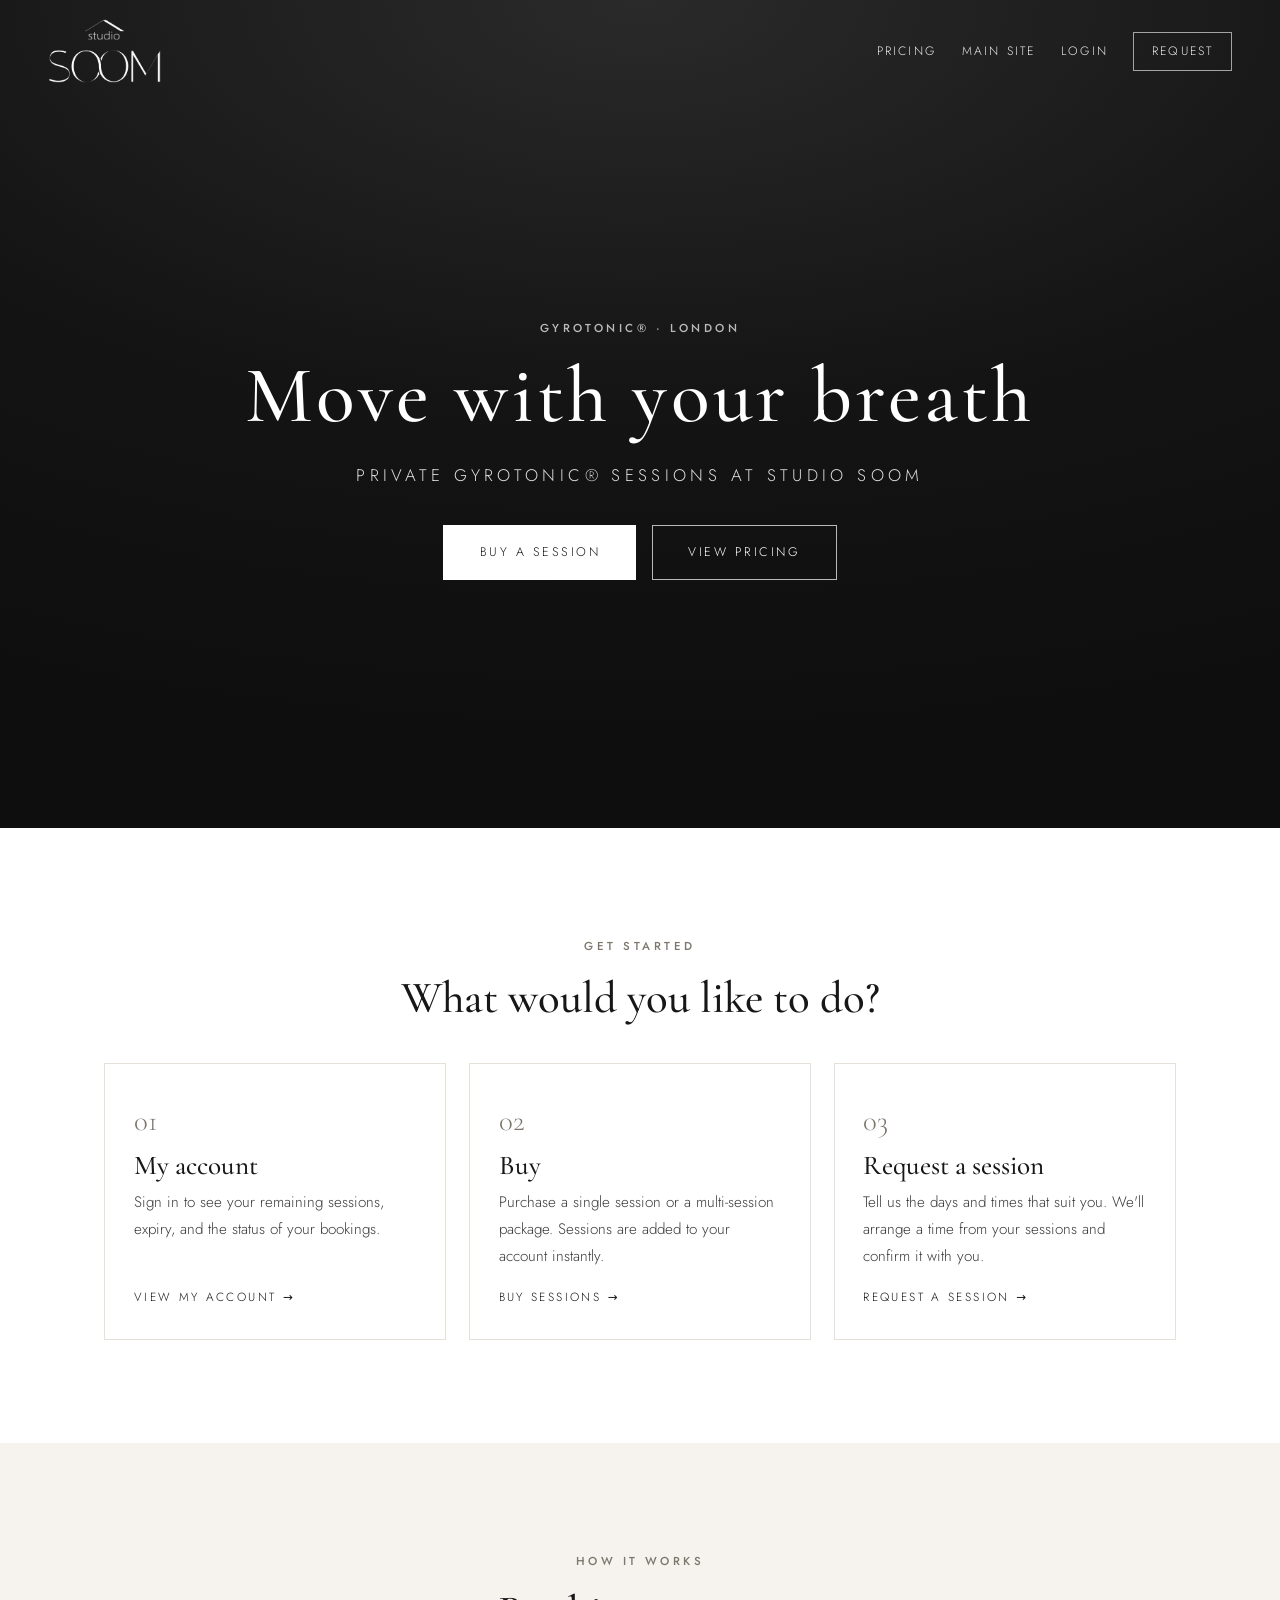
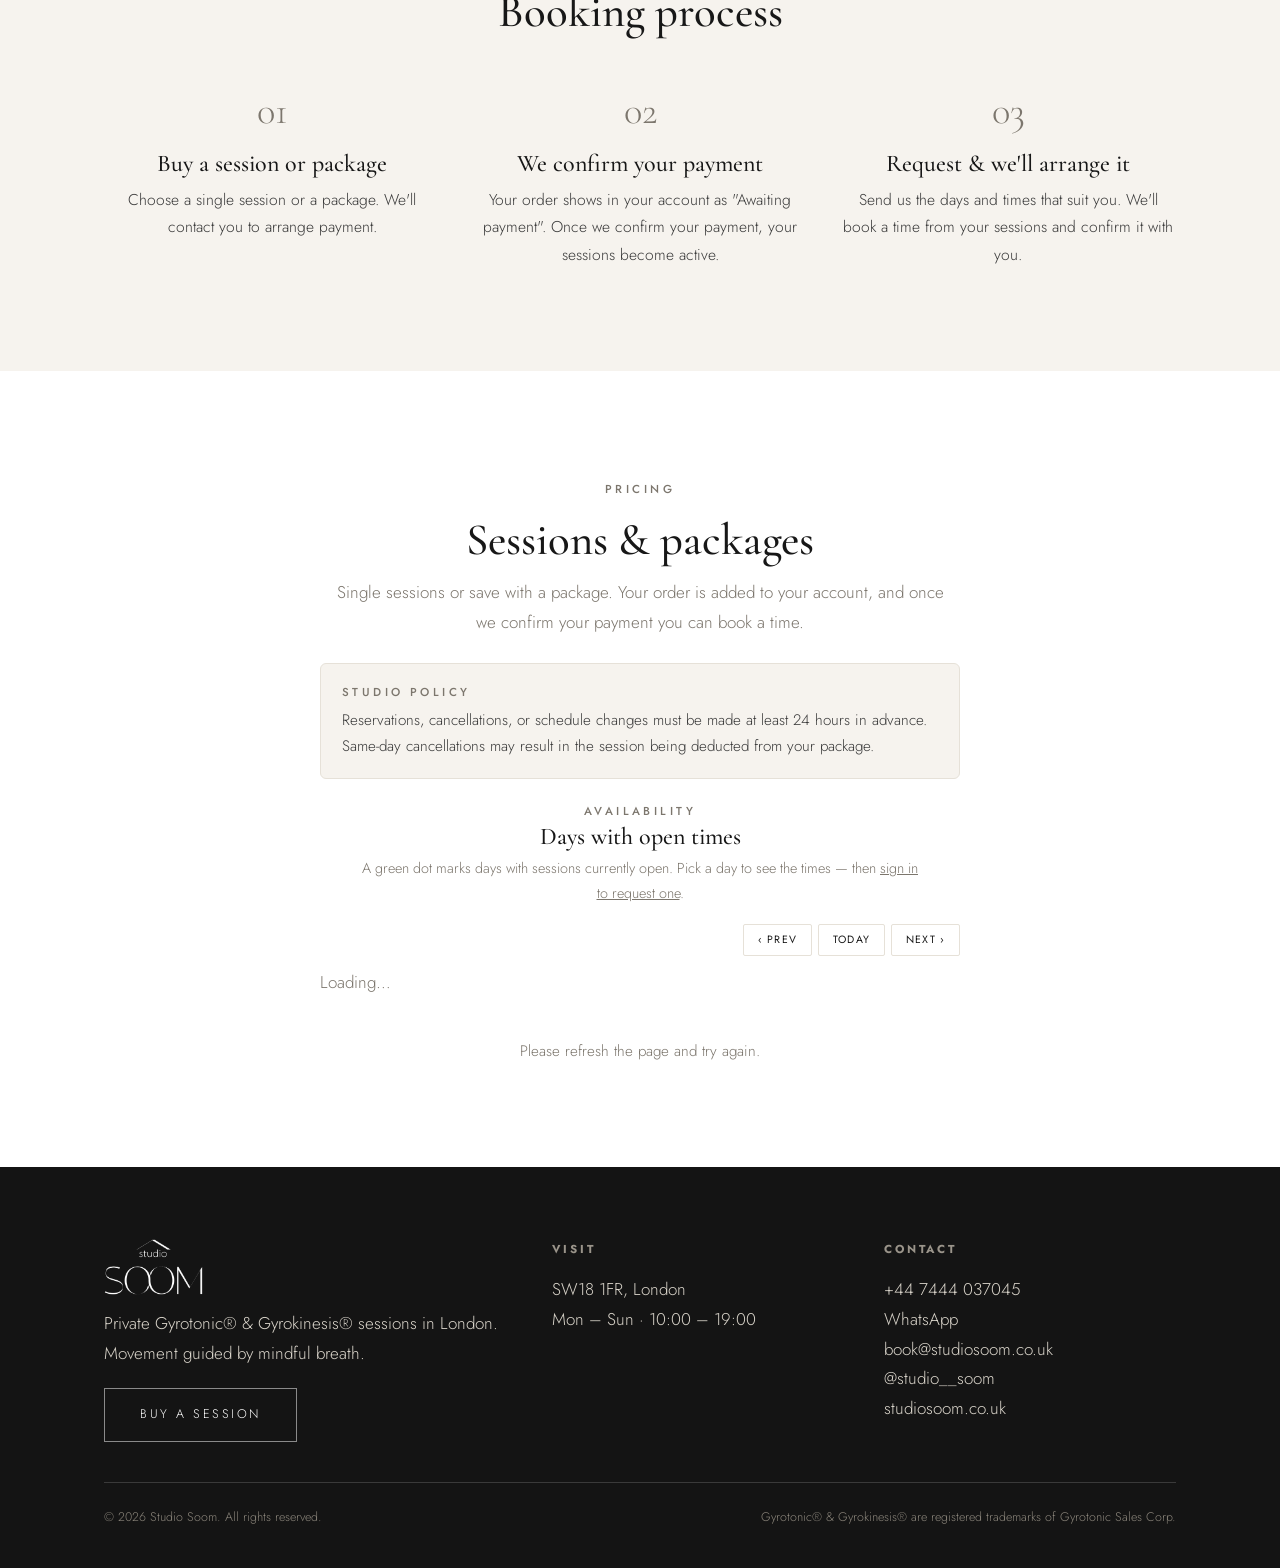
<file: index.html>
<!DOCTYPE html>
<html lang="en">
<head>
<meta charset="UTF-8" />
<meta name="viewport" content="width=device-width, initial-scale=1.0" />
<title>Studio Soom — Gyrotonic® Sessions in London</title>
<meta name="description" content="Studio Soom — private Gyrotonic® sessions in London. Buy a single session or a package, then book your time. Track your remaining sessions in your account." />
<link rel="preconnect" href="https://fonts.googleapis.com" />
<link rel="preconnect" href="https://fonts.gstatic.com" crossorigin />
<link href="https://fonts.googleapis.com/css2?family=Cormorant+Garamond:wght@400;500;600&family=Jost:wght@300;400;500&display=swap" rel="stylesheet" />
<style>
  :root{
    --ink:#171717; --ink-soft:#3a3a3a; --muted:#7c766d; --bg:#ffffff; --bg-warm:#f6f3ee;
    --bg-dark:#141414; --line:#e6e1d8; --font-display:'Cormorant Garamond',Georgia,serif;
    --font-ui:'Jost',system-ui,sans-serif; --ease:cubic-bezier(.22,.61,.36,1);
  }
  *{box-sizing:border-box;margin:0;padding:0;}
  html{scroll-behavior:smooth;}
  body{font-family:var(--font-ui);font-weight:300;color:var(--ink);background:var(--bg);line-height:1.75;font-size:17px;}
  a{color:inherit;text-decoration:none;}
  h1,h2,h3{font-family:var(--font-display);font-weight:500;line-height:1.12;}
  .wrap{max-width:1120px;margin:0 auto;padding:0 1.5rem;}
  .eyebrow{font-size:.72rem;font-weight:500;letter-spacing:.3em;text-transform:uppercase;color:var(--muted);display:inline-block;margin-bottom:1rem;}
  .section{padding:clamp(3.5rem,8vw,6.5rem) 0;}
  .section--warm{background:var(--bg-warm);}
  .center{text-align:center;}
  .nav{position:fixed;top:0;left:0;right:0;z-index:100;display:flex;align-items:center;justify-content:space-between;padding:1.2rem clamp(1.5rem,4vw,3rem);transition:background .4s var(--ease),box-shadow .4s var(--ease);}
  .nav__logo{font-family:var(--font-display);font-size:1.5rem;font-weight:600;letter-spacing:.04em;color:#fff;transition:color .4s;}
  .nav__links{display:flex;gap:1.6rem;align-items:center;}
  .nav__links a{font-size:.76rem;letter-spacing:.18em;text-transform:uppercase;color:rgba(255,255,255,.9);}
  .nav__links a.book{border:1px solid rgba(255,255,255,.6);padding:.5rem 1.1rem;}
  .nav--scrolled{background:rgba(255,255,255,.95);backdrop-filter:blur(10px);box-shadow:0 1px 0 var(--line);}
  .nav--scrolled .nav__logo{color:var(--ink);} .nav--scrolled .nav__links a{color:var(--ink);} .nav--scrolled .nav__links a.book{border-color:var(--ink);}
  .nav__logo{display:flex;align-items:center;} .nav__logo img{height:64px;display:block;width:auto;}
  .nav__logo .logo-dk{display:none;}
  .nav--scrolled .nav__logo .logo-lt{display:none;} .nav--scrolled .nav__logo .logo-dk{display:block;}
  .hero{position:relative;min-height:92vh;display:flex;align-items:center;justify-content:center;text-align:center;color:#fff;background:radial-gradient(120% 90% at 50% 0%,#2a2a2a 0%,#141414 55%,#0e0e0e 100%);overflow:hidden;}
  /* 想放形象照:打開下行、換成你的圖片網址
  .hero{background:linear-gradient(rgba(0,0,0,.45),rgba(0,0,0,.55)),url('YOUR_PHOTO_URL') center/cover;} */
  .hero__inner{position:relative;z-index:2;max-width:880px;padding:6rem 1.5rem 2rem;}
  .hero__title{font-size:clamp(2.6rem,6.4vw,5rem);letter-spacing:.04em;line-height:1.05;}
  .hero__sub{font-family:var(--font-ui);font-weight:300;font-size:clamp(.85rem,1.6vw,1.05rem);letter-spacing:.26em;text-transform:uppercase;margin-top:1.4rem;color:rgba(255,255,255,.85);}
  .hero__cta{margin-top:2.2rem;display:flex;gap:1rem;justify-content:center;flex-wrap:wrap;}
  .btn{display:inline-block;font-family:var(--font-ui);font-size:.78rem;letter-spacing:.2em;text-transform:uppercase;padding:.95rem 2.2rem;border:1px solid currentColor;background:transparent;color:inherit;cursor:pointer;transition:.3s var(--ease);}
  .btn:hover{transform:translateY(-2px);}
  .hero .btn{color:#fff;border-color:rgba(255,255,255,.7);} .hero .btn--solid{background:#fff;color:var(--ink);border-color:#fff;}
  .btn--solid{background:var(--ink);color:#fff;border-color:var(--ink);} .btn--solid:hover{background:transparent;color:var(--ink);}
  .actions{display:grid;grid-template-columns:repeat(3,1fr);gap:1.4rem;margin-top:2.5rem;}
  .action{display:flex;flex-direction:column;align-items:flex-start;text-align:left;border:1px solid var(--line);background:#fff;padding:2rem 1.8rem;transition:transform .4s var(--ease),box-shadow .4s var(--ease);cursor:pointer;}
  .action:hover{transform:translateY(-4px);box-shadow:0 18px 40px -28px rgba(0,0,0,.4);}
  .action__n{font-family:var(--font-display);font-size:1.8rem;color:var(--muted);}
  .action h3{font-size:1.7rem;margin:.3rem 0 .5rem;} .action p{color:var(--ink-soft);font-size:.95rem;flex:1;}
  .action .go{margin-top:1.1rem;font-size:.74rem;letter-spacing:.2em;text-transform:uppercase;color:var(--ink);} .action .go::after{content:" →";}
  .steps{display:grid;grid-template-columns:repeat(3,1fr);gap:2rem;margin-top:2.5rem;}
  .step__n{font-family:var(--font-display);font-size:2.4rem;color:var(--muted);}
  .step h3{font-size:1.5rem;margin:.4rem 0 .5rem;} .step p{color:var(--ink-soft);font-size:.98rem;}
  .cards{display:grid;grid-template-columns:repeat(auto-fit,minmax(250px,1fr));gap:1.4rem;margin-top:2.5rem;}
  .card{border:1px solid var(--line);padding:2rem 1.8rem;background:var(--bg);display:flex;flex-direction:column;transition:transform .4s var(--ease),box-shadow .4s var(--ease);}
  .section--warm .card{background:#fff;}
  .card:hover{transform:translateY(-4px);box-shadow:0 18px 40px -28px rgba(0,0,0,.4);}
  .card h3{font-size:1.7rem;margin-bottom:.3rem;} .card .meta{font-size:.8rem;letter-spacing:.06em;text-transform:uppercase;color:var(--muted);}
  .card .price{font-family:var(--font-display);font-size:2.4rem;margin:.6rem 0;} .card .price small{font-family:var(--font-ui);font-size:.78rem;letter-spacing:.08em;color:var(--muted);text-transform:uppercase;}
  .card .desc{color:var(--ink-soft);font-size:.95rem;flex:1;} .card .btn{margin-top:1.4rem;text-align:center;}
  .muted{color:var(--muted);} .loading{color:var(--muted);font-size:.95rem;}
  .footer{background:var(--bg-dark);color:#d9d4ca;padding:clamp(3rem,6vw,4.5rem) 0 2.4rem;}
  .footer__grid{display:grid;grid-template-columns:1.4fr 1fr 1fr;gap:2.5rem;}
  .footer__logo{font-family:var(--font-display);font-size:1.8rem;color:#fff;margin-bottom:.7rem;}
  .footer h4{font-family:var(--font-ui);font-size:.72rem;letter-spacing:.24em;text-transform:uppercase;color:#9a948a;margin-bottom:1rem;}
  .footer a{color:#d9d4ca;} .footer a:hover{color:#fff;}
  .footer__bottom{margin-top:2.5rem;padding-top:1.5rem;border-top:1px solid rgba(255,255,255,.16);font-size:.78rem;color:#8a847a;display:flex;justify-content:space-between;flex-wrap:wrap;gap:.6rem;}
  @media(max-width:820px){ .nav__links a:not(.book):not(.login-lnk){display:none;} .nav__links{gap:1.1rem;} .actions,.steps,.footer__grid{grid-template-columns:1fr;gap:1.3rem;} }
  /* 小螢幕手機:縮小 LOGO 與間距,避免 LOGO 和 Login 擠在一起(360px 寬也留得出空隙) */
  @media(max-width:480px){ .nav{padding:.9rem 1rem;} .nav__logo img{height:46px;} .nav__links{gap:.9rem;} .nav__links a.book{padding:.45rem .85rem;} }
  /* 公開空堂日曆(首頁) */
  .avail-wrap{max-width:640px;margin:1.4rem auto 0;}
  .cal-nav-row{display:flex;align-items:center;justify-content:space-between;margin:.2rem 0 .8rem;flex-wrap:wrap;gap:.5rem;}
  .cal-btn{font-family:var(--font-ui);font-size:.66rem;letter-spacing:.12em;text-transform:uppercase;padding:.45rem .85rem;border:1px solid var(--line);background:#fff;cursor:pointer;color:var(--ink);border-radius:2px;}
  .cal-btn:hover{border-color:var(--ink);}
  .cal{display:grid;grid-template-columns:repeat(7,1fr);gap:4px;}
  .cal .dow{font-size:.6rem;letter-spacing:.06em;text-transform:uppercase;color:var(--muted);text-align:center;padding:.3rem 0;}
  .cell{min-height:52px;border:1px solid var(--line);background:#fff;border-radius:3px;padding:.3rem;font-size:.72rem;cursor:pointer;transition:background .2s;display:flex;flex-direction:column;align-items:center;gap:.25rem;}
  .cell:hover{background:var(--bg-warm);}
  .cell.empty{background:transparent;border-color:transparent;cursor:default;}
  .cell.today{outline:2px solid var(--ink);outline-offset:-2px;}
  .cell.sel{background:var(--ink);color:#fff;}
  .cell.none{color:#cfc9bf;cursor:default;} .cell.none:hover{background:#fff;}
  .cell .dnum{font-weight:500;}
  .cdot{width:6px;height:6px;border-radius:50%;background:#2f6b46;} .cell.sel .cdot{background:#fff;}
  .avail-chip{font-size:.74rem;padding:.32rem .75rem;border:1px solid var(--line);border-radius:100px;background:var(--bg-warm);color:var(--ink-soft);}
</style>
</head>
<body>

<nav class="nav" id="nav">
  <a href="./index.html" class="nav__logo" aria-label="Studio Soom"><img class="logo-lt" src="./assets/soom-logo.png" alt="Studio Soom" /><img class="logo-dk" src="./assets/soom-logo-dark.png" alt="Studio Soom" /></a>
  <div class="nav__links">
    <a href="#products">Pricing</a>
    <a href="https://studiosoom.co.uk/">Main site</a>
    <a href="./booking/index.html" class="login-lnk">Login</a>
    <a href="./booking/index.html#whatson" class="book">Request</a>
  </div>
</nav>

<header class="hero">
  <div class="hero__inner">
    <div class="eyebrow" style="color:rgba(255,255,255,.7)">Gyrotonic® · London</div>
    <h1 class="hero__title">Move with your breath</h1>
    <p class="hero__sub">Private Gyrotonic® sessions at Studio Soom</p>
    <div class="hero__cta">
      <a href="./booking/index.html#buy" class="btn btn--solid">Buy a session</a>
      <a href="#products" class="btn">View pricing</a>
    </div>
  </div>
</header>

<div id="announce" class="wrap"></div>

<!-- 功能按鈕 -->
<section class="section">
  <div class="wrap center">
    <span class="eyebrow">Get started</span>
    <h2 style="font-size:clamp(1.9rem,4vw,2.8rem)">What would you like to do?</h2>
    <div class="actions">
      <div class="action" onclick="location.href='./booking/index.html'">
        <div class="action__n">01</div><h3>My account</h3>
        <p>Sign in to see your remaining sessions, expiry, and the status of your bookings.</p>
        <span class="go">View my account</span>
      </div>
      <div class="action" onclick="location.href='./booking/index.html#buy'">
        <div class="action__n">02</div><h3>Buy</h3>
        <p>Purchase a single session or a multi-session package. Sessions are added to your account instantly.</p>
        <span class="go">Buy sessions</span>
      </div>
      <div class="action" onclick="location.href='./booking/index.html#whatson'">
        <div class="action__n">03</div><h3>Request a session</h3>
        <p>Tell us the days and times that suit you. We'll arrange a time from your sessions and confirm it with you.</p>
        <span class="go">Request a session</span>
      </div>
    </div>
  </div>
</section>

<!-- 流程說明 -->
<section class="section section--warm center">
  <div class="wrap">
    <span class="eyebrow">How it works</span>
    <h2 style="font-size:clamp(1.9rem,4vw,2.8rem)">Booking process</h2>
    <div class="steps">
      <div class="step"><div class="step__n">01</div><h3>Buy a session or package</h3><p>Choose a single session or a package. We'll contact you to arrange payment.</p></div>
      <div class="step"><div class="step__n">02</div><h3>We confirm your payment</h3><p>Your order shows in your account as "Awaiting payment". Once we confirm your payment, your sessions become active.</p></div>
      <div class="step"><div class="step__n">03</div><h3>Request &amp; we'll arrange it</h3><p>Send us the days and times that suit you. We'll book a time from your sessions and confirm it with you.</p></div>
    </div>
  </div>
</section>

<!-- 產品(單堂 + 套餐) -->
<section class="section" id="products">
  <div class="wrap">
    <div class="center"><span class="eyebrow">Pricing</span>
    <h2 style="font-size:clamp(1.9rem,4vw,2.8rem)">Sessions &amp; packages</h2>
    <p class="muted" style="max-width:620px;margin:.8rem auto 0">Single sessions or save with a package. Your order is added to your account, and once we confirm your payment you can book a time.</p></div>
    <div style="max-width:640px;margin:1.6rem auto 0;padding:1.1rem 1.3rem;background:var(--bg-warm);border:1px solid var(--line);border-radius:6px;">
      <div class="eyebrow" style="margin-bottom:.4rem;display:block;">Studio Policy</div>
      <p style="font-size:.95rem;color:var(--ink-soft);line-height:1.7;margin:0;">Reservations, cancellations, or schedule changes must be made at least 24 hours in advance. Same-day cancellations may result in the session being deducted from your package.</p>
    </div>
    <!-- 公開空堂日曆(所有課程)-->
    <div class="avail-wrap">
      <div class="center" style="margin-bottom:.2rem;"><span class="eyebrow" style="display:block;margin-bottom:.2rem;">Availability</span>
      <h3 style="font-size:1.5rem;">Days with open times</h3>
      <p class="muted" style="font-size:.9rem;max-width:560px;margin:.3rem auto 1.1rem;">A green dot marks days with sessions currently open. Pick a day to see the times — then <a href="./booking/index.html#whatson" style="text-decoration:underline;">sign in to request one</a>.</p></div>
      <div class="cal-nav-row">
        <span id="la-title" class="muted" style="font-size:.95rem;"></span>
        <div style="display:flex;gap:.4rem;"><button class="cal-btn" onclick="laMove(-1)">‹ Prev</button><button class="cal-btn" onclick="laToday()">Today</button><button class="cal-btn" onclick="laMove(1)">Next ›</button></div>
      </div>
      <div class="cal" id="la-cal"></div>
      <div id="la-day" class="center" style="margin-top:1.1rem;"></div>
    </div>
    <div class="cards" id="products-list"><p class="loading center" style="grid-column:1/-1">Loading…</p></div>
  </div>
</section>

<footer class="footer">
  <div class="wrap">
    <div class="footer__grid">
      <div>
        <img src="./assets/soom-logo.png" alt="Studio Soom" style="height:56px;width:auto;display:block;margin-bottom:.9rem;" />
        <p>Private Gyrotonic® &amp; Gyrokinesis® sessions in London. Movement guided by mindful breath.</p>
        <a href="./booking/index.html#buy" class="btn" style="margin-top:1.2rem;color:#fff;border-color:rgba(255,255,255,.5)">Buy a session</a>
      </div>
      <div><h4>Visit</h4><p>SW18 1FR, London<br />Mon – Sun · 10:00 – 19:00</p></div>
      <div><h4>Contact</h4><p><a href="tel:+447444037045">+44 7444 037045</a><br /><a href="https://wa.me/447444037045">WhatsApp</a><br /><a href="mailto:book@studiosoom.co.uk">book@studiosoom.co.uk</a><br /><a href="https://www.instagram.com/studio__soom">@studio__soom</a><br /><a href="https://studiosoom.co.uk/">studiosoom.co.uk</a></p></div>
    </div>
    <div class="footer__bottom">
      <span>© <span id="year"></span> Studio Soom. All rights reserved.</span>
      <span>Gyrotonic® &amp; Gyrokinesis® are registered trademarks of Gyrotonic Sales Corp.</span>
    </div>
  </div>
</footer>

<script>
const API_URL = "https://script.google.com/macros/s/AKfycbwchwnEWj_TBMrx6Qj1HxilpTz5YZy1_pyqqrL7Fh3XdydX5H0wlsDpVhjpJkSf7rS6/exec";
const CURRENCY = "£";
document.getElementById('year').textContent = new Date().getFullYear();
var nav = document.getElementById('nav');
function onScroll(){ if(window.scrollY>40) nav.classList.add('nav--scrolled'); else nav.classList.remove('nav--scrolled'); }
window.addEventListener('scroll', onScroll, {passive:true}); onScroll();
// 唯讀動作才自動重試(連線層失敗時),避免重複送出改資料的請求
var RETRYABLE_ACTIONS=["getServices","getTimeSlots","getMonthAvailability","getPackageProducts","getAnnouncements","checkMember","getMyAccount","getCalendarBookings","adminListBookingRequests","adminListAnnouncements","adminListSettings","adminListPackages","adminListPackageProducts","adminListPackageOrders","adminListServices","adminListTimeSlots"];
async function api(p){
  var attempts=(p&&RETRYABLE_ACTIONS.indexOf(p.action)!==-1)?3:1;
  var lastErr;
  for(var i=0;i<attempts;i++){
    try{
      var r=await fetch(API_URL,{method:"POST",headers:{"Content-Type":"text/plain;charset=utf-8"},body:JSON.stringify(p)});
      if(!r.ok) throw new Error("HTTP "+r.status);
      var d=JSON.parse(await r.text());
      // GAS 轉址怪癖(行動網路偶發):POST 的結果被 GET 誤觸 doGet 取代 → 視同連線失敗重試,不外洩給使用者
      if(d&&d.error==="Please use POST") throw new Error("transport-get");
      return d;
    }catch(e){ lastErr=e; if(i<attempts-1) await new Promise(function(res){ setTimeout(res,500*(i+1)); }); }
  }
  throw lastErr;
}
function esc(s){ return String(s==null?"":s).replace(/[&<>"']/g,function(c){return {"&":"&amp;","<":"&lt;",">":"&gt;",'"':"&quot;","'":"&#39;"}[c];}); }
function catOf(x){ return x.category==="group"?"group":(x.category==="mixed"?"mixed":"individual"); }
// 三段分類:method(方法)→ category(格式)→ delivery(模式,徽章);缺欄位時名稱偵測 fallback
function methodOf(x){
  if(x.method==="gyrotonic"||x.method==="gyrokinesis"||x.method==="cross") return x.method;
  var n=String(x.name||"").toLowerCase();
  if(n.indexOf("gyrokinesis")!==-1) return "gyrokinesis";
  if(n.indexOf("gyrotonic")!==-1) return "gyrotonic";
  return "other";
}
function isOnline(x){ return x.delivery==="online"||x.has_online===true||/online/i.test(String(x.name||"")); }
// 類別標籤(Private 1:1 / Group / Private + Group)
var CAT_LABEL={individual:"Private 1:1",group:"Group",mixed:"Private + Group"};
function catTag(cat){
  var st=cat==="mixed"?"background:var(--warn);color:#fff;":cat==="group"?"background:var(--ink);color:#fff;":"background:var(--bg-warm);color:var(--ink-soft);border:1px solid var(--line);";
  return '<span style="font-size:.6rem;font-weight:500;letter-spacing:.12em;text-transform:uppercase;padding:3px 10px;border-radius:100px;white-space:nowrap;'+st+'">'+(CAT_LABEL[cat]||"")+'</span>';
}
function onlineTag(){ return '<span style="font-size:.6rem;font-weight:500;letter-spacing:.12em;text-transform:uppercase;padding:3px 10px;border-radius:100px;white-space:nowrap;background:var(--warn-bg);color:var(--warn);border:1px solid var(--warn);">Online</span>'; }
function fmtMoney(v){ v=Number(v)||0; return (v%1===0)?String(v):v.toFixed(2); }
// 數量階梯排序:單堂在前,套餐依堂數遞增
function ladder(a){ return a.slice().sort(function(x,y){ return ((x.kind==="single"?0:1)-(y.kind==="single"?0:1))||((Number(x.total_sessions)||1)-(Number(y.total_sessions)||1))||(Number(x.price)-Number(y.price)); }); }
function homeCard(item){
  var isPkg=item.kind==="package";
  var accent=item.cat==="group"?"var(--muted)":item.cat==="mixed"?"var(--warn)":"var(--ink)";
  var body=isPkg?((item.items||[]).map(function(it){return it.qty+" × "+esc(it.course_name);}).join(", ")):esc(item.description||"");
  // 套餐照參考站樣式:總價 + (每堂均價)
  var price;
  if(isPkg){
    var per=(Number(item.total_sessions)>1&&Number(item.price)>0)?(Number(item.price)/Number(item.total_sessions)):0;
    price=CURRENCY+fmtMoney(item.price)+(per?('<small> ('+CURRENCY+fmtMoney(per)+' / session)</small>'):'');
  } else {
    price=CURRENCY+fmtMoney(item.price)+'<small> / session</small>';
  }
  var metaBits=[];
  if(isPkg&&item.total_sessions) metaBits.push(esc(item.total_sessions)+' sessions');
  if(isPkg&&item.valid_days) metaBits.push("Valid for "+esc(String(item.valid_days))+" days");
  var vlabel=metaBits.length?('<div class="meta">'+metaBits.join(' · ')+'</div>'):"";
  var tags='<div style="display:flex;gap:4px;flex-wrap:wrap;margin-bottom:.5rem;">'+catTag(item.cat)+(isOnline(item)?onlineTag():"")+'</div>';
  return '<div class="card" style="border-top:3px solid '+accent+'">'+tags+'<h3>'+esc(item.name)+'</h3>'+vlabel+
    '<div class="price">'+price+'</div>'+
    '<div class="desc">'+body+'</div>'+
    '<a href="./booking/index.html#buy" class="btn btn--solid">Buy</a></div>';
}
// 子分類列(分隔線 + 小標):無項目時不渲染;label 留空只出卡片
function homeSub(label,items){
  if(!items.length) return "";
  var head=label?('<div style="grid-column:1/-1;display:flex;align-items:center;gap:.7rem;margin:.2rem 0 -.6rem;"><span style="font-size:.68rem;letter-spacing:.22em;text-transform:uppercase;color:var(--muted);white-space:nowrap;">'+label+'</span><span style="flex:1;height:1px;background:var(--line);"></span></div>'):"";
  return head+ladder(items).map(homeCard).join('');
}
// 大分類(Single Sessions / Packages),內含子分類
function homeSection(title,sub,band,tColor,sColor,subs){
  var inner=subs.map(function(s){return homeSub(s[0],s[1]);}).join('');
  if(!inner) return "";
  return '<div style="grid-column:1/-1;'+band+'border-radius:6px;padding:.8rem 1.1rem;margin:1.4rem 0 .2rem;"><div style="font-family:\'Cormorant Garamond\',Georgia,serif;font-size:1.6rem;line-height:1.1;color:'+tColor+'">'+title+'</div><div style="font-size:.8rem;color:'+sColor+'">'+sub+'</div></div>'+inner;
}
async function loadProducts(){
  const el=document.getElementById("products-list");
  try{
    const cs=await api({action:"getServices"}); const singles=(cs&&cs.services)||[];
    const d=await api({action:"getPackageProducts"}); const list=(d&&d.products)||[];
    const sList=singles.map(function(s){return {kind:"single",cat:catOf(s),mth:methodOf(s),id:s.id,name:s.name,price:s.price,description:s.description,delivery:s.delivery};});
    const pList=list.map(function(p){return {kind:"package",cat:catOf(p),mth:methodOf(p),id:p.id,name:p.name,price:p.price,valid_days:p.valid_days,valid_label:p.valid_label,total_sessions:p.total_sessions,items:p.items,description:p.description,has_online:p.has_online};});
    const all=sList.concat(pList);
    // 第一層:方法;第二層:格式;模式用徽章;跨方法/跨格式套餐 → Combination
    const isCombo=function(x){return x.cat==="mixed"||x.mth==="cross";};
    const main=all.filter(function(x){return !isCombo(x);}), combo=all.filter(isCombo);
    const BANDS=[
      ["gyrotonic","Gyrotonic®","Equipment-based movement — private in-studio sessions","background:var(--ink);color:#fff;","#fff","#b9b2a6"],
      ["gyrokinesis","Gyrokinesis®","Mat-based movement — private, group and online classes","background:var(--bg-warm);border:1px solid var(--line);","var(--ink)","var(--muted)"],
      ["other","Other sessions","","background:var(--bg-warm);border:1px solid var(--line);","var(--ink)","var(--muted)"]
    ];
    let html="";
    BANDS.forEach(function(b){
      const items=main.filter(function(x){return x.mth===b[0];}); if(!items.length) return;
      html+=homeSection(b[1],b[2],b[3],b[4],b[5],
        [["Private 1:1",items.filter(function(x){return x.cat==="individual";})],["Group classes",items.filter(function(x){return x.cat==="group";})]]);
    });
    if(combo.length) html+=homeSection("Combination packages","One package, several class types — book any of its sessions","background:var(--warn-bg);border:1px solid var(--warn);","var(--warn)","var(--warn)",
      [["",combo]]);
    el.innerHTML = html || '<p class="loading center" style="grid-column:1/-1">Pricing is being updated — please contact us.</p>';
  }catch(e){ el.innerHTML='<p class="loading center" style="grid-column:1/-1">Please refresh the page and try again.</p>'; }
}
loadProducts();
// 公告(管理員輸入的休假 / 活動)→ 顧客頁顯示
async function loadAnnouncements(){
  try{
    const d=await api({action:"getAnnouncements"}); const list=(d&&d.announcements)||[];
    const el=document.getElementById("announce"); if(!el) return;
    if(!list.length){ el.innerHTML=""; return; }
    el.innerHTML='<div style="margin-top:1.6rem;display:flex;flex-direction:column;gap:.6rem;">'+list.map(function(a){
      var c=a.type==="holiday"?["#f3e3e0","#9a4a3c"]:a.type==="event"?["#e8efe9","#2f6b46"]:["#f6efe0","#8a6d1f"];
      return '<div style="background:'+c[0]+';color:'+c[1]+';border:1px solid '+c[1]+';border-radius:6px;padding:.75rem 1.1rem;font-size:.92rem;line-height:1.55;">'+(a.title?('<b>'+esc(a.title)+'</b> — '):'')+esc(a.message)+'</div>';
    }).join('')+'</div>';
  }catch(e){}
}
loadAnnouncements();

// ── 公開空堂日曆(所有課程;沿用公開 getMonthAvailability / getTimeSlots)──
var LA_MONTHS=["January","February","March","April","May","June","July","August","September","October","November","December"];
var LA_DOW=["Mon","Tue","Wed","Thu","Fri","Sat","Sun"];
var laY=null, laM=0, laAvail={}, laSel="", laSvc={}, laSvcLoaded=false;
function laPad(n){ return String(n).padStart(2,"0"); }
function laTodayStr(){ var d=new Date(); return d.getFullYear()+"-"+laPad(d.getMonth()+1)+"-"+laPad(d.getDate()); }
function laFmt(ds){ try{ return new Date(ds+"T00:00:00").toLocaleDateString("en-GB",{weekday:"long",day:"numeric",month:"long",year:"numeric"}); }catch(e){ return ds; } }
async function laLoad(){
  if(laY==null){ var t=new Date(); laY=t.getFullYear(); laM=t.getMonth(); }
  if(!laSvcLoaded){ try{ var sd=await api({action:"getServices"}); ((sd&&sd.services)||[]).forEach(function(s){ laSvc[String(s.id)]=s.name; }); }catch(e){} laSvcLoaded=true; }
  await laLoadMonth();
}
async function laLoadMonth(){
  var last=new Date(laY,laM+1,0).getDate();
  var from=laY+"-"+laPad(laM+1)+"-01", to=laY+"-"+laPad(laM+1)+"-"+laPad(last);
  var cal=document.getElementById("la-cal"); if(cal) cal.innerHTML='<p class="muted" style="grid-column:1/-1">Loading…</p>';
  try{ var d=await api({action:"getMonthAvailability",from:from,to:to}); laAvail=(d&&d.days)||{}; }catch(e){ laAvail={}; }
  laRenderCal();
}
function laRenderCal(){
  var t=document.getElementById("la-title"); if(t) t.textContent=LA_MONTHS[laM]+" "+laY;
  var startOffset=(new Date(laY,laM,1).getDay()+6)%7, daysIn=new Date(laY,laM+1,0).getDate(), today=laTodayStr();
  var html=LA_DOW.map(function(d){return '<div class="dow">'+d+'</div>';}).join("");
  for(var i=0;i<42;i++){
    var dayNum=i-startOffset+1;
    if(dayNum<1||dayNum>daysIn){ html+='<div class="cell empty"></div>'; continue; }
    var ds=laY+"-"+laPad(laM+1)+"-"+laPad(dayNum), past=ds<today, open=laAvail[ds]||0;
    var cls=["cell"]; if(ds===today)cls.push("today"); if(ds===laSel)cls.push("sel"); if(past)cls.push("none");
    var dot=(!past&&open>0)?'<span class="cdot"></span>':'';
    var click=past?'':' onclick="laSelectDay(\''+ds+'\')"';
    html+='<div class="'+cls.join(" ")+'"'+click+'><span class="dnum">'+dayNum+'</span>'+dot+'</div>';
  }
  var c=document.getElementById("la-cal"); if(c) c.innerHTML=html;
}
function laMove(delta){ laM+=delta; if(laM<0){laM=11;laY--;} if(laM>11){laM=0;laY++;} laLoadMonth(); }
function laToday(){ var t=new Date(); laY=t.getFullYear(); laM=t.getMonth(); laLoadMonth(); }
async function laSelectDay(ds){
  laSel=ds; laRenderCal();
  var el=document.getElementById("la-day"); if(el) el.innerHTML='<p class="muted">Loading…</p>';
  var slots=[]; try{ var d=await api({action:"getTimeSlots",date:ds}); slots=(d&&d.slots)||[]; }catch(e){}
  if(!el) return;
  if(!slots.length){ el.innerHTML='<p class="muted" style="font-size:.9rem;">No open times on '+esc(laFmt(ds))+'. Try another day.</p>'; return; }
  var groups={}, order=[];
  slots.forEach(function(s){ var k=s.service_id?String(s.service_id):"__any"; if(!groups[k]){ groups[k]=[]; order.push(k); } groups[k].push(s.time_slot); });
  var body=order.map(function(k){
    var label=k==="__any"?"Open to all courses":(laSvc[k]||"Course");
    return '<div style="margin-bottom:.7rem;"><div style="font-size:.8rem;color:var(--ink);font-weight:500;margin-bottom:.3rem;">'+esc(label)+'</div><div style="display:flex;flex-wrap:wrap;gap:.4rem;justify-content:center;">'+groups[k].map(function(t){return '<span class="avail-chip">'+esc(t)+'</span>';}).join("")+'</div></div>';
  }).join("");
  el.innerHTML='<div class="muted" style="font-size:.85rem;margin-bottom:.6rem;">Open on '+esc(laFmt(ds))+':</div>'+body+'<p style="margin-top:1.1rem;"><a href="./booking/index.html#whatson" class="btn btn--solid" style="font-size:.72rem;padding:.7rem 1.6rem;">Sign in to request a time</a></p>';
}
laLoad();
</script>
</body>
</html>
</file>
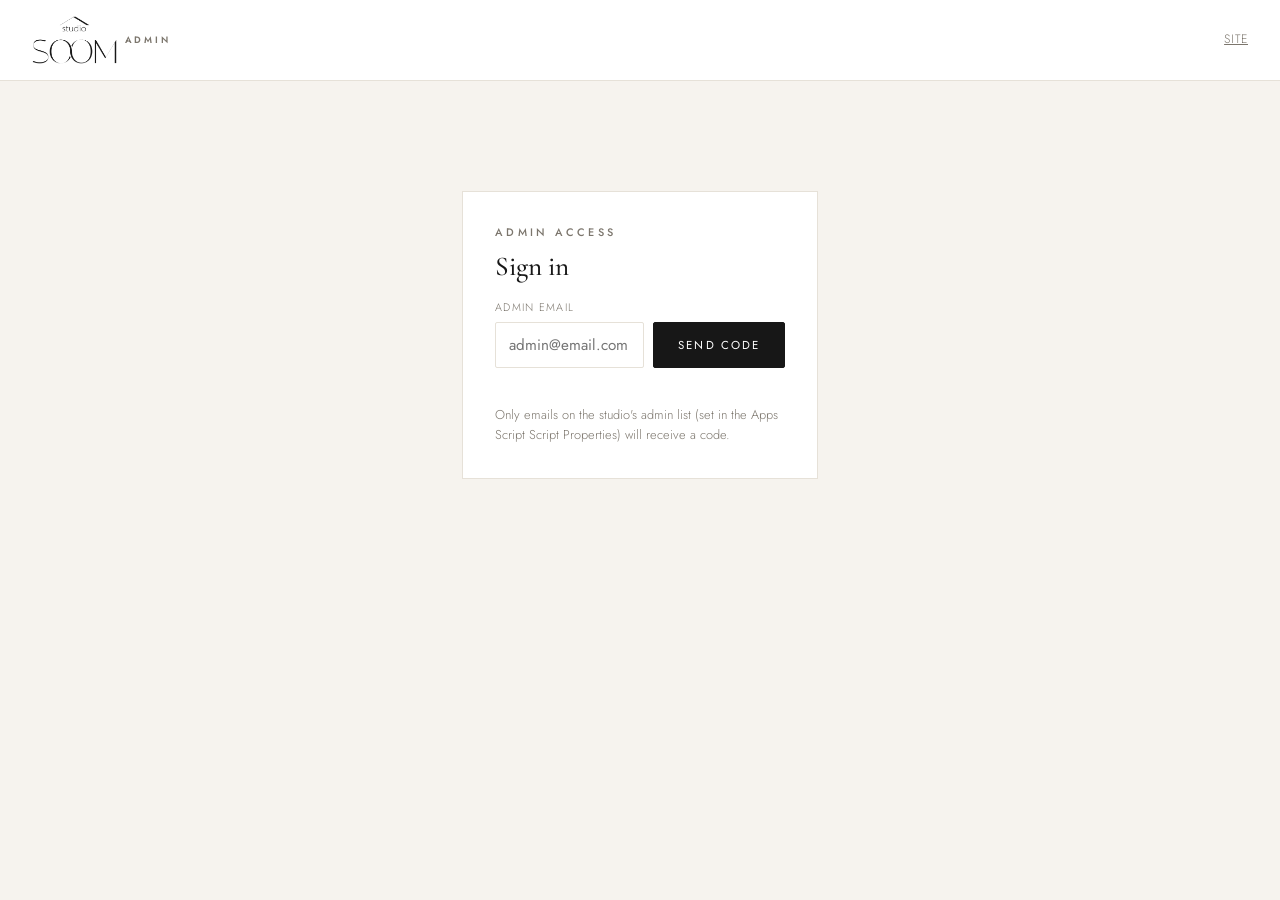
<file: admin/index.html>
<!DOCTYPE html>
<html lang="en">
<head>
<meta charset="UTF-8" />
<meta name="viewport" content="width=device-width, initial-scale=1.0" />
<meta name="robots" content="noindex" />
<title>Studio Soom — Admin Schedule</title>
<link rel="preconnect" href="https://fonts.googleapis.com" />
<link rel="preconnect" href="https://fonts.gstatic.com" crossorigin />
<link href="https://fonts.googleapis.com/css2?family=Cormorant+Garamond:wght@400;500;600&family=Jost:wght@300;400;500&display=swap" rel="stylesheet" />
<style>
  :root{
    --ink:#171717; --ink-soft:#3a3a3a; --muted:#7c766d; --bg:#ffffff; --bg-warm:#f6f3ee;
    --line:#e6e1d8; --ok:#2f6b46; --ok-bg:#e8efe9; --warn:#8a6d1f; --warn-bg:#f6efe0;
    --danger:#9a4a3c; --danger-bg:#f3e3e0; --pend:#6b6b6b; --pend-bg:#ececec;
    --font-display:'Cormorant Garamond',Georgia,serif; --font-ui:'Jost',system-ui,sans-serif;
    --ease:cubic-bezier(.22,.61,.36,1);
  }
  *{box-sizing:border-box;margin:0;padding:0;}
  body{font-family:var(--font-ui);font-weight:300;color:var(--ink);background:var(--bg-warm);font-size:15px;line-height:1.6;}
  h1,h2,h3{font-family:var(--font-display);font-weight:500;line-height:1.15;}
  a{color:inherit;}
  .topbar{display:flex;align-items:center;justify-content:space-between;padding:1rem clamp(1rem,4vw,2rem);background:#fff;border-bottom:1px solid var(--line);position:sticky;top:0;z-index:30;}
  .topbar .logo{font-family:var(--font-display);font-size:1.35rem;font-weight:600;display:flex;align-items:center;gap:.5rem;}
  .topbar .logo img{height:48px;width:auto;display:block;}
  .topbar .logo small{display:block;font-family:var(--font-ui);font-size:.58rem;letter-spacing:.3em;text-transform:uppercase;color:var(--muted);}
  .topbar .right{display:flex;gap:1rem;align-items:center;font-size:.76rem;letter-spacing:.08em;text-transform:uppercase;}
  .topbar button,.topbar a{background:none;border:none;color:var(--muted);font-family:inherit;font-size:inherit;letter-spacing:inherit;text-transform:inherit;cursor:pointer;}
  .topbar button:hover,.topbar a:hover{color:var(--ink);}
  .wrap{max-width:1080px;margin:0 auto;padding:clamp(1.4rem,4vw,2.4rem) clamp(1rem,4vw,2rem) 5rem;}
  .eyebrow{font-size:.68rem;font-weight:500;letter-spacing:.3em;text-transform:uppercase;color:var(--muted);display:block;margin-bottom:.6rem;}
  .panel{background:#fff;border:1px solid var(--line);padding:clamp(1.2rem,3vw,2rem);margin-bottom:1.3rem;}
  label{display:block;font-size:.68rem;letter-spacing:.12em;text-transform:uppercase;color:var(--muted);margin-bottom:.35rem;}
  input,select,textarea{width:100%;padding:.7rem .8rem;border:1px solid var(--line);background:#fff;font-family:inherit;font-size:.95rem;color:var(--ink);outline:none;margin-bottom:.9rem;border-radius:2px;}
  input:focus,select:focus,textarea:focus{border-color:var(--ink);}
  .btn{display:inline-block;font-family:var(--font-ui);font-size:.72rem;font-weight:400;letter-spacing:.18em;text-transform:uppercase;padding:.75rem 1.5rem;border:1px solid var(--ink);background:transparent;color:var(--ink);cursor:pointer;transition:.3s var(--ease);border-radius:2px;}
  .btn:hover{transform:translateY(-1px);}
  .btn--solid{background:var(--ink);color:#fff;} .btn--solid:hover{background:transparent;color:var(--ink);}
  .btn--danger{border-color:var(--danger);color:var(--danger);} .btn--danger:hover{background:var(--danger);color:#fff;}
  .btn--sm{padding:.4rem .8rem;font-size:.64rem;}
  .btn--block{width:100%;text-align:center;}
  .btn:disabled{opacity:.4;cursor:not-allowed;transform:none;}
  .row2{display:grid;grid-template-columns:1fr 1fr;gap:.8rem;} .row3{display:grid;grid-template-columns:1fr 1fr 1fr;gap:.8rem;}
  .verify-row{display:flex;gap:.6rem;} .verify-row input{flex:1;margin-bottom:0;}
  .status{font-size:.8rem;margin-top:.5rem;min-height:1em;} .status.err{color:var(--danger);} .status.ok{color:var(--ok);}
  .hidden{display:none!important;} .muted{color:var(--muted);}
  .login{max-width:420px;margin:8vh auto 0;}
  /* tabs */
  .tabs{display:flex;gap:.4rem;flex-wrap:wrap;margin-bottom:1.3rem;}
  .tab{font-size:.74rem;letter-spacing:.14em;text-transform:uppercase;padding:.6rem 1.1rem;border:1px solid var(--line);background:#fff;cursor:pointer;border-radius:2px;color:var(--muted);}
  .tab.active{background:var(--ink);color:#fff;border-color:var(--ink);}
  /* calendar */
  .cal-head{display:flex;align-items:center;justify-content:space-between;margin-bottom:1rem;}
  .cal-head h2{font-size:1.8rem;}
  .cal-nav{display:flex;gap:.5rem;}
  .legend{display:flex;gap:1rem;flex-wrap:wrap;font-size:.72rem;color:var(--muted);margin-bottom:1rem;}
  .legend span{display:inline-flex;align-items:center;gap:.35rem;}
  .dot{width:10px;height:10px;border-radius:2px;display:inline-block;}
  .dot.ok{background:var(--ok);} .dot.warn{background:var(--warn);} .dot.danger{background:var(--danger);} .dot.pend{background:var(--pend);}
  .cal{display:grid;grid-template-columns:repeat(7,1fr);gap:4px;}
  .cal .dow{font-size:.66rem;letter-spacing:.1em;text-transform:uppercase;color:var(--muted);text-align:center;padding:.3rem 0;}
  .cell{min-height:92px;border:1px solid var(--line);background:#fff;padding:.35rem;font-size:.7rem;cursor:pointer;transition:background .2s;overflow:hidden;}
  .cell:hover{background:var(--bg-warm);}
  .cell.empty{background:transparent;border-color:transparent;cursor:default;}
  .cell.today{outline:2px solid var(--ink);outline-offset:-2px;}
  .cell .dnum{font-weight:500;color:var(--ink-soft);}
  .chip{display:block;border-radius:2px;padding:.1rem .3rem;margin-top:.18rem;color:#fff;white-space:nowrap;overflow:hidden;text-overflow:ellipsis;font-size:.64rem;}
  .chip.ok{background:var(--ok);} .chip.warn{background:var(--warn);} .chip.danger{background:var(--danger);} .chip.pend{background:var(--pend);}
  .more{color:var(--muted);font-size:.62rem;margin-top:.15rem;}
  /* day detail */
  .day-row{padding:.8rem 0;border-bottom:1px solid var(--line);}
  .day-row:last-child{border-bottom:none;}
  .day-row .svc{font-family:var(--font-display);font-size:1.25rem;}
  .day-row .det{font-size:.85rem;color:var(--ink-soft);}
  .badge{display:inline-block;font-size:.6rem;letter-spacing:.1em;text-transform:uppercase;padding:.2rem .55rem;border-radius:100px;}
  .badge.ok{background:var(--ok-bg);color:var(--ok);} .badge.warn{background:var(--warn-bg);color:var(--warn);}
  .badge.danger{background:var(--danger-bg);color:var(--danger);} .badge.pend{background:var(--pend-bg);color:var(--pend);}
  .reason{background:var(--bg-warm);border-left:2px solid var(--muted);padding:.4rem .7rem;font-size:.82rem;margin-top:.4rem;}
  .note-toggle{margin-top:.45rem;border:0;background:none;padding:0;color:var(--ink-soft);cursor:pointer;font-family:inherit;font-size:.8rem;letter-spacing:.02em;}
  .note-toggle:hover{color:var(--ink);text-decoration:underline;}
  .note-body{margin-top:.4rem;background:var(--bg-warm);border-left:2px solid var(--ink);padding:.5rem .7rem;font-size:.85rem;white-space:pre-wrap;color:var(--ink-soft);border-radius:0 3px 3px 0;}
  table{width:100%;border-collapse:collapse;font-size:.86rem;} th,td{text-align:left;padding:.5rem .4rem;border-bottom:1px solid var(--line);} th{font-size:.66rem;letter-spacing:.1em;text-transform:uppercase;color:var(--muted);}
  /* toast:短訊息呈藥丸形,長訊息自動變圓角矩形換行(不會撐成大圓球) */
  .toast{position:fixed;left:50%;bottom:1.4rem;transform:translateX(-50%);background:var(--ink);color:#fff;font-size:.84rem;line-height:1.5;padding:.7rem 1.2rem;border-radius:22px;opacity:0;transition:opacity .3s;z-index:80;max-width:min(92vw,420px);width:max-content;text-align:center;word-break:break-word;}
  .toast.show{opacity:1;}
  @media(max-width:680px){ .row2,.row3{grid-template-columns:1fr;} .cell{min-height:64px;} .legend{font-size:.66rem;} .topbar{padding:.9rem 1rem;} .topbar .logo img{height:40px;} }
  /* 排程用時段選擇 */
  .slots{display:flex;flex-wrap:wrap;gap:.5rem;margin-bottom:1rem;}
  .slot{border:1px solid var(--line);background:#fff;padding:.5rem .85rem;font-size:.9rem;border-radius:2px;cursor:pointer;transition:.2s;}
  .slot:hover{border-color:var(--ink);} .slot.sel{background:var(--ink);color:#fff;border-color:var(--ink);}
  .slot .cap{font-size:.68rem;color:var(--muted);margin-left:.3rem;} .slot.sel .cap{color:rgba(255,255,255,.7);}
  /* 自訂英文日期選擇器(取代原生 input[type=date],不受瀏覽器語系影響) */
  .dpick{position:relative;}
  .dp-field{width:100%;display:flex;align-items:center;justify-content:space-between;gap:.5rem;padding:.6rem .8rem;border:1px solid var(--line);background:#fff;border-radius:4px;font-family:inherit;font-size:.95rem;color:var(--ink);cursor:pointer;text-align:left;}
  .dp-field:hover{border-color:var(--ink);}
  .dp-val.dp-ph{color:#9b958a;}
  .dp-ico{color:var(--muted);font-size:.7rem;}
  .dp-pop{position:fixed;z-index:1000;width:280px;background:#fff;border:1px solid var(--line);border-radius:6px;box-shadow:0 12px 32px rgba(20,18,16,.16);padding:.8rem;}
  .dp-pop.hidden{display:none;}
  .dp-head{display:flex;align-items:center;justify-content:space-between;margin-bottom:.5rem;}
  .dp-title{font-weight:600;font-size:.95rem;color:var(--ink);}
  .dp-nav{border:1px solid var(--line);background:#fff;width:30px;height:30px;border-radius:4px;cursor:pointer;font-size:1.1rem;line-height:1;color:var(--ink);}
  .dp-nav:hover{background:var(--bg-warm);}
  .dp-grid{display:grid;grid-template-columns:repeat(7,1fr);gap:2px;}
  .dp-dow{text-align:center;font-size:.66rem;letter-spacing:.04em;color:var(--muted);padding:.25rem 0;font-weight:600;}
  .dp-day{border:0;background:none;padding:.45rem 0;border-radius:4px;cursor:pointer;font-size:.85rem;color:var(--ink);font-family:inherit;}
  .dp-day:hover{background:var(--bg-warm);}
  .dp-day.dp-sel{background:var(--ink);color:#fff;}
  .dp-day:disabled{color:#cfc9bf;cursor:default;}
  .dp-day:disabled:hover{background:none;}
  .dp-foot{display:flex;justify-content:space-between;margin-top:.6rem;padding-top:.5rem;border-top:1px solid var(--line);}
  .dp-clear,.dp-today{border:0;background:none;color:var(--muted);cursor:pointer;font-size:.8rem;font-family:inherit;}
  .dp-clear:hover,.dp-today:hover{color:var(--ink);text-decoration:underline;}
  .modal{position:fixed;inset:0;background:rgba(20,18,16,.55);display:flex;align-items:center;justify-content:center;z-index:200;padding:1.2rem;}
  .modal__box{background:#fff;max-width:520px;width:100%;padding:1.8rem;border-radius:4px;max-height:90vh;overflow:auto;}
  .modal__box h3{font-size:1.5rem;margin-bottom:.3rem;}
</style>
</head>
<body>

<div class="topbar">
  <div class="logo"><img src="../assets/soom-logo-dark.png" alt="Studio Soom" /><small>Admin</small></div>
  <div class="right">
    <a href="../index.html">Site</a>
    <button id="signout" class="hidden" onclick="signOut()">Sign out</button>
  </div>
</div>

<!-- ░░ LOGIN ░░ -->
<div class="wrap login" id="login">
  <div class="panel">
    <span class="eyebrow">Admin access</span>
    <h2 style="font-size:1.7rem;margin-bottom:1rem;">Sign in</h2>
    <label>Admin email</label>
    <div class="verify-row">
      <input type="email" id="login-email" placeholder="admin@email.com" />
      <button class="btn btn--solid" id="send-btn" onclick="sendAdminCode()">Send code</button>
    </div>
    <div class="verify-row hidden" id="code-row" style="margin-top:.8rem;">
      <input type="text" id="login-code" placeholder="6-digit code" maxlength="6" inputmode="numeric" />
      <button class="btn btn--solid" id="verify-btn" onclick="verifyAdminCode()">Verify</button>
    </div>
    <div class="status" id="login-status"></div>
    <p class="muted" style="font-size:.8rem;margin-top:1rem;">Only emails on the studio's admin list (set in the Apps Script Script Properties) will receive a code.</p>
  </div>
</div>

<!-- ░░ MAIN ░░ -->
<div class="wrap hidden" id="main">
  <div class="tabs">
    <div class="tab active" data-tab="schedule" onclick="switchTab('schedule')">Schedule</div>
    <div class="tab" data-tab="requests" onclick="switchTab('requests')">Requests</div>
    <div class="tab" data-tab="services" onclick="switchTab('services')">Single courses</div>
    <div class="tab" data-tab="menu" onclick="switchTab('menu')">Package menu</div>
    <div class="tab" data-tab="slots" onclick="switchTab('slots')">Time slots</div>
    <div class="tab" data-tab="packages" onclick="switchTab('packages')">User status</div>
    <div class="tab" data-tab="orders" onclick="switchTab('orders')">Orders</div>
    <div class="tab" data-tab="announce" onclick="switchTab('announce')">Announcements</div>
    <div class="tab" data-tab="settings" onclick="switchTab('settings')">Settings</div>
  </div>

  <!-- SCHEDULE / CALENDAR -->
  <div id="tab-schedule">
    <div class="panel">
      <div class="cal-head">
        <h2 id="cal-title">—</h2>
        <div class="cal-nav">
          <button class="btn btn--sm" onclick="calMove(-1)">‹ Prev</button>
          <button class="btn btn--sm" onclick="calToday()">Today</button>
          <button class="btn btn--sm" onclick="calMove(1)">Next ›</button>
        </div>
      </div>
      <div class="legend">
        <span><i class="dot ok"></i>Confirmed</span>
        <span><i class="dot warn"></i>Rescheduled</span>
        <span><i class="dot danger"></i>Cancelled</span>
      </div>
      <div class="cal" id="cal"></div>
    </div>
    <div class="panel" id="day-panel">
      <span class="eyebrow">Day detail</span>
      <h2 id="day-title" style="font-size:1.5rem;">Select a day</h2>
      <div id="day-list"><p class="muted">Click a day in the calendar to see its bookings.</p></div>
    </div>
  </div>

  <!-- REQUESTS(客戶預約需求 → 代客排程) -->
  <div id="tab-requests" class="hidden">
    <div class="panel" id="sched-panel" style="display:none;border-left:3px solid var(--ink);">
      <span class="eyebrow">Book a session</span>
      <h2 id="sched-sub" style="font-size:1.4rem;margin-bottom:.9rem;"></h2>
      <div id="sched-member-row" class="hidden"><label>Member</label><select id="sched-member" onchange="onSchedMember()"></select></div>
      <div class="row2">
        <div><label>Course / credit</label><select id="sched-credit" onchange="onSchedCredit()"></select></div>
        <div><label>Date</label><input type="hidden" id="sched-date"><div class="dpick" data-for="sched-date"></div></div>
      </div>
      <label>Time</label>
      <div class="slots" id="sched-slots"><span class="muted" style="font-size:.88rem;">Choose a date.</span></div>
      <div style="display:flex;gap:.6rem;">
        <button class="btn btn--solid" id="sched-go" onclick="confirmSchedule()">Book it</button>
        <button class="btn" onclick="closeScheduler()">Cancel</button>
      </div>
      <div class="status" id="sched-status"></div>
    </div>
    <div class="panel">
      <div style="display:flex;justify-content:space-between;align-items:baseline;flex-wrap:wrap;gap:.6rem;">
        <div><span class="eyebrow">Bookings</span><h2 style="font-size:1.6rem;margin:.2rem 0 0;">Book for a member</h2></div>
        <button class="btn btn--solid btn--sm" onclick="openSchedulerDirect()">+ New booking</button>
      </div>
      <p class="muted" style="font-size:.85rem;margin:.6rem 0 1rem;">You decide every booking. Use <b>+ New booking</b> to book any member directly (pick member → course → date → time), or schedule from a customer request below. Booking deducts one session. A member with no active credit needs their payment confirmed under <b>Orders</b> first.</p>
      <div id="requests-list"><p class="muted">Loading…</p></div>
    </div>
  </div>

  <!-- USER STATUS(會員剩餘堂數與所購課程,唯讀)-->
  <div id="tab-packages" class="hidden">
    <div class="panel">
      <span class="eyebrow">User status</span>
      <h2 style="font-size:1.6rem;margin-bottom:.4rem;">Members &amp; remaining sessions</h2>
      <p class="muted" style="font-size:.85rem;margin-bottom:1rem;">Each member's purchased courses and how many sessions they have left. Credits still awaiting payment are listed separately and can't be booked until the matching order is set to <b>Paid</b> under Orders.</p>
      <div class="row3" style="margin-bottom:0;">
        <div><label>First name</label><select id="user-filter-first" onchange="onUserFilter('first')"><option value="">All</option></select></div>
        <div><label>Last name</label><select id="user-filter-last" onchange="onUserFilter('last')"><option value="">All</option></select></div>
        <div><label>Email</label><select id="user-filter-email" onchange="onUserFilter('email')"><option value="">All</option></select></div>
      </div>
    </div>
    <div id="user-list"><p class="muted">Loading…</p></div>
  </div>

  <!-- ANNOUNCEMENTS(公告:顧客頁 + 登入前顯示) -->
  <div id="tab-announce" class="hidden">
    <div class="panel">
      <span class="eyebrow">Add / edit announcement</span>
      <h2 style="font-size:1.6rem;margin-bottom:1rem;" id="an-form-title">New announcement</h2>
      <input type="hidden" id="an-row" />
      <label>Title (optional)</label><input type="text" id="an-title" placeholder="Holiday closure" />
      <label>Message <span class="req">*</span></label><textarea id="an-message" placeholder="We're closed 12–15 August — back on the 16th."></textarea>
      <div class="row3">
        <div><label>Type</label><select id="an-type"><option value="info">Info</option><option value="holiday">Holiday / closure</option><option value="event">Event</option></select></div>
        <div><label>Show from (optional)</label><input type="hidden" id="an-starts" /><div class="dpick" data-for="an-starts"></div></div>
        <div><label>Show until (optional)</label><input type="hidden" id="an-ends" /><div class="dpick" data-for="an-ends"></div></div>
      </div>
      <label style="text-transform:none;letter-spacing:0;display:flex;align-items:center;gap:.5rem;font-size:.92rem;color:var(--ink);"><input type="checkbox" id="an-active" checked style="width:auto;margin:0;" /> Active — show to customers now</label>
      <div style="display:flex;gap:.6rem;margin-top:.8rem;">
        <button class="btn btn--solid" id="an-save" onclick="saveAnnouncement()">Save</button>
        <button class="btn" onclick="resetAnnForm()">Clear</button>
      </div>
      <div class="status" id="an-status"></div>
    </div>
    <div class="panel">
      <span class="eyebrow">Announcements</span>
      <h2 style="font-size:1.6rem;margin-bottom:.6rem;">Current &amp; past</h2>
      <p class="muted" style="font-size:.85rem;margin-bottom:1rem;">Active announcements show on the customer pages (including before sign-in). Holidays show in red, events in green.</p>
      <div id="ann-list"><p class="muted">Loading…</p></div>
    </div>
  </div>

  <!-- SETTINGS(營運參數:銀行帳號 / 通知信箱 / 聯絡資訊 / 每日上限) -->
  <div id="tab-settings" class="hidden">
    <div class="panel">
      <span class="eyebrow">Settings</span>
      <h2 style="font-size:1.6rem;margin-bottom:.4rem;">Studio settings</h2>
      <p class="muted" style="font-size:.85rem;margin-bottom:1rem;">These are also editable directly in the <b>Settings</b> tab of the Google Sheet — both stay in sync. Who can sign in to this admin is managed separately in Apps Script (Script Properties) for security.</p>
      <label>Bank details — emailed to customers when they buy</label>
      <textarea id="set-bank" rows="4" placeholder="Account name: Studio Soom&#10;Bank: ...&#10;Sort code: 00-00-00&#10;Account no.: 12345678"></textarea>
      <label>Notification email — new orders &amp; requests (blank = first admin)</label>
      <input type="email" id="set-notify" placeholder="studio@email.com" />
      <label>Sender address — verified "send mail as" alias (blank = script owner's Gmail)</label>
      <input type="email" id="set-mailfrom" placeholder="book@studiosoom.co.uk" />
      <p class="muted" style="font-size:.78rem;margin:-.5rem 0 1rem;">Only works after the alias is verified in the script owner's Gmail (Settings → Accounts → "Send mail as"). If not verified, emails fall back to the default sender automatically.</p>
      <label>Contact line shown to customers</label>
      <input type="text" id="set-contact" placeholder="+44 7444 037045 (WhatsApp) / book@studiosoom.co.uk" />
      <label>Max booking requests per customer per day</label>
      <input type="number" id="set-maxreq" min="1" max="20" placeholder="5" style="max-width:140px;" />
      <label>Max unpaid orders per customer (blocks ordering without paying)</label>
      <input type="number" id="set-maxpend" min="1" max="20" placeholder="3" style="max-width:140px;" />
      <div style="display:flex;gap:.6rem;margin-top:.6rem;">
        <button class="btn btn--solid" id="set-save" onclick="saveSettings()">Save settings</button>
      </div>
      <div class="status" id="set-status"></div>
    </div>
  </div>

  <!-- PACKAGE MENU(方案菜單,首頁展示用) -->
  <div id="tab-menu" class="hidden">
    <div class="panel">
      <span class="eyebrow">Add / edit package</span>
      <h2 style="font-size:1.6rem;margin-bottom:1rem;" id="pm-form-title">Add a package</h2>
      <input type="hidden" id="pm-row" />
      <label>Package name</label><input type="text" id="pm-name" placeholder="Starter Bundle" />
      <div class="row3">
        <div><label>Price (£)</label><input type="number" id="pm-price" min="0" placeholder="450" /></div>
        <div><label>Valid days</label><input type="number" id="pm-validdays" min="1" placeholder="30" /></div>
        <div style="display:flex;align-items:flex-end;"><p class="muted" style="font-size:.78rem;margin-bottom:.9rem;">Credits expire this many days after purchase (default 30).</p></div>
      </div>
      <label>Short description</label><input type="text" id="pm-desc" placeholder="Private ×5 + Gyrokinesis ×3" />
      <label>Included single courses</label>
      <div id="pm-items"></div>
      <button class="btn btn--sm" type="button" onclick="addPmItem()" style="margin:0 0 1rem;">+ Add a course</button>
      <div style="display:flex;gap:.6rem;">
        <button class="btn btn--solid" id="pm-save" onclick="savePackageProduct()">Save package</button>
        <button class="btn hidden" id="pm-cancel" onclick="resetPmForm()">Cancel</button>
      </div>
      <div class="status" id="pm-status"></div>
      <p class="muted" style="font-size:.8rem;margin-top:.6rem;">A package is made up of several single courses, each with a quantity (create the courses under the Single courses tab). When a customer orders a package, each single course is credited separately, and at booking they choose which credit to use.</p>
    </div>
    <div class="panel">
      <span class="eyebrow">Current packages</span>
      <div id="pm-list" style="margin-top:.6rem;"><p class="muted">Loading…</p></div>
    </div>
  </div>

  <!-- ORDERS(套餐訂購需求) -->
  <div id="tab-orders" class="hidden">
    <div class="panel">
      <span class="eyebrow">Package orders</span>
      <h2 style="font-size:1.6rem;margin-bottom:.4rem;">Order requests</h2>
      <p class="muted" style="font-size:.85rem;margin-bottom:1rem;">Customer orders. After you collect payment, set the order's status to <b>Paid</b> here — this automatically activates the customer's credit so they can book. In-app purchases create the credit as "Awaiting payment" until you do this; home-page requests have no credit yet, so add one under the Packages tab. Use <b>Fulfilled</b> once everything is done.</p>
      <div id="orders-list"><p class="muted">Loading…</p></div>
    </div>
  </div>

  <!-- SERVICES -->
  <div id="tab-services" class="hidden">
    <div class="panel">
      <span class="eyebrow" id="svc-form-title">Add a single course</span>
      <input type="hidden" id="svc-row" /><input type="hidden" id="svc-id" />
      <label>Name</label><input type="text" id="svc-name" placeholder="Private Gyrotonic session" />
      <label>Description</label><input type="text" id="svc-desc" placeholder="60-minute one-to-one session" />
      <div class="row2">
        <div><label>Price (£)</label><input type="number" id="svc-price" placeholder="70" /></div>
        <div><label>Duration (min)</label><input type="number" id="svc-duration" placeholder="60" /></div>
      </div>
      <div class="row2">
        <div>
          <label>Method</label>
          <select id="svc-method">
            <option value="gyrotonic">Gyrotonic</option>
            <option value="gyrokinesis">Gyrokinesis</option>
          </select>
        </div>
        <div>
          <label>Format</label>
          <select id="svc-category">
            <option value="individual">Private 1:1</option>
            <option value="group">Group</option>
          </select>
        </div>
      </div>
      <label>Delivery</label>
      <select id="svc-delivery">
        <option value="studio">In studio</option>
        <option value="online">Online</option>
      </select>
      <div style="display:flex;gap:.6rem;">
        <button class="btn btn--solid" id="svc-save" onclick="saveService()">Save</button>
        <button class="btn hidden" id="svc-cancel" onclick="resetSvcForm()">Cancel</button>
      </div>
      <div class="status" id="svc-status"></div>
    </div>
    <div class="panel">
      <span class="eyebrow">Single courses</span>
      <div id="svc-list" style="margin-top:.6rem;"><p class="muted">Loading…</p></div>
    </div>
  </div>

  <!-- TIME SLOTS -->
  <div id="tab-slots" class="hidden">
    <div class="panel">
      <span class="eyebrow">Generate time slots</span>
      <div class="row2">
        <div><label>From</label><input type="hidden" id="ts-start"><div class="dpick" data-for="ts-start"></div></div>
        <div><label>To</label><input type="hidden" id="ts-end"><div class="dpick" data-for="ts-end"></div></div>
      </div>
      <label>Times — comma separated, 24-hour</label>
      <input type="text" id="ts-times" placeholder="10:00, 11:30, 14:00, 16:00" />
      <label>Course (which course are these times for?)</label>
      <select id="ts-course"><option value="">Any course (general)</option></select>
      <div class="row2">
        <div><label>Capacity each</label><input type="number" id="ts-cap" value="1" /></div>
        <div style="display:flex;align-items:flex-end;"><button class="btn btn--solid btn--block" id="gen-btn" onclick="generateSlots()">Add slots</button></div>
      </div>
      <p class="muted" style="font-size:.8rem;">Creates a slot for each date × time (duplicates skipped). Tag the times with a course so members only see availability for the courses they own — "Any course" times show for everyone. For private 1-to-1 sessions, capacity is usually 1.</p>
      <div id="ts-list" style="margin-top:1rem;"><p class="muted">Loading…</p></div>
      <div style="text-align:right;margin-top:.6rem;"><button class="btn btn--sm" onclick="dedupeSlots()">Remove duplicates</button></div>
    </div>
  </div>
</div>

<!-- RESCHEDULE MODAL(後台改期:只列該課程其他開放時段)-->
<div class="modal hidden" id="rsx-modal">
  <div class="modal__box">
    <h3>Reschedule booking</h3>
    <p class="muted" id="rsx-cur" style="font-size:.9rem;margin:.4rem 0 1rem;line-height:1.6;"></p>
    <label>New date</label>
    <input type="hidden" id="rsx-date" /><div class="dpick" data-for="rsx-date"></div>
    <label>Available times for this course</label>
    <div class="slots" id="rsx-slots"><span class="muted" style="font-size:.88rem;">Choose a date.</span></div>
    <label>Reason / note (optional)</label>
    <textarea id="rsx-reason" placeholder="Why is it being moved? (shown to the customer)"></textarea>
    <div style="display:flex;gap:.6rem;margin-top:.2rem;">
      <button class="btn btn--solid" id="rsx-apply" onclick="applyReschedule()">Apply change</button>
      <button class="btn" onclick="closeRsx()">Cancel</button>
    </div>
    <div class="status" id="rsx-status"></div>
    <p class="muted" style="font-size:.78rem;margin-top:.6rem;">Only times that are open for this course are shown. The customer is emailed automatically. No session is deducted.</p>
  </div>
</div>

<!-- CONFIRM MODAL(取代瀏覽器原生 confirm;按鈕固定英文,不受瀏覽器語系影響)-->
<div class="modal hidden" id="cf-modal">
  <div class="modal__box" style="max-width:420px;">
    <h3>Please confirm</h3>
    <p id="cf-msg" style="margin:.6rem 0 1.1rem;color:var(--ink-soft);font-size:.95rem;line-height:1.55;"></p>
    <div style="display:flex;gap:.7rem;">
      <button class="btn btn--solid" onclick="cfAnswer(true)">Confirm</button>
      <button class="btn" onclick="cfAnswer(false)">Cancel</button>
    </div>
  </div>
</div>

<div class="toast" id="toast"></div>

<script>
// ════════════════════════════════════════════════════════════════
//  ⚠️ 部署後改成你的 Apps Script Web App 網址(與 booking 頁相同)
const API_URL = "https://script.google.com/macros/s/AKfycbwchwnEWj_TBMrx6Qj1HxilpTz5YZy1_pyqqrL7Fh3XdydX5H0wlsDpVhjpJkSf7rS6/exec";
const CURRENCY = "£";
// ════════════════════════════════════════════════════════════════

let token = "";
let calYear, calMonth;        // month: 0-11
let calBookings = [];
let services = [];
let reqList = [], schedCtx = null, schedSlot = null, bookingMembers = [], schedCreditSvc = {};

// 登入記憶:時效內重新整理免重新驗證(測試 5 分鐘,正式可改 30)
const REMEMBER_MIN = 30;
function saveSession(){ try{ localStorage.setItem('soom_admin', JSON.stringify({token:token, exp:Date.now()+REMEMBER_MIN*60000})); }catch(e){} }
function clearSession(){ try{ localStorage.removeItem('soom_admin'); }catch(e){} }
function restoreSession(){ try{ const s=JSON.parse(localStorage.getItem('soom_admin')||'null'); if(s&&s.token&&s.exp>Date.now()){ token=s.token; enterMain(); } else { clearSession(); } }catch(e){} }

let apiBusy=false;  // 防重複送出:有寫入請求進行中時,擋下重複點擊
const MUTATIONS=["adminSendCode","adminSaveService","adminDeleteService","adminSavePackageProduct","adminDeletePackageProduct","adminGenerateTimeSlots","adminDeleteTimeSlot","adminDedupeTimeSlots","adminUpdateOrderStatus","adminScheduleFromRequest","adminUpdateRequestStatus","adminRescheduleBooking","adminSaveAnnouncement","adminDeleteAnnouncement","adminSaveSettings"];
// 自動重試名單(僅連線層失敗觸發;拿到正常回應即停):
// - 唯讀動作全部納入
// - adminVerifyCode:後端成功結果可重放 10 分鐘 → 冪等
// - adminSendCode:後端 60 秒限流 + 同碼重寄 → 重試最壞收到「wait 60」,不會作廢已寄出的碼
// - adminSave* / adminUpdate*Status:同值重寫 → 冪等
// - 時段類:adminGenerateTimeSlots(重複自動跳過)/ adminDedupeTimeSlots(冪等)/
//   adminDeleteTimeSlot(後端核對該列日期時間,列位移會擋下 → 不會誤刪)
// 刻意不納入:adminScheduleFromRequest / adminRescheduleBooking(扣點 / 調名額,非冪等)、
// adminDeleteService / adminDeletePackageProduct / adminDeleteAnnouncement(只帶 rowNum,重試有誤刪風險)
const RETRYABLE_ACTIONS=["getCalendarBookings","adminListBookingRequests","adminListAnnouncements","adminListSettings","adminListPackages","adminListPackageProducts","adminListPackageOrders","adminListServices","adminListTimeSlots","getServices","getTimeSlots","getMonthAvailability","adminVerifyCode","adminSendCode","adminSaveTimeSlot","adminGenerateTimeSlots","adminDeleteTimeSlot","adminDedupeTimeSlots","adminSaveService","adminSavePackageProduct","adminSaveAnnouncement","adminSaveSettings","adminUpdateOrderStatus","adminUpdateRequestStatus"];
async function api(p){
  const isMut=MUTATIONS.indexOf(p.action)!==-1;
  if(isMut){ if(apiBusy) return {error:"Processing — please wait…"}; apiBusy=true; }
  try{
    const attempts=RETRYABLE_ACTIONS.indexOf(p.action)!==-1?3:1;
    let lastErr;
    for(let i=0;i<attempts;i++){
      try{
        const r=await fetch(API_URL,{method:"POST",headers:{"Content-Type":"text/plain;charset=utf-8"},body:JSON.stringify(p)});
        if(!r.ok) throw new Error("HTTP "+r.status);
        const d=JSON.parse(await r.text());
        // GAS 轉址怪癖(行動網路偶發):POST 的結果被 GET 誤觸 doGet 取代 → 視同連線失敗重試,不外洩給使用者
        if(d&&d.error==="Please use POST") throw new Error("transport-get");
        return d;
      }catch(e){ lastErr=e; if(i<attempts-1) await new Promise(function(res){ setTimeout(res,500*(i+1)); }); }
    }
    throw lastErr;
  }
  finally{ if(isMut) apiBusy=false; }
}
function $(id){ return document.getElementById(id); }
function esc(s){ return String(s==null?"":s).replace(/[&<>"']/g,function(c){return {'&':'&amp;','<':'&lt;','>':'&gt;','"':'&quot;',"'":'&#39;'}[c];}); }
function setStatus(id,m,t){ const e=$(id); e.textContent=m||""; e.className="status"+(t?(" "+t):""); }
let toastT; function toast(m){ const t=$("toast"); t.textContent=m; t.classList.add("show"); clearTimeout(toastT); toastT=setTimeout(()=>t.classList.remove("show"),Math.min(6000,Math.max(2200,String(m).length*60))); } // 訊息越長顯示越久(2.2~6 秒)
function pad(n){ return String(n).padStart(2,"0"); }
function todayStr(){ const d=new Date(); return d.getFullYear()+"-"+pad(d.getMonth()+1)+"-"+pad(d.getDate()); }
function fmtLong(s){ try{ return new Date(s+"T00:00:00").toLocaleDateString("en-GB",{weekday:"long",day:"numeric",month:"long",year:"numeric"}); }catch(e){ return s; } }
const MONTHS=["January","February","March","April","May","June","July","August","September","October","November","December"];
// 明確英式短日期(D Mon YYYY),由 ISO YYYY-MM-DD 拆解,避免任何 MM/DD 誤判
function fmtShort(s){ if(!s) return ""; var p=String(s).split("-"); if(p.length!==3) return s; var d=new Date(Number(p[0]),Number(p[1])-1,Number(p[2])); if(isNaN(d.getTime())) return s; return d.getDate()+" "+MONTHS[d.getMonth()].slice(0,3)+" "+d.getFullYear(); }
const DOW=["Mon","Tue","Wed","Thu","Fri","Sat","Sun"];

// ── login ──
async function sendAdminCode(){
  const email=$("login-email").value.trim(); if(!email) return setStatus("login-status","Enter your admin email","err");
  const b=$("send-btn"); b.disabled=true; b.textContent="Sending…";
  try{ const d=await api({action:"adminSendCode",email});
    if(d.success){ $("code-row").classList.remove("hidden"); setStatus("login-status","If that email is an admin, a code has been sent.","ok");
      let s=60;b.textContent=s+"s";const t=setInterval(()=>{s--;b.textContent=s+"s";if(s<=0){clearInterval(t);b.disabled=false;b.textContent="Resend";}},1000);
    } else {
      // 60 秒內重複要求 → 前一組碼多半已寄出:照樣開放輸入框,信到了就能直接輸入
      if(d.error&&/wait 60/i.test(d.error)) $("code-row").classList.remove("hidden");
      setStatus("login-status",d.error||"Could not send","err"); b.disabled=false; b.textContent="Send code";
    }
  }catch(e){
    // 連線失敗不代表沒寄出(請求可能已送達、只是回應遺失):開放輸入框,避免「信到了卻沒地方輸入」
    $("code-row").classList.remove("hidden");
    setStatus("login-status","Connection problem — if a code arrives by email you can enter it below, or resend in a minute.","err");
    b.disabled=false; b.textContent="Resend";
  }
}
async function verifyAdminCode(){
  const email=$("login-email").value.trim(), code=$("login-code").value.trim();
  if(!code) return setStatus("login-status","Enter the code","err");
  const b=$("verify-btn"); b.disabled=true; b.textContent="Verifying…";
  try{ const d=await api({action:"adminVerifyCode",email,code});
    if(d.success&&d.token){ token=d.token; enterMain(); saveSession(); }
    else { setStatus("login-status",d.error||"Verification failed","err"); b.disabled=false; b.textContent="Verify"; }
  }catch(e){ setStatus("login-status","Connection failed","err"); b.disabled=false; b.textContent="Verify"; }
}
function signOut(){ clearSession(); token=""; location.reload(); }

function enterMain(){
  $("login").classList.add("hidden"); $("main").classList.remove("hidden"); $("signout").classList.remove("hidden");
  const t=new Date(); calYear=t.getFullYear(); calMonth=t.getMonth();
  const ds=todayStr(); dpSet("ts-start",ds); dpSet("ts-end",ds); dpMin("ts-start",ds); dpMin("ts-end",ds); dpMin("sched-date",ds);
  loadCalendar();
}
function switchTab(name){
  document.querySelectorAll(".tab").forEach(t=>t.classList.toggle("active",t.dataset.tab===name));
  ["schedule","requests","packages","menu","orders","services","slots","announce","settings"].forEach(n=>$("tab-"+n).classList.toggle("hidden",n!==name));
  if(name==="requests") loadRequests();
  if(name==="announce") loadAnnouncements();
  if(name==="settings") loadSettings();
  if(name==="packages") loadPackages();
  if(name==="menu") loadPackageProducts();
  if(name==="orders") loadOrders();
  if(name==="services") loadServices();
  if(name==="slots") loadTimeSlots();
}

// ── calendar ──
function calMove(delta){ calMonth+=delta; if(calMonth<0){calMonth=11;calYear--;} if(calMonth>11){calMonth=0;calYear++;} loadCalendar(); }
function calToday(){ const t=new Date(); calYear=t.getFullYear(); calMonth=t.getMonth(); loadCalendar(); }
async function loadCalendar(){
  const last=new Date(calYear,calMonth+1,0).getDate();
  const from=`${calYear}-${pad(calMonth+1)}-01`, to=`${calYear}-${pad(calMonth+1)}-${pad(last)}`;
  $("cal-title").textContent=MONTHS[calMonth]+" "+calYear;
  $("cal").innerHTML='<p class="muted" style="grid-column:1/-1;">Loading…</p>';
  try{ const d=await api({action:"getCalendarBookings",token,from,to}); calBookings=d.bookings||[]; renderCalendar(); }
  catch(e){ $("cal").innerHTML='<p class="muted" style="grid-column:1/-1;">Please refresh the page and try again.</p>'; }
}
function statusClass(b){ const s=(b.booking_status||"").toLowerCase();
  if(s==="cancelled") return "danger"; if((b.change_type||"")==="rescheduled") return "warn";
  return "ok"; }
function renderCalendar(){
  const byDate={}; calBookings.forEach(b=>{ (byDate[b.booking_date]=byDate[b.booking_date]||[]).push(b); });
  Object.keys(byDate).forEach(k=>byDate[k].sort((a,b)=>(a.booking_time||"").localeCompare(b.booking_time||"")));
  const startOffset=(new Date(calYear,calMonth,1).getDay()+6)%7; // Mon-first
  const daysIn=new Date(calYear,calMonth+1,0).getDate();
  let html=DOW.map(d=>`<div class="dow">${d}</div>`).join("");
  for(let i=0;i<42;i++){
    const dayNum=i-startOffset+1;
    if(dayNum<1||dayNum>daysIn){ html+='<div class="cell empty"></div>'; continue; }
    const ds=`${calYear}-${pad(calMonth+1)}-${pad(dayNum)}`;
    const list=byDate[ds]||[];
    const isToday=ds===todayStr();
    let chips=list.slice(0,3).map(b=>`<span class="chip ${statusClass(b)}">${b.booking_time||""} ${esc(b.name||b.service_name||"")}</span>`).join("");
    if(list.length>3) chips+=`<div class="more">+${list.length-3} more</div>`;
    html+=`<div class="cell${isToday?" today":""}" onclick="showDay('${ds}')"><div class="dnum">${dayNum}</div>${chips}</div>`;
  }
  $("cal").innerHTML=html;
}
function showDay(ds){
  $("day-title").textContent=fmtLong(ds);
  const list=calBookings.filter(b=>b.booking_date===ds).sort((a,b)=>(a.booking_time||"").localeCompare(b.booking_time||""));
  if(!list.length){ $("day-list").innerHTML='<p class="muted">No bookings on this day.</p>'; return; }
  $("day-list").innerHTML=list.map(b=>{
    const cls=statusClass(b);
    const badge=`<span class="badge ${cls}">${(b.change_type==="rescheduled"&&b.booking_status!=="cancelled")?"Rescheduled":(b.booking_status||"")}</span>`;
    let extra="";
    if(b.change_type==="rescheduled"&&b.original_date) extra+=`<div class="muted" style="font-size:.8rem;margin-top:.2rem;">Moved from ${esc(fmtShort(b.original_date))} ${esc(b.original_time||"")}</div>`;
    if(b.change_reason) extra+=`<div class="reason"><strong>Reason:</strong> ${esc(b.change_reason)}</div>`;
    if(b.note){ const nid="note-"+b.booking_id; extra+=`<button type="button" class="note-toggle" onclick="toggleNote('${nid}',this)">▸ Customer note</button><div class="note-body hidden" id="${nid}">${esc(b.note)}</div>`; }
    return `<div class="day-row">
      <div style="display:flex;justify-content:space-between;gap:1rem;align-items:flex-start;">
        <div><div class="svc">${b.booking_time||""} · ${esc(b.service_name||"")}</div>
        <div class="det">${esc(b.name||"")} · ${esc(b.phone||"")}${b.email?(" · "+esc(b.email)):""}</div></div>
        <div>${badge}</div>
      </div>${extra}
      ${(b.booking_status||"").toLowerCase()!=="cancelled"?`<div style="margin-top:.5rem;"><button class="btn btn--sm" onclick="openRescheduleBooking('${b.booking_id}')">Reschedule</button></div>`:""}
    </div>`;
  }).join("");
  document.getElementById("day-panel").scrollIntoView({behavior:"smooth",block:"nearest"});
}
function toggleNote(id,btn){ const el=document.getElementById(id); if(!el) return; const nowHidden=el.classList.toggle("hidden"); btn.innerHTML=(nowHidden?"▸":"▾")+" Customer note"; }

// ── user status(會員點數彙整:每位會員的剩餘堂數與所購課程,唯讀)──
let userCredits = [];   // adminListPackages 回傳的所有點數列(每列 = 一筆課程點數,含會員 name)
async function loadPackages(){
  $("user-list").innerHTML='<p class="muted">Loading…</p>';
  try{ const d=await api({action:"adminListPackages",token}); userCredits=d.packages||[]; buildUserFilters(); renderUsers(); }
  catch(e){ $("user-list").innerHTML='<p class="muted">Please refresh the page and try again.</p>'; }
}
const CREDIT_ORDER={active:0,pending:1,expired:2,used_up:3};
function creditBadge(s){ return s==="active"?"ok":s==="expired"?"danger":"pend"; }
function creditLabel(s){ return s==="pending"?"awaiting payment":s==="used_up"?"used up":s; }
// 解析會員姓名:優先用 first_name/last_name;舊資料只有 name 時,以第一個空白拆成 first + last
function splitName(c){
  let f=String(c.first_name||"").trim(), l=String(c.last_name||"").trim();
  if(!f && !l){ const n=String(c.name||"").trim(); if(n){ const p=n.split(/\s+/); f=p.shift()||""; l=p.join(" "); } }
  const full=(f||l)?((f+" "+l).trim()):"";
  return {first:f, last:l, full:full};
}
// 每個 email → {first,last,full}(取該 email 第一筆點數的會員資料)
function emailToName(){ const m={}; userCredits.forEach(c=>{ const e=String(c.email||"").trim().toLowerCase(); if(e&&!(e in m)) m[e]=splitName(c); }); return m; }
function buildUserFilters(){
  const nameMap=emailToName();
  const emails=Object.keys(nameMap).sort();
  const firsts=[], lasts=[], sf={}, sl={};
  emails.forEach(e=>{ const n=nameMap[e];
    if(n.first && !sf[n.first.toLowerCase()]){ sf[n.first.toLowerCase()]=1; firsts.push(n.first); }
    if(n.last && !sl[n.last.toLowerCase()]){ sl[n.last.toLowerCase()]=1; lasts.push(n.last); }
  });
  firsts.sort((a,b)=>a.toLowerCase().localeCompare(b.toLowerCase()));
  lasts.sort((a,b)=>a.toLowerCase().localeCompare(b.toLowerCase()));
  $("user-filter-first").innerHTML='<option value="">All</option>'+firsts.map(n=>`<option value="${esc(n)}">${esc(n)}</option>`).join("");
  $("user-filter-last").innerHTML='<option value="">All</option>'+lasts.map(n=>`<option value="${esc(n)}">${esc(n)}</option>`).join("");
  $("user-filter-email").innerHTML='<option value="">All</option>'+emails.map(e=>`<option value="${esc(e)}">${esc(e)}</option>`).join("");
}
function onUserFilter(which){
  // 三個下拉互斥:選一個就清掉另外兩個
  if(which!=="first") $("user-filter-first").value="";
  if(which!=="last") $("user-filter-last").value="";
  if(which!=="email") $("user-filter-email").value="";
  renderUsers();
}
function renderUsers(){
  const fFirst=($("user-filter-first").value||"").trim().toLowerCase();
  const fLast=($("user-filter-last").value||"").trim().toLowerCase();
  const fEmail=($("user-filter-email").value||"").trim().toLowerCase();
  const nameMap=emailToName();
  const byUser={};
  userCredits.forEach(p=>{ const e=String(p.email||"").toLowerCase(); if(!e) return; (byUser[e]=byUser[e]||[]).push(p); });
  let emails=Object.keys(byUser).sort();
  if(fEmail) emails=emails.filter(e=>e===fEmail);
  if(fFirst) emails=emails.filter(e=>(nameMap[e]?nameMap[e].first:"").toLowerCase()===fFirst);
  if(fLast) emails=emails.filter(e=>(nameMap[e]?nameMap[e].last:"").toLowerCase()===fLast);
  if(!emails.length){ $("user-list").innerHTML='<p class="muted">No members match.</p>'; return; }
  $("user-list").innerHTML=emails.map(e=>{
    const credits=byUser[e];
    const full=(nameMap[e]?nameMap[e].full:"")||"";
    let activeLeft=0, pendingLeft=0;
    credits.forEach(c=>{ const r=Number(c.remaining_sessions)||0; if(c.status==="active") activeLeft+=r; else if(c.status==="pending") pendingLeft+=r; });
    const sorted=credits.slice().sort((a,b)=>{ const oa=CREDIT_ORDER[a.status],ob=CREDIT_ORDER[b.status]; return (oa==null?9:oa)-(ob==null?9:ob); });
    const rows=sorted.map(c=>`<tr>
        <td>${esc(c.package_name||"")}</td>
        <td>${c.remaining_sessions}/${c.total_sessions}</td>
        <td>${c.expiry_date||""}</td>
        <td><span class="badge ${creditBadge(c.status)}">${creditLabel(c.status)}</span></td></tr>`).join("");
    const title=full?(esc(full)+' <span class="muted" style="font-family:var(--font-ui);font-size:.82rem;">('+esc(e)+')</span>'):esc(e);
    return `<div class="panel" style="border-left:3px solid var(--ink);">
      <div style="display:flex;justify-content:space-between;align-items:baseline;flex-wrap:wrap;gap:.5rem;">
        <div style="font-family:var(--font-display);font-size:1.25rem;">${title}</div>
        <div style="font-size:.95rem;"><b>${activeLeft}</b> session${activeLeft===1?"":"s"} left${pendingLeft?(' <span class="muted">(+'+pendingLeft+' awaiting payment)</span>'):""}</div>
      </div>
      <table style="margin-top:.7rem;"><thead><tr><th>Course</th><th>Left</th><th>Expiry</th><th>Status</th></tr></thead><tbody>${rows}</tbody></table>
    </div>`;
  }).join("");
}

// ── packages(套組:多單堂組合) ──
let pmCourses = [];   // 單堂課程清單(供下拉)
async function loadPackageProducts(){
  try{
    const [cs,d]=await Promise.all([api({action:"adminListServices",token}),api({action:"adminListPackageProducts",token})]); // 並行
    pmCourses=(cs&&cs.services)||[];
    renderPackageProducts(d.products||[]);
    if(!document.querySelector("#pm-items .pm-item")) addPmItem();
  }catch(e){ $("pm-list").innerHTML='<p class="muted">Please refresh the page and try again.</p>'; }
}
function courseOptions(selId){
  if(!pmCourses.length) return '<option value="">(no single courses — add some first)</option>';
  return pmCourses.map(c=>`<option value="${c.id}"${String(c.id)===String(selId)?" selected":""}>${esc(c.name||"")} (${CURRENCY}${c.price})</option>`).join("");
}
function addPmItem(courseId,qty){
  const wrap=document.createElement("div"); wrap.className="pm-item"; wrap.style.cssText="display:flex;gap:.5rem;margin-bottom:.5rem;align-items:center;";
  wrap.innerHTML='<select class="pm-course" style="flex:1;margin:0;">'+courseOptions(courseId)+'</select>'+
    '<input class="pm-qty" type="number" min="1" value="'+(qty||1)+'" style="width:90px;margin:0;" />'+
    '<button class="btn btn--sm btn--danger" type="button" onclick="this.parentNode.remove()">×</button>';
  $("pm-items").appendChild(wrap);
}
function collectPmItems(){
  return Array.from(document.querySelectorAll("#pm-items .pm-item")).map(row=>({
    course_id: row.querySelector(".pm-course").value, qty: Number(row.querySelector(".pm-qty").value)||0
  })).filter(it=>it.course_id && it.qty>0);
}
function renderPackageProducts(list){
  if(!list.length){ $("pm-list").innerHTML='<p class="muted">No packages yet.</p>'; return; }
  $("pm-list").innerHTML='<table><thead><tr><th>Name</th><th>Includes</th><th>Price</th><th>Validity</th><th></th></tr></thead><tbody>'+
    list.map(p=>{
      const inc=(p.items||[]).map(it=>esc(it.course_name||"")+" ×"+it.qty).join(", ");
      return `<tr><td>${esc(p.name||"")}</td><td>${inc}</td><td>${CURRENCY}${p.price}</td><td>${(Number(p.valid_days)||30)} days</td>
      <td style="white-space:nowrap;"><button class="btn btn--sm" onclick='editPm(${esc(JSON.stringify(p))})'>Edit</button>
      <button class="btn btn--sm btn--danger" onclick="deletePm('${p.rowNum}')">Del</button></td></tr>`;
    }).join("")+'</tbody></table>';
}
function editPm(p){
  $("pm-row").value=p.rowNum||""; $("pm-name").value=p.name||""; $("pm-price").value=p.price||"";
  $("pm-validdays").value=p.valid_days||""; $("pm-desc").value=p.description||"";
  $("pm-items").innerHTML=""; (p.items&&p.items.length?p.items:[{}]).forEach(it=>addPmItem(it.course_id,it.qty));
  $("pm-form-title").textContent="Edit package"; $("pm-cancel").classList.remove("hidden"); window.scrollTo({top:0,behavior:"smooth"});
}
function resetPmForm(){ ["pm-row","pm-name","pm-price","pm-validdays","pm-desc"].forEach(i=>$(i).value=""); $("pm-items").innerHTML=""; addPmItem(); $("pm-form-title").textContent="Add a package"; $("pm-cancel").classList.add("hidden"); setStatus("pm-status","",""); }
async function savePackageProduct(){
  const items=collectPmItems();
  const product={ rowNum:$("pm-row").value||undefined, name:$("pm-name").value.trim(),
    price:Number($("pm-price").value)||0, valid_days:Number($("pm-validdays").value)||30,
    description:$("pm-desc").value.trim(), items:items };
  if(!product.name) return setStatus("pm-status","Package name is required","err");
  if(!items.length) return setStatus("pm-status","Add at least one course with a quantity","err");
  const b=$("pm-save"); b.disabled=true; b.textContent="Saving…";
  try{ const d=await api({action:"adminSavePackageProduct",token,product});
    if(d.success){ toast("Saved"); resetPmForm(); loadPackageProducts(); } else setStatus("pm-status",d.error||"Save failed","err"); }catch(e){ setStatus("pm-status","Connection failed","err"); }
  b.disabled=false; b.textContent="Save package";
}
async function deletePm(rowNum){ if(!(await askConfirm("Delete this package option?"))) return;
  try{ const d=await api({action:"adminDeletePackageProduct",token,rowNum}); if(d.success){ toast("Deleted"); loadPackageProducts(); } else toast(d.error||"Failed"); }catch(e){ toast("Connection failed"); } }

// ── orders(套餐訂購需求) ──
const ORDER_STATUSES = ["pending","contacted","paid","fulfilled","cancelled"];
async function loadOrders(){
  try{ const d=await api({action:"adminListPackageOrders",token}); renderOrders(d.orders||[]); }
  catch(e){ $("orders-list").innerHTML='<p class="muted">Please refresh the page and try again.</p>'; }
}
function renderOrders(list){
  if(!list.length){ $("orders-list").innerHTML='<p class="muted">No orders yet.</p>'; return; }
  $("orders-list").innerHTML='<table><thead><tr><th>When</th><th>Customer</th><th>Package</th><th>Status</th></tr></thead><tbody>'+
    list.map(o=>{
      const opts=ORDER_STATUSES.map(s=>`<option value="${s}"${s===o.status?" selected":""}>${s}</option>`).join("");
      return `<tr>
        <td style="white-space:nowrap;font-size:.76rem;">${(o.timestamp||"").replace(/\s*\([^)]*\)\s*$/,"")}</td>
        <td>${esc(o.name||"")}<div class="muted" style="font-size:.76rem;">${esc(o.email||"")}${o.phone?(" · "+esc(o.phone)):""}</div>${o.note?('<div class="muted" style="font-size:.76rem;">“'+esc(o.note)+'”</div>'):""}</td>
        <td>${esc(o.product_name||"")}<div class="muted" style="font-size:.76rem;">${o.sessions||""} sessions · ${CURRENCY}${o.price||""}</div></td>
        <td><select onchange="updateOrder('${o.rowNum}',this.value)">${opts}</select></td>
      </tr>`;
    }).join("")+'</tbody></table>';
}
async function updateOrder(rowNum,status){
  try{ const d=await api({action:"adminUpdateOrderStatus",token,rowNum,status}); if(d.success) toast("Updated"); else toast(d.error||"Failed"); }
  catch(e){ toast("Connection failed"); }
}

// ── booking requests(客戶需求 → 代客排程) ──
async function loadRequests(){
  try{
    const needSvc=!services.length; // 需要課程清單時與需求清單並行抓(原本一支等一支)
    const [sd,d]=await Promise.all([needSvc?api({action:"adminListServices",token}):Promise.resolve(null),api({action:"adminListBookingRequests",token})]);
    if(needSvc) services=(sd&&sd.services)||[];
    reqList=d.requests||[]; renderRequests();
  }catch(e){ $("requests-list").innerHTML='<p class="muted">Please refresh the page and try again.</p>'; }
}
// 課程名 → service_id(用於依課程篩選時段);找不到回空=通用
function svcIdForCourse(name){ const s=(services||[]).find(x=>String(x.name)===String(name)); return s?String(s.id):""; }
function currentSchedServiceId(){ return schedCreditSvc[String($("sched-credit").value)]||""; }
function onSchedCredit(){ if($("sched-date").value) loadSchedSlots(); }
function reqBadge(s){ return s==="scheduled"?'<span class="badge ok">Scheduled</span>':s==="dismissed"?'<span class="badge pend">Dismissed</span>':'<span class="badge warn">New</span>'; }
function renderRequests(){
  if(!reqList.length){ $("requests-list").innerHTML='<p class="muted">No requests yet.</p>'; return; }
  $("requests-list").innerHTML=reqList.map(r=>{
    const isResched=r.type==="reschedule";
    const creditInfo=(r.credits&&r.credits.length)?r.credits.map(c=>esc(c.package_name)+" ("+c.remaining_sessions+")").join(", "):"No active credits";
    const actions=r.status==="new"
      ? (isResched
          ? `<button class="btn btn--sm" onclick="openRescheduleFromRequest('${r.request_id}')">Reschedule…</button><button class="btn btn--sm btn--danger" onclick="dismissRequest('${r.request_id}')">Dismiss</button>`
          : `<button class="btn btn--sm" onclick="openScheduler('${r.request_id}')">Schedule</button><button class="btn btn--sm btn--danger" onclick="dismissRequest('${r.request_id}')">Dismiss</button>`)
      : "";
    const reschedTag=isResched?`<div style="font-size:.66rem;letter-spacing:.12em;text-transform:uppercase;color:var(--warn);margin-top:.35rem;">Date change request${r.booking_id_ref?(" · booking "+esc(r.booking_id_ref)):""}</div>`:"";
    const wants=r.requested_date?`<div class="reason" style="margin-top:.5rem;"><strong>${isResched?"New date wanted:":"Wants:"}</strong> ${r.requested_course?esc(r.requested_course)+" · ":""}${esc(fmtShort(r.requested_date))}${r.requested_time?(" "+esc(r.requested_time)):""}</div>`:"";
    const noteHtml=r.note?`<div class="note-body" style="margin-top:.5rem;">${esc(r.note)}</div>`:"";
    return `<div class="day-row">
      <div style="display:flex;justify-content:space-between;gap:1rem;align-items:flex-start;">
        <div><div class="svc">${esc(r.name||r.email)}</div>
        <div class="det">${esc(r.email)}${r.phone?(" · "+esc(r.phone)):""} · ${esc(r.timestamp||"")}</div></div>
        <div>${reqBadge(r.status)}</div>
      </div>
      ${reschedTag}${wants}${noteHtml}
      ${isResched?"":`<div class="muted" style="font-size:.78rem;margin-top:.4rem;">Active credits: ${creditInfo}</div>`}
      ${actions?`<div style="margin-top:.6rem;display:flex;gap:.4rem;flex-wrap:wrap;">${actions}</div>`:""}
    </div>`;
  }).join("");
}
// 從客戶需求排程(帶入其想要的課程/日期/時段,可再改)
async function openScheduler(rid){
  const r=reqList.find(x=>x.request_id===rid); if(!r) return;
  schedCtx={ email:r.email, requestId:r.request_id, preselect:r.package_id||"" };
  schedSlot=null;
  $("sched-member-row").classList.add("hidden");
  $("sched-sub").textContent=(r.name||r.email)+" — confirm course, date & time";
  fillSchedCredits(r.credits||[], schedCtx.preselect);
  resetSchedDateTime(); showSchedPanel();
  if(r.requested_date){ dpSet("sched-date", r.requested_date); await loadSchedSlots(r.requested_time||""); }
}
// 直接幫某會員預約(不需 request):選會員 → 課程 → 日期 → 時段
async function openSchedulerDirect(){
  schedCtx={ email:"", requestId:null, preselect:"" };
  schedSlot=null;
  $("sched-member-row").classList.remove("hidden");
  $("sched-sub").textContent="Book a session for a member";
  $("sched-credit").innerHTML='<option value="">(choose a member first)</option>';
  resetSchedDateTime(); showSchedPanel();
  $("sched-member").innerHTML='<option value="">Loading members…</option>';
  await loadBookingMembers();
  $("sched-member").innerHTML=bookingMembers.length
    ? '<option value="">Select a member…</option>'+bookingMembers.map(m=>`<option value="${esc(m.email)}">${esc(m.name||m.email)} — ${m.credits.length} credit${m.credits.length===1?"":"s"}</option>`).join("")
    : '<option value="">(no members with active credits — confirm a payment under Orders first)</option>';
}
function onSchedMember(){
  const email=$("sched-member").value;
  const m=bookingMembers.find(x=>x.email===email);
  schedCtx.email=email;
  fillSchedCredits(m?m.credits:[], "");
}
function fillSchedCredits(creds, preselect){
  schedCreditSvc={};
  (creds||[]).forEach(c=>{ schedCreditSvc[String(c.package_id)]=svcIdForCourse(c.package_name); });
  $("sched-credit").innerHTML=(creds&&creds.length)
    ? creds.map(c=>`<option value="${esc(c.package_id)}">${esc(c.package_name)} — ${c.remaining_sessions} left (exp. ${esc(c.expiry_date||"")})</option>`).join("")
    : '<option value="">(no active credit — confirm payment under Orders first)</option>';
  if(preselect){ const o=Array.from($("sched-credit").options).find(x=>x.value===preselect); if(o) $("sched-credit").value=preselect; }
}
function resetSchedDateTime(){ dpSet("sched-date",""); schedSlot=null; $("sched-slots").innerHTML='<span class="muted" style="font-size:.88rem;">Choose a date.</span>'; setStatus("sched-status","",""); }
function showSchedPanel(){ $("sched-panel").style.display=""; $("sched-panel").scrollIntoView({behavior:"smooth",block:"start"}); }
function closeScheduler(){ schedCtx=null; schedSlot=null; $("sched-panel").style.display="none"; }
// 取所有「有 active 點數」的會員與其可用課程(由 adminListPackages 彙整)
async function loadBookingMembers(){
  try{
    const d=await api({action:"adminListPackages",token}); const pkgs=d.packages||[];
    const map={};
    pkgs.forEach(p=>{
      if(p.status!=="active" || !(Number(p.remaining_sessions)>0)) return;
      const e=String(p.email||"").trim().toLowerCase(); if(!e) return;
      const nm=p.name || ((p.first_name||p.last_name)?((p.first_name||"")+" "+(p.last_name||"")).trim():"") || p.email;
      if(!map[e]) map[e]={ email:p.email, name:nm, credits:[] };
      map[e].credits.push({ package_id:p.package_id, package_name:p.package_name, remaining_sessions:p.remaining_sessions, expiry_date:p.expiry_date });
    });
    bookingMembers=Object.keys(map).sort().map(k=>map[k]);
  }catch(e){ bookingMembers=[]; }
}
async function loadSchedSlots(preselectTime){
  const date=$("sched-date").value; schedSlot=null;
  if(!date) return;
  $("sched-slots").innerHTML='<span class="muted" style="font-size:.88rem;">Loading…</span>';
  try{ const d=await api({action:"getTimeSlots",date,service_id:currentSchedServiceId()}); const slots=d.slots||[];
    if(!slots.length){ $("sched-slots").innerHTML='<span class="muted" style="font-size:.88rem;">No open times for this course on this date.</span>'; return; }
    $("sched-slots").innerHTML=slots.map(s=>`<span class="slot${(preselectTime&&s.time_slot===preselectTime)?" sel":""}" onclick="pickSchedSlot(this,'${s.time_slot}')">${s.time_slot}<span class="cap">${s.remaining} left</span></span>`).join("");
    if(preselectTime && slots.some(s=>s.time_slot===preselectTime)) schedSlot=preselectTime;
  }catch(e){ $("sched-slots").innerHTML='<span class="muted" style="font-size:.88rem;">Please refresh the page and try again.</span>'; }
}
function pickSchedSlot(el,t){ schedSlot=t; document.querySelectorAll("#sched-slots .slot").forEach(s=>s.classList.remove("sel")); el.classList.add("sel"); }
async function confirmSchedule(){
  if(!schedCtx) return;
  const email=schedCtx.email, packageId=$("sched-credit").value, date=$("sched-date").value;
  if(!email) return setStatus("sched-status","Choose a member","err");
  if(!packageId) return setStatus("sched-status","No active credit — confirm payment under Orders first.","err");
  if(!date||!schedSlot) return setStatus("sched-status","Choose a date and time","err");
  const btn=$("sched-go"); btn.disabled=true; btn.textContent="Booking…";
  try{
    const payload={action:"adminScheduleFromRequest",token,email:email,package_id:packageId,booking_date:date,booking_time:schedSlot};
    if(schedCtx.requestId) payload.request_id=schedCtx.requestId;
    const d=await api(payload);
    if(d.success){ toast("Booked ✓"); closeScheduler(); loadRequests(); loadCalendar(); }
    else setStatus("sched-status",d.error||"Could not book","err");
  }catch(e){ setStatus("sched-status","Connection failed","err"); }
  btn.disabled=false; btn.textContent="Book it";
}
async function dismissRequest(rid){
  if(!(await askConfirm("Dismiss this request without booking?"))) return;
  try{ const d=await api({action:"adminUpdateRequestStatus",token,request_id:rid,status:"dismissed"}); if(d.success){ toast("Dismissed"); loadRequests(); } else toast(d.error||"Failed"); }
  catch(e){ toast("Connection failed"); }
}
// ── 後台改期介面(兩個入口:管理員主動 / 客戶需求)——只列該課程其他開放時段 ──
var rsx={ bookingId:"", serviceId:"", requestId:"", curDate:"", curTime:"", slot:null };
async function ensureServicesLoaded(){ if(!services.length){ try{ const sd=await api({action:"adminListServices",token}); services=(sd&&sd.services)||[]; }catch(e){} } }
function openRsx(){ $("rsx-modal").classList.remove("hidden"); }
function closeRsx(){ $("rsx-modal").classList.add("hidden"); }
// 入口 A:管理員主動 —— 從日曆某筆已排定的預約點「Reschedule」
async function openRescheduleBooking(bookingId){
  const b=(calBookings||[]).find(x=>x.booking_id===bookingId); if(!b) return;
  await ensureServicesLoaded();
  rsx={ bookingId:b.booking_id, serviceId:svcIdForCourse(b.service_name), requestId:"", curDate:b.booking_date, curTime:b.booking_time||"", slot:null };
  $("rsx-cur").innerHTML="Booking <b>"+esc(b.booking_id)+"</b> — "+esc(b.service_name||"")+"<br>"+esc(b.name||b.email||"")+"<br>Currently: "+esc(fmtShort(b.booking_date))+" "+esc(b.booking_time||"");
  dpMin("rsx-date",todayStr()); dpSet("rsx-date","");
  $("rsx-reason").value=""; setStatus("rsx-status","","");
  $("rsx-slots").innerHTML='<span class="muted" style="font-size:.88rem;">Choose a date.</span>';
  openRsx();
}
// 入口 B:客戶改期需求 —— 帶入其想要的日期 / 時段,可確認或改選
async function openRescheduleFromRequest(rid){
  const r=(reqList||[]).find(x=>x.request_id===rid); if(!r) return;
  if(!r.booking_id_ref) return toast("This request isn't linked to a booking");
  await ensureServicesLoaded();
  rsx={ bookingId:r.booking_id_ref, serviceId:svcIdForCourse(r.ref_service_name||r.requested_course||""), requestId:r.request_id, curDate:r.ref_date||"", curTime:r.ref_time||"", slot:null };
  $("rsx-cur").innerHTML="Booking <b>"+esc(r.booking_id_ref)+"</b> — "+esc(r.ref_service_name||r.requested_course||"")+"<br>"+esc(r.name||r.email||"")+"<br>Currently: "+esc(fmtShort(r.ref_date))+" "+esc(r.ref_time||"")+(r.requested_date?('<br><span style="color:var(--warn);">Customer asked for: '+esc(fmtShort(r.requested_date))+" "+esc(r.requested_time||"")+"</span>"):"");
  $("rsx-reason").value=r.note||""; setStatus("rsx-status","","");
  dpMin("rsx-date",todayStr());
  if(r.requested_date){ dpSet("rsx-date",r.requested_date); openRsx(); await rsxLoadSlots(r.requested_time||""); }
  else { dpSet("rsx-date",""); $("rsx-slots").innerHTML='<span class="muted" style="font-size:.88rem;">Choose a date.</span>'; openRsx(); }
}
async function rsxLoadSlots(preselectTime){
  const date=$("rsx-date").value; rsx.slot=null;
  if(!date){ $("rsx-slots").innerHTML='<span class="muted" style="font-size:.88rem;">Choose a date.</span>'; return; }
  $("rsx-slots").innerHTML='<span class="muted" style="font-size:.88rem;">Loading…</span>';
  try{
    const d=await api({action:"getTimeSlots",date:date,service_id:rsx.serviceId}); let slots=(d&&d.slots)||[];
    slots=slots.filter(s=>!(date===rsx.curDate && s.time_slot===rsx.curTime)); // 排除目前這筆的時段,只留「其他」可換時段
    if(!slots.length){ $("rsx-slots").innerHTML='<span class="muted" style="font-size:.88rem;">No other open times for this course on this date.</span>'; return; }
    $("rsx-slots").innerHTML=slots.map(s=>`<span class="slot${(preselectTime&&s.time_slot===preselectTime)?" sel":""}" onclick="pickRsxSlot(this,'${s.time_slot}')">${s.time_slot}<span class="cap">${s.remaining} left</span></span>`).join("");
    if(preselectTime && slots.some(s=>s.time_slot===preselectTime)) rsx.slot=preselectTime;
  }catch(e){ $("rsx-slots").innerHTML='<span class="muted" style="font-size:.88rem;">Please refresh the page and try again.</span>'; }
}
function pickRsxSlot(el,t){ rsx.slot=t; document.querySelectorAll("#rsx-slots .slot").forEach(s=>s.classList.remove("sel")); el.classList.add("sel"); }
async function applyReschedule(){
  const date=$("rsx-date").value;
  if(!date) return setStatus("rsx-status","Choose a new date","err");
  if(!rsx.slot) return setStatus("rsx-status","Choose one of the available times","err");
  const btn=$("rsx-apply"); btn.disabled=true; btn.textContent="Applying…";
  try{
    const payload={action:"adminRescheduleBooking",token,booking_id:rsx.bookingId,new_date:date,new_time:rsx.slot,reason:$("rsx-reason").value.trim()};
    if(rsx.requestId) payload.request_id=rsx.requestId;
    const d=await api(payload);
    if(d.success){ toast("Rescheduled ✓"); closeRsx(); loadCalendar(); if(rsx.requestId) loadRequests(); }
    else setStatus("rsx-status",d.error||"Could not reschedule","err");
  }catch(e){ setStatus("rsx-status","Connection failed","err"); }
  btn.disabled=false; btn.textContent="Apply change";
}

// ── announcements(公告:顧客頁 + 登入前顯示)──
var annList=[];
async function loadAnnouncements(){
  try{ const d=await api({action:"adminListAnnouncements",token}); annList=(d&&d.announcements)||[]; renderAnnouncements(); }
  catch(e){ $("ann-list").innerHTML='<p class="muted">Please refresh the page and try again.</p>'; }
}
function renderAnnouncements(){
  if(!annList.length){ $("ann-list").innerHTML='<p class="muted">No announcements yet.</p>'; return; }
  $("ann-list").innerHTML=annList.map((a,i)=>{
    const badge=a.active?'<span class="badge ok">Active</span>':'<span class="badge pend">Hidden</span>';
    const typ=a.type==="holiday"?"Holiday":a.type==="event"?"Event":"Info";
    const range=[a.starts?("from "+a.starts):"",a.ends?("until "+a.ends):""].filter(Boolean).join(" ");
    return `<div class="day-row"><div style="display:flex;justify-content:space-between;gap:1rem;align-items:flex-start;">
      <div><div class="svc">${a.title?esc(a.title):("("+typ+")")}</div><div class="det">${esc(typ)}${range?(" · "+esc(range)):""}</div></div><div>${badge}</div></div>
      <div class="note-body" style="margin-top:.4rem;">${esc(a.message)}</div>
      <div style="margin-top:.6rem;display:flex;gap:.4rem;flex-wrap:wrap;">
        <button class="btn btn--sm" onclick="editAnnouncement(${i})">Edit</button>
        <button class="btn btn--sm" onclick="toggleAnnouncement(${i})">${a.active?"Hide":"Show"}</button>
        <button class="btn btn--sm btn--danger" onclick="deleteAnnouncement(${i})">Delete</button>
      </div></div>`;
  }).join("");
}
function resetAnnForm(){ $("an-row").value=""; $("an-title").value=""; $("an-message").value=""; $("an-type").value="info"; dpSet("an-starts",""); dpSet("an-ends",""); $("an-active").checked=true; $("an-form-title").textContent="New announcement"; setStatus("an-status","",""); }
function editAnnouncement(i){ const a=annList[i]; if(!a) return; $("an-row").value=a.rowNum; $("an-title").value=a.title||""; $("an-message").value=a.message||""; $("an-type").value=a.type||"info"; dpSet("an-starts",a.starts||""); dpSet("an-ends",a.ends||""); $("an-active").checked=!!a.active; $("an-form-title").textContent="Edit announcement"; window.scrollTo({top:0,behavior:"smooth"}); }
async function saveAnnouncement(){
  const message=$("an-message").value.trim();
  if(!message) return setStatus("an-status","Message is required","err");
  const ann={ message:message, title:$("an-title").value.trim(), type:$("an-type").value, active:$("an-active").checked, starts:$("an-starts").value, ends:$("an-ends").value };
  const rn=$("an-row").value; if(rn) ann.rowNum=Number(rn);
  const btn=$("an-save"); btn.disabled=true; btn.textContent="Saving…";
  try{ const d=await api({action:"adminSaveAnnouncement",token,announcement:ann});
    if(d.success){ toast("Saved ✓"); resetAnnForm(); loadAnnouncements(); } else setStatus("an-status",d.error||"Could not save","err");
  }catch(e){ setStatus("an-status","Connection failed","err"); }
  btn.disabled=false; btn.textContent="Save";
}
async function toggleAnnouncement(i){ const a=annList[i]; if(!a) return;
  try{ const d=await api({action:"adminSaveAnnouncement",token,announcement:{rowNum:a.rowNum,message:a.message,title:a.title,type:a.type,starts:a.starts,ends:a.ends,active:!a.active}});
    if(d.success){ toast(a.active?"Hidden":"Shown"); loadAnnouncements(); } else toast(d.error||"Failed");
  }catch(e){ toast("Connection failed"); }
}
async function deleteAnnouncement(i){ const a=annList[i]; if(!a) return; if(!(await askConfirm("Delete this announcement?"))) return;
  try{ const d=await api({action:"adminDeleteAnnouncement",token,rowNum:a.rowNum}); if(d.success){ toast("Deleted"); loadAnnouncements(); } else toast(d.error||"Failed"); }
  catch(e){ toast("Connection failed"); }
}

// ── settings(營運參數:銀行帳號等;與試算表 Settings 分頁同源)──
async function loadSettings(){
  try{ const d=await api({action:"adminListSettings",token});
    // 讀取失敗時保持表單原狀 — 若清空欄位,管理者接著按儲存會把試算表的設定覆寫成空值
    if(d.error){ setStatus("set-status",d.error,"err"); return; }
    const s=d.settings||{};
    $("set-bank").value=s.bank_details||""; $("set-notify").value=s.notify_email||"";
    $("set-contact").value=s.contact_line||""; $("set-maxreq").value=s.max_requests_per_day||"";
    $("set-maxpend").value=s.max_pending_orders||""; $("set-mailfrom").value=s.mail_from||"";
    setStatus("set-status","","");
  }catch(e){ setStatus("set-status","Please refresh the page and try again","err"); }
}
async function saveSettings(){
  const settings={ bank_details:$("set-bank").value, notify_email:$("set-notify").value.trim(),
    contact_line:$("set-contact").value.trim(), max_requests_per_day:$("set-maxreq").value.trim(),
    max_pending_orders:$("set-maxpend").value.trim(), mail_from:$("set-mailfrom").value.trim() };
  const btn=$("set-save"); btn.disabled=true; btn.textContent="Saving…";
  try{ const d=await api({action:"adminSaveSettings",token,settings});
    if(d.success){ toast("Settings saved ✓"); setStatus("set-status","Saved — changes take effect immediately.","ok"); }
    else setStatus("set-status",d.error||"Could not save","err");
  }catch(e){ setStatus("set-status","Connection failed","err"); }
  btn.disabled=false; btn.textContent="Save settings";
}

// ── services ──
async function loadServices(){
  try{ const d=await api({action:"adminListServices",token}); services=d.services||[]; renderServices(); }
  catch(e){ $("svc-list").innerHTML='<p class="muted">Please refresh the page and try again.</p>'; }
}
function renderServices(){
  if(!services.length){ $("svc-list").innerHTML='<p class="muted">No services yet.</p>'; return; }
  $("svc-list").innerHTML=services.map((s,i)=>`<div class="day-row" style="display:flex;justify-content:space-between;align-items:center;">
    <div><div class="svc">${esc(s.name)}</div><div class="det">${CURRENCY}${s.price} · ${s.duration_min} min · ${s.method==="gyrokinesis"?"Gyrokinesis":s.method==="gyrotonic"?"Gyrotonic":"⚠ No method set"} · ${s.category==="group"?"Group":"1:1"} · ${s.delivery==="online"?"Online":"Studio"}</div></div>
    <div style="white-space:nowrap;"><button class="btn btn--sm" onclick="editSvc(${i})">Edit</button>
    <button class="btn btn--sm btn--danger" onclick="deleteSvc(${i})">Del</button></div></div>`).join("");
}
function editSvc(i){ const s=services[i]; $("svc-row").value=s.rowNum||""; $("svc-id").value=s.id||""; $("svc-name").value=s.name||""; $("svc-desc").value=s.description||""; $("svc-price").value=s.price||""; $("svc-duration").value=s.duration_min||""; $("svc-category").value=(s.category==="group")?"group":"individual"; $("svc-method").value=(s.method==="gyrokinesis")?"gyrokinesis":"gyrotonic"; $("svc-delivery").value=(s.delivery==="online")?"online":"studio"; $("svc-form-title").textContent="Edit single course"; $("svc-cancel").classList.remove("hidden"); window.scrollTo({top:0,behavior:"smooth"}); }
function resetSvcForm(){ ["svc-row","svc-id","svc-name","svc-desc","svc-price","svc-duration"].forEach(x=>$(x).value=""); $("svc-category").value="individual"; $("svc-method").value="gyrotonic"; $("svc-delivery").value="studio"; $("svc-form-title").textContent="Add a single course"; $("svc-cancel").classList.add("hidden"); setStatus("svc-status","",""); }
async function saveService(){
  const name=$("svc-name").value.trim(); if(!name) return setStatus("svc-status","Name is required","err");
  const service={ rowNum:$("svc-row").value||undefined, id:$("svc-id").value||undefined, name, description:$("svc-desc").value.trim(), price:Number($("svc-price").value)||0, duration_min:Number($("svc-duration").value)||60, image_url:"", category:$("svc-category").value, method:$("svc-method").value, delivery:$("svc-delivery").value };
  const b=$("svc-save"); b.disabled=true; b.textContent="Saving…";
  try{ const d=await api({action:"adminSaveService",token,service}); if(d.success){ toast("Saved"); resetSvcForm(); loadServices(); } else setStatus("svc-status",d.error||"Save failed","err"); }catch(e){ setStatus("svc-status","Connection failed","err"); }
  b.disabled=false; b.textContent="Save";
}
async function deleteSvc(i){ const s=services[i]; if(!(await askConfirm("Delete this service?"))) return; try{ const d=await api({action:"adminDeleteService",token,rowNum:s.rowNum}); if(d.success){ toast("Deleted"); loadServices(); } else toast(d.error||"Failed"); }catch(e){ toast("Connection failed"); } }

// ── time slots ──
function svcNameById(id){ if(!id) return ""; const s=(services||[]).find(x=>String(x.id)===String(id)); return s?s.name:""; }
function populateSlotCourse(){
  const sel=$("ts-course"); if(!sel) return; const cur=sel.value;
  sel.innerHTML='<option value="">Any course (general)</option>'+(services||[]).map(s=>`<option value="${esc(s.id)}">${esc(s.name)}</option>`).join("");
  if(cur) sel.value=cur;
}
async function loadTimeSlots(){
  try{
    const [sd,d]=await Promise.all([api({action:"adminListServices",token}),api({action:"adminListTimeSlots",token})]); // 並行
    services=(sd&&sd.services)||[]; populateSlotCourse();
    renderTimeSlots(d.slots||[]);
  }catch(e){ $("ts-list").innerHTML='<p class="muted">Please refresh the page and try again.</p>'; }
}
function renderTimeSlots(slots){
  const today=todayStr(); const up=slots.filter(s=>s.date>=today);
  if(!up.length){ $("ts-list").innerHTML='<p class="muted">No upcoming slots. Add some above.</p>'; return; }
  const byDate={}; up.forEach(s=>{(byDate[s.date]=byDate[s.date]||[]).push(s);});
  $("ts-list").innerHTML=Object.keys(byDate).sort().map(date=>`<div style="margin-bottom:.7rem;">
    <div class="muted" style="font-size:.72rem;letter-spacing:.08em;margin-bottom:.3rem;">${date}</div>
    <div style="display:flex;flex-wrap:wrap;gap:.4rem;">${byDate[date].map(s=>{
      const cn=s.service_id?svcNameById(s.service_id):"";
      return `<span style="display:inline-flex;align-items:center;gap:.4rem;font-size:.78rem;padding:.3rem .6rem;border:1px solid var(--line);border-radius:100px;${s.booked_count>=s.max_capacity?"opacity:.45;":""}">${esc(s.time_slot)}${cn?` <span class="muted" style="font-size:.62rem;">${esc(cn)}</span>`:""}<span class="muted" style="font-size:.66rem;">${s.booked_count}/${s.max_capacity}</span><span style="cursor:pointer;color:var(--danger);font-weight:700;" onclick="deleteSlot(${s.rowNum},'${esc(s.date)}','${esc(s.time_slot)}')">×</span></span>`;
    }).join("")}</div>
  </div>`).join("");
}
async function generateSlots(){
  const startDate=$("ts-start").value,endDate=$("ts-end").value;
  const times=$("ts-times").value.split(",").map(t=>t.trim()).filter(Boolean); const capacity=Number($("ts-cap").value)||0;
  const service_id=($("ts-course")&&$("ts-course").value)||"";
  if(!startDate||!endDate) return toast("Choose a date range"); if(!times.length) return toast("Enter at least one time");
  const b=$("gen-btn"); b.disabled=true; b.textContent="Adding…";
  try{ const d=await api({action:"adminGenerateTimeSlots",token,startDate,endDate,times,capacity,service_id});
    if(d.success){ toast(`Added ${d.created}`+(d.skipped?`, skipped ${d.skipped}`:"")); loadTimeSlots(); } else toast(d.error||"Failed"); }catch(e){ toast("Connection failed"); }
  b.disabled=false; b.textContent="Add slots";
}
async function deleteSlot(rowNum,date,time){ if(!(await askConfirm("Delete this time slot?"))) return; try{ const d=await api({action:"adminDeleteTimeSlot",token,rowNum,date:date||"",time_slot:time||""}); if(d.success){ toast("Deleted"); loadTimeSlots(); } else toast(d.error||"Failed"); }catch(e){ toast("Connection failed"); } }
async function dedupeSlots(){ if(!(await askConfirm("Remove duplicate slots (same date & time)?"))) return; try{ const d=await api({action:"adminDedupeTimeSlots",token}); if(d.success){ toast(d.removed?`Removed ${d.removed}`:"No duplicates"); loadTimeSlots(); } else toast(d.error||"Failed"); }catch(e){ toast("Connection failed"); } }
// ── 自訂英文日期選擇器(取代原生 input[type=date],不受瀏覽器語系影響) ──
var DP_MONTHS=["January","February","March","April","May","June","July","August","September","October","November","December"];
var DP_DOW=["Su","Mo","Tu","We","Th","Fr","Sa"];
var _dp={};
function dpPad(n){ return String(n).padStart(2,"0"); }
function dpStr(dt){ return dt.getFullYear()+"-"+dpPad(dt.getMonth()+1)+"-"+dpPad(dt.getDate()); }
function dpParse(v){ if(!v) return null; var p=String(v).split("-"); if(p.length!==3) return null; var d=new Date(Number(p[0]),Number(p[1])-1,Number(p[2])); return isNaN(d.getTime())?null:d; }
function dpFmt(v){ var d=dpParse(v); if(!d) return ""; return d.getDate()+" "+DP_MONTHS[d.getMonth()].slice(0,3)+" "+d.getFullYear(); }
function dpMinOf(id){ var d=_dp[id]; var el=d?d.input:document.getElementById(id); return (el&&el.getAttribute("data-min"))||""; }
function dpInit(id,onChange){
  var input=document.getElementById(id), box=document.querySelector('.dpick[data-for="'+id+'"]');
  if(!input||!box) return;
  box.innerHTML='<button type="button" class="dp-field"><span class="dp-val"></span><span class="dp-ico">▾</span></button><div class="dp-pop hidden"></div>';
  _dp[id]={input:input,box:box,field:box.querySelector(".dp-field"),pop:box.querySelector(".dp-pop"),onChange:onChange||null,view:null};
  _dp[id].field.addEventListener("click",function(e){ e.stopPropagation(); dpToggle(id); });
  dpSyncLabel(id);
}
function dpSyncLabel(id){ var d=_dp[id]; if(!d) return; var v=d.input.value, el=d.box.querySelector(".dp-val"); el.textContent=v?dpFmt(v):"Select a date"; el.classList.toggle("dp-ph",!v); }
function dpCloseAll(){ for(var k in _dp){ if(_dp[k]) _dp[k].pop.classList.add("hidden"); } }
function dpToggle(id){ var d=_dp[id]; if(!d) return; var willOpen=d.pop.classList.contains("hidden"); dpCloseAll(); if(willOpen){ d.view=dpParse(d.input.value)||dpParse(dpMinOf(id))||new Date(); d.view.setDate(1); dpRender(id); d.pop.classList.remove("hidden"); dpPosition(id); } }
function dpPosition(id){ var d=_dp[id], r=d.field.getBoundingClientRect(), w=Math.min(280,window.innerWidth-16); d.pop.style.width=w+"px"; var left=Math.min(r.left,window.innerWidth-w-8); if(left<8) left=8; d.pop.style.left=left+"px"; var h=d.pop.offsetHeight||320; d.pop.style.top=((r.bottom+6+h>window.innerHeight && r.top-6-h>8)?(r.top-6-h):(r.bottom+6))+"px"; }
function dpRender(id){
  var d=_dp[id], v=d.view, y=v.getFullYear(), m=v.getMonth();
  var min=dpParse(dpMinOf(id)), first=new Date(y,m,1).getDay(), days=new Date(y,m+1,0).getDate(), cur=d.input.value;
  var html='<div class="dp-head"><button type="button" class="dp-nav" data-nav="-1">‹</button><span class="dp-title">'+DP_MONTHS[m]+" "+y+'</span><button type="button" class="dp-nav" data-nav="1">›</button></div><div class="dp-grid">';
  for(var i=0;i<7;i++) html+='<span class="dp-dow">'+DP_DOW[i]+'</span>';
  for(var b=0;b<first;b++) html+='<span></span>';
  for(var day=1;day<=days;day++){ var ds=y+"-"+dpPad(m+1)+"-"+dpPad(day), dis=min&&dpParse(ds)<min; html+='<button type="button" class="dp-day'+(ds===cur?" dp-sel":"")+'"'+(dis?" disabled":' data-d="'+ds+'"')+'>'+day+'</button>'; }
  html+='</div><div class="dp-foot"><button type="button" class="dp-clear">Clear</button><button type="button" class="dp-today">Today</button></div>';
  d.pop.innerHTML=html;
  d.pop.querySelectorAll(".dp-nav").forEach(function(bn){ bn.onclick=function(e){ e.stopPropagation(); d.view.setMonth(d.view.getMonth()+Number(bn.getAttribute("data-nav"))); dpRender(id); dpPosition(id); }; });
  d.pop.querySelectorAll(".dp-day[data-d]").forEach(function(bn){ bn.onclick=function(e){ e.stopPropagation(); dpPick(id,bn.getAttribute("data-d")); }; });
  d.pop.querySelector(".dp-clear").onclick=function(e){ e.stopPropagation(); dpPick(id,""); };
  d.pop.querySelector(".dp-today").onclick=function(e){ e.stopPropagation(); var t=new Date(), mn=dpParse(dpMinOf(id)); if(mn&&t<mn) return; dpPick(id,dpStr(t)); };
}
function dpPick(id,ds){ var d=_dp[id]; d.input.value=ds; dpSyncLabel(id); d.pop.classList.add("hidden"); if(d.onChange) d.onChange(); }
function dpSet(id,v){ var d=_dp[id]; if(d){ d.input.value=v||""; dpSyncLabel(id); } else { var el=document.getElementById(id); if(el) el.value=v||""; } }
function dpMin(id,v){ var d=_dp[id]; var el=d?d.input:document.getElementById(id); if(el) el.setAttribute("data-min",v||""); }
document.addEventListener("click",dpCloseAll);
window.addEventListener("scroll",dpCloseAll,true);
dpInit("ts-start"); dpInit("ts-end"); dpInit("sched-date",loadSchedSlots);
dpInit("an-starts"); dpInit("an-ends");
dpInit("rsx-date",rsxLoadSlots);
// App 內建英文確認視窗(取代 native confirm —— native 對話框按鈕會隨瀏覽器語系顯示中文)
var _cfResolve=null;
function askConfirm(msg){ return new Promise(function(resolve){ _cfResolve=resolve; $("cf-msg").textContent=msg; $("cf-modal").classList.remove("hidden"); }); }
function cfAnswer(v){ $("cf-modal").classList.add("hidden"); var r=_cfResolve; _cfResolve=null; if(r) r(v); }

restoreSession();  // 載入時若有未逾時的登入記憶,自動還原免重新驗證
</script>
</body>
</html>
</file>
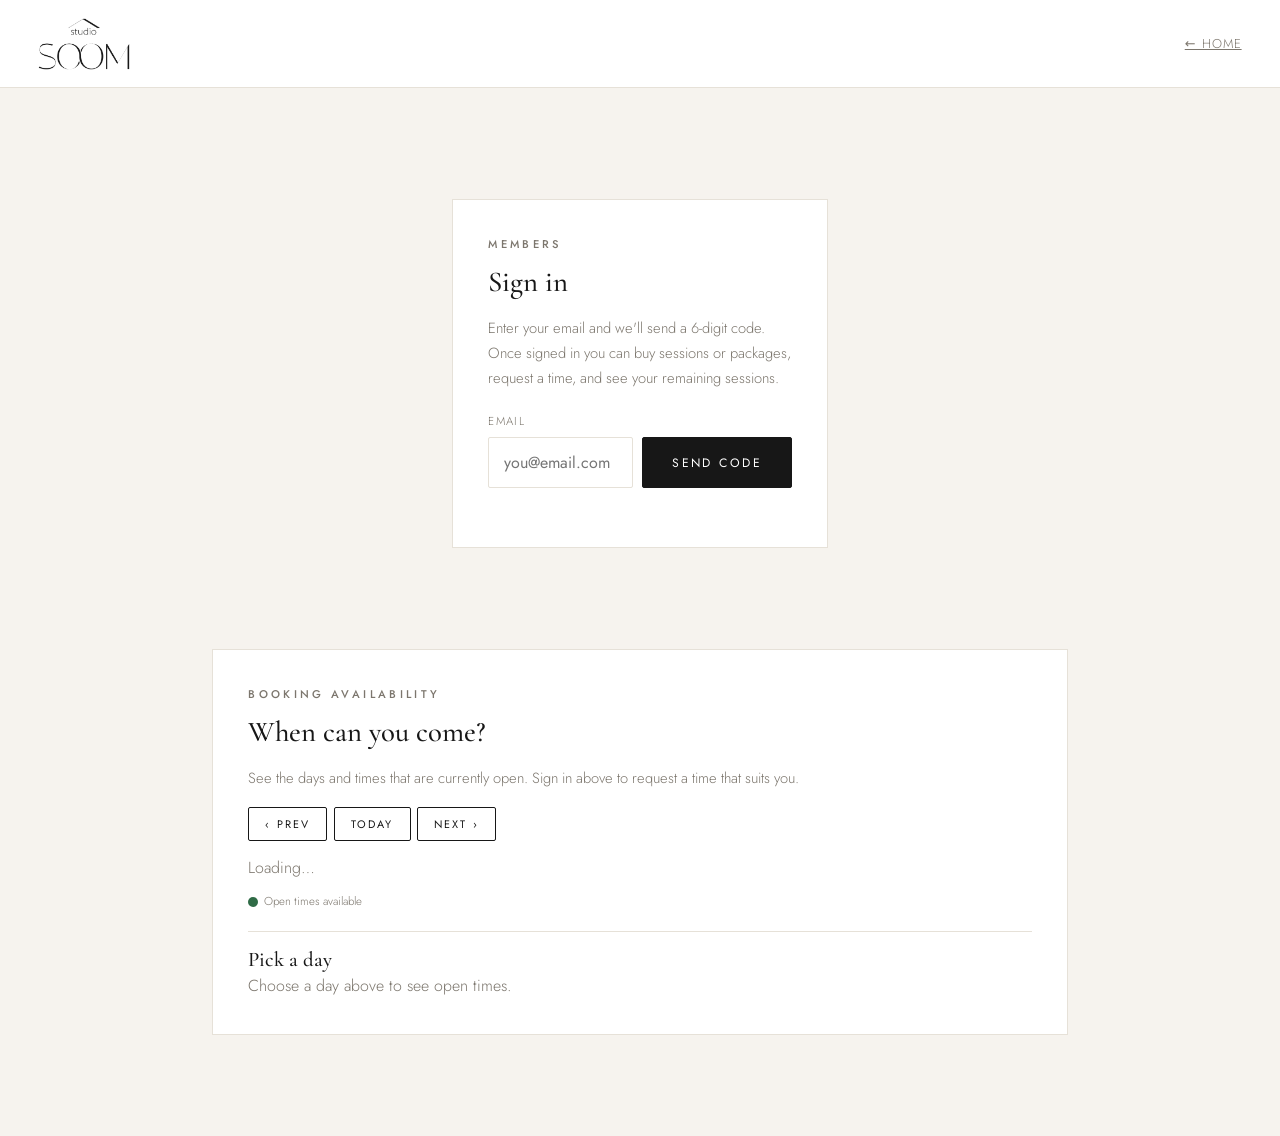
<file: booking/index.html>
<!DOCTYPE html>
<html lang="en">
<head>
<meta charset="UTF-8" />
<meta name="viewport" content="width=device-width, initial-scale=1.0" />
<title>Studio Soom — Buy &amp; book</title>
<meta name="robots" content="noindex" />
<link rel="preconnect" href="https://fonts.googleapis.com" />
<link rel="preconnect" href="https://fonts.gstatic.com" crossorigin />
<link href="https://fonts.googleapis.com/css2?family=Cormorant+Garamond:wght@400;500;600&family=Jost:wght@300;400;500&display=swap" rel="stylesheet" />
<style>
  :root{
    --ink:#171717; --ink-soft:#3a3a3a; --muted:#7c766d; --bg:#ffffff; --bg-warm:#f6f3ee;
    --line:#e6e1d8; --ok:#2f6b46; --ok-bg:#e8efe9; --warn:#8a6d1f; --warn-bg:#f6efe0;
    --danger:#9a4a3c; --danger-bg:#f3e3e0;
    --font-display:'Cormorant Garamond',Georgia,serif; --font-ui:'Jost',system-ui,sans-serif; --ease:cubic-bezier(.22,.61,.36,1);
  }
  *{box-sizing:border-box;margin:0;padding:0;}
  body{font-family:var(--font-ui);font-weight:300;color:var(--ink);background:var(--bg-warm);line-height:1.7;font-size:16px;}
  a{color:inherit;} h1,h2,h3{font-family:var(--font-display);font-weight:500;line-height:1.15;}
  .topbar{display:flex;align-items:center;justify-content:space-between;padding:1.1rem clamp(1.2rem,4vw,2.4rem);background:#fff;border-bottom:1px solid var(--line);position:sticky;top:0;z-index:30;}
  .topbar a.logo{font-family:var(--font-display);font-size:1.4rem;font-weight:600;letter-spacing:.04em;display:flex;align-items:center;}
  .topbar a.logo img{height:52px;display:block;width:auto;}
  .topbar .right{display:flex;gap:1.2rem;align-items:center;font-size:.8rem;letter-spacing:.08em;text-transform:uppercase;}
  .topbar .right a,.topbar .right button{color:var(--muted);background:none;border:none;font-family:inherit;font-size:inherit;letter-spacing:inherit;text-transform:inherit;cursor:pointer;}
  .topbar .right a:hover,.topbar .right button:hover{color:var(--ink);}
  .wrap{max-width:920px;margin:0 auto;padding:clamp(1.4rem,4vw,2.4rem) clamp(1.2rem,4vw,2rem) 5rem;}
  .eyebrow{font-size:.7rem;font-weight:500;letter-spacing:.3em;text-transform:uppercase;color:var(--muted);display:block;margin-bottom:.7rem;}
  .panel{background:#fff;border:1px solid var(--line);padding:clamp(1.4rem,3.5vw,2.2rem);margin-bottom:1.3rem;}
  .panel h2{font-size:1.8rem;margin-bottom:1.1rem;}
  label{display:block;font-size:.72rem;letter-spacing:.12em;text-transform:uppercase;color:var(--muted);margin-bottom:.4rem;}
  input,select,textarea{width:100%;padding:.8rem .9rem;border:1px solid var(--line);background:#fff;font-family:inherit;font-size:1rem;color:var(--ink);outline:none;transition:border-color .25s;margin-bottom:1rem;border-radius:2px;}
  input:focus,select:focus,textarea:focus{border-color:var(--ink);}
  textarea{resize:vertical;min-height:80px;}
  .row2{display:grid;grid-template-columns:1fr 1fr;gap:.9rem;}
  .btn{display:inline-block;font-family:var(--font-ui);font-size:.76rem;letter-spacing:.2em;text-transform:uppercase;padding:.85rem 1.8rem;border:1px solid var(--ink);background:transparent;color:var(--ink);cursor:pointer;transition:.3s var(--ease);border-radius:2px;}
  .btn:hover{transform:translateY(-1px);} .btn--solid{background:var(--ink);color:#fff;} .btn--solid:hover{background:transparent;color:var(--ink);}
  .btn--danger{border-color:var(--danger);color:var(--danger);} .btn--danger:hover{background:var(--danger);color:#fff;}
  .btn--block{width:100%;text-align:center;} .btn:disabled{opacity:.4;cursor:not-allowed;transform:none;} .btn--sm{padding:.5rem 1rem;font-size:.68rem;}
  .verify-row{display:flex;gap:.6rem;} .verify-row input{flex:1;margin-bottom:0;} .verify-row .btn{white-space:nowrap;}
  .status{font-size:.82rem;margin-top:.6rem;min-height:1.1em;} .status.err{color:var(--danger);} .status.ok{color:var(--ok);}
  .hidden{display:none!important;} .muted{color:var(--muted);}
  .login{max-width:440px;margin:8vh auto 0;}
  /* tabs */
  .tabs{display:flex;gap:.4rem;flex-wrap:wrap;margin-bottom:1.3rem;}
  .tab{font-size:.74rem;letter-spacing:.14em;text-transform:uppercase;padding:.65rem 1.1rem;border:1px solid var(--line);background:#fff;cursor:pointer;border-radius:2px;color:var(--muted);}
  .tab.active{background:var(--ink);color:#fff;border-color:var(--ink);}
  /* credits */
  .pkg-grid{display:grid;grid-template-columns:repeat(auto-fill,minmax(240px,1fr));gap:1rem;}
  .pkg{border:1px solid var(--line);padding:1.3rem;border-radius:3px;background:var(--bg-warm);}
  .pkg .name{font-family:var(--font-display);font-size:1.4rem;}
  .pkg .big{font-size:2.6rem;font-family:var(--font-display);line-height:1;margin:.3rem 0;}
  .pkg .big small{font-size:.9rem;color:var(--muted);font-family:var(--font-ui);}
  .pkg .meta{font-size:.85rem;color:var(--muted);}
  .bar{height:5px;background:var(--line);border-radius:3px;margin:.7rem 0 .4rem;overflow:hidden;} .bar>span{display:block;height:100%;background:var(--ink);}
  .badge{display:inline-block;font-size:.62rem;letter-spacing:.12em;text-transform:uppercase;padding:.22rem .6rem;border-radius:100px;font-weight:500;}
  .badge.ok{background:var(--ok-bg);color:var(--ok);} .badge.warn{background:var(--warn-bg);color:var(--warn);} .badge.danger{background:var(--danger-bg);color:var(--danger);} .badge.muted{background:#ececec;color:#777;}
  /* bookings */
  .bk{display:flex;justify-content:space-between;gap:1rem;align-items:flex-start;padding:1.1rem 0;border-bottom:1px solid var(--line);} .bk:last-child{border-bottom:none;}
  .bk .svc{font-family:var(--font-display);font-size:1.3rem;} .bk .when{font-size:.9rem;color:var(--ink-soft);margin-top:.15rem;}
  .bk .actions{display:flex;flex-direction:column;gap:.45rem;flex-shrink:0;align-items:flex-end;}
  .notice{padding:.7rem .9rem;border-radius:3px;font-size:.82rem;margin-top:.5rem;} .notice--locked{background:var(--danger-bg);color:var(--danger);max-width:340px;}
  /* products */
  .prods{display:grid;grid-template-columns:repeat(auto-fill,minmax(240px,1fr));gap:1rem;}
  .prod{border:1px solid var(--line);padding:1.4rem;border-radius:3px;display:flex;flex-direction:column;}
  .prod .name{font-family:var(--font-display);font-size:1.5rem;}
  .prod .meta{font-size:.78rem;letter-spacing:.05em;text-transform:uppercase;color:var(--muted);}
  .prod .price{font-family:var(--font-display);font-size:2rem;margin:.4rem 0;} .prod .price small{font-family:var(--font-ui);font-size:.74rem;color:var(--muted);text-transform:uppercase;letter-spacing:.06em;}
  .prod .desc{font-size:.9rem;color:var(--ink-soft);flex:1;} .prod .btn{margin-top:1rem;text-align:center;}
  /* slots */
  .slots{display:flex;flex-wrap:wrap;gap:.5rem;margin-bottom:1rem;}
  .slot{border:1px solid var(--line);background:#fff;padding:.55rem .9rem;font-size:.9rem;border-radius:2px;cursor:pointer;transition:.2s;}
  .slot:hover{border-color:var(--ink);} .slot.sel{background:var(--ink);color:#fff;border-color:var(--ink);}
  .slot .cap{font-size:.68rem;color:var(--muted);margin-left:.3rem;} .slot.sel .cap{color:rgba(255,255,255,.7);}
  /* modal */
  .modal{position:fixed;inset:0;background:rgba(20,18,16,.55);display:flex;align-items:center;justify-content:center;z-index:60;padding:1.2rem;}
  .modal__box{background:#fff;max-width:460px;width:100%;padding:1.8rem;border-radius:4px;max-height:90vh;overflow:auto;}
  .modal__box h3{font-size:1.6rem;margin-bottom:.3rem;}
  .req{color:var(--danger);}
  /* toast:短訊息呈藥丸形,長訊息自動變圓角矩形換行(不會撐成大圓球) */
  .toast{position:fixed;left:50%;bottom:1.4rem;transform:translateX(-50%);background:var(--ink);color:#fff;font-size:.85rem;line-height:1.5;padding:.7rem 1.2rem;border-radius:22px;opacity:0;transition:opacity .3s;z-index:80;max-width:min(92vw,420px);width:max-content;text-align:center;word-break:break-word;} .toast.show{opacity:1;}
  @media(max-width:560px){ .row2{grid-template-columns:1fr;} .bk{flex-direction:column;} .bk .actions{flex-direction:row;align-items:flex-start;} .topbar{padding:.9rem 1rem;} .topbar a.logo img{height:44px;} }
  /* Request:分段控制 */
  .seg{display:inline-flex;border:1px solid var(--line);border-radius:100px;overflow:hidden;margin-bottom:1rem;}
  .seg__btn{border:0;background:#fff;color:var(--muted);font-family:inherit;font-size:.72rem;letter-spacing:.1em;text-transform:uppercase;padding:.55rem 1.1rem;cursor:pointer;}
  .seg__btn.active{background:var(--ink);color:#fff;}
  .req-row{display:flex;justify-content:space-between;align-items:center;gap:1rem;padding:.6rem 0;border-bottom:1px solid var(--line);} .req-row:last-child{border-bottom:none;}
  /* What's on:月曆 */
  .cal-head{display:flex;align-items:center;justify-content:space-between;margin:.4rem 0 .8rem;}
  .cal-nav{display:flex;gap:.4rem;}
  .legend{display:flex;gap:1rem;flex-wrap:wrap;font-size:.72rem;color:var(--muted);}
  .legend span{display:inline-flex;align-items:center;gap:.35rem;}
  .dot{width:10px;height:10px;border-radius:50%;display:inline-block;} .dot.ok{background:var(--ok);}
  .cal{display:grid;grid-template-columns:repeat(7,1fr);gap:4px;}
  .cal .dow{font-size:.62rem;letter-spacing:.08em;text-transform:uppercase;color:var(--muted);text-align:center;padding:.3rem 0;}
  .cell{min-height:62px;border:1px solid var(--line);background:#fff;border-radius:3px;padding:.3rem;font-size:.7rem;cursor:pointer;transition:background .2s;display:flex;flex-direction:column;align-items:center;gap:.25rem;}
  .cell:hover{background:var(--bg-warm);}
  .cell.empty{background:transparent;border-color:transparent;cursor:default;}
  .cell.today{outline:2px solid var(--ink);outline-offset:-2px;}
  .cell.sel{background:var(--ink);color:#fff;}
  .cell.none{color:#cfc9bf;cursor:default;} .cell.none:hover{background:#fff;}
  .cell .dnum{font-weight:500;}
  .cell .cdot{width:6px;height:6px;border-radius:50%;background:var(--ok);} .cell.sel .cdot{background:#fff;}
  @media(max-width:560px){ .cell{min-height:46px;} }
  /* 自訂英文日期選擇器(取代原生 input[type=date],不受瀏覽器語系影響) */
  .dpick{position:relative;}
  .dp-field{width:100%;display:flex;align-items:center;justify-content:space-between;gap:.5rem;padding:.7rem .9rem;border:1px solid var(--line);background:#fff;border-radius:4px;font-family:inherit;font-size:1rem;color:var(--ink);cursor:pointer;text-align:left;}
  .dp-field:hover{border-color:var(--ink);}
  .dp-val.dp-ph{color:#9b958a;}
  .dp-ico{color:var(--muted);font-size:.7rem;}
  .dp-pop{position:fixed;z-index:1000;width:280px;background:#fff;border:1px solid var(--line);border-radius:6px;box-shadow:0 12px 32px rgba(20,18,16,.16);padding:.8rem;}
  .dp-pop.hidden{display:none;}
  .dp-head{display:flex;align-items:center;justify-content:space-between;margin-bottom:.5rem;}
  .dp-title{font-weight:600;font-size:.95rem;color:var(--ink);}
  .dp-nav{border:1px solid var(--line);background:#fff;width:30px;height:30px;border-radius:4px;cursor:pointer;font-size:1.1rem;line-height:1;color:var(--ink);}
  .dp-nav:hover{background:var(--bg-warm);}
  .dp-grid{display:grid;grid-template-columns:repeat(7,1fr);gap:2px;}
  .dp-dow{text-align:center;font-size:.66rem;letter-spacing:.04em;color:var(--muted);padding:.25rem 0;font-weight:600;}
  .dp-day{border:0;background:none;padding:.45rem 0;border-radius:4px;cursor:pointer;font-size:.85rem;color:var(--ink);font-family:inherit;}
  .dp-day:hover{background:var(--bg-warm);}
  .dp-day.dp-sel{background:var(--ink);color:#fff;}
  .dp-day:disabled{color:#cfc9bf;cursor:default;}
  .dp-day:disabled:hover{background:none;}
  /* 開課提示(改期彈窗):有開放時段的日子畫綠點,沒有的變灰(仍可點,配合備註提出其他時間) */
  .dp-day{position:relative;}
  .dp-day.dp-has::after{content:"";position:absolute;left:50%;transform:translateX(-50%);bottom:1px;width:4px;height:4px;border-radius:50%;background:var(--ok);}
  .dp-day.dp-sel.dp-has::after{background:#fff;}
  .dp-day.dp-off{color:#cfc9bf;}
  .dp-foot{display:flex;justify-content:space-between;margin-top:.6rem;padding-top:.5rem;border-top:1px solid var(--line);}
  .dp-clear,.dp-today{border:0;background:none;color:var(--muted);cursor:pointer;font-size:.8rem;font-family:inherit;}
  .dp-clear:hover,.dp-today:hover{color:var(--ink);text-decoration:underline;}
</style>
</head>
<body>

<div class="topbar">
  <a href="../index.html" class="logo" aria-label="Studio Soom"><img src="../assets/soom-logo-dark.png" alt="Studio Soom" /></a>
  <div class="right">
    <a href="../index.html">← Home</a>
    <button id="signout" class="hidden" onclick="signOut()">Sign out</button>
  </div>
</div>

<div id="announce" style="max-width:920px;margin:0 auto;padding:0 clamp(1.2rem,4vw,2rem);"></div>

<!-- ░░ LOGIN ░░ -->
<div id="login">
  <div class="wrap login">
    <div class="panel">
      <span class="eyebrow">Members</span>
      <h2>Sign in</h2>
      <p class="muted" style="margin-bottom:1.3rem;font-size:.92rem;">Enter your email and we'll send a 6-digit code. Once signed in you can buy sessions or packages, request a time, and see your remaining sessions.</p>
      <label>Email</label>
      <div class="verify-row">
        <input type="email" id="login-email" placeholder="you@email.com" autocomplete="email" />
        <button class="btn btn--solid" id="send-btn" onclick="sendCode()">Send code</button>
      </div>
      <div class="hidden" id="profile-row" style="margin-top:.8rem;display:flex;flex-direction:column;gap:.6rem;">
        <input type="text" id="login-first" placeholder="First name" autocomplete="given-name" />
        <input type="text" id="login-last" placeholder="Last name" autocomplete="family-name" />
        <input type="tel" id="login-phone" placeholder="Phone (optional)" autocomplete="tel" />
      </div>
      <div class="verify-row hidden" id="code-row" style="margin-top:.8rem;">
        <input type="text" id="login-code" placeholder="6-digit code" maxlength="6" inputmode="numeric" />
        <button class="btn btn--solid" id="verify-btn" onclick="verifyCode()">Verify</button>
      </div>
      <div class="status" id="login-status"></div>
    </div>
  </div>
  <!-- 登入前公開時間表(Booking availability)-->
  <div class="wrap" style="padding-top:0;">
    <div class="panel">
      <span class="eyebrow">Booking availability</span>
      <h2>When can you come?</h2>
      <p class="muted" style="font-size:.92rem;margin-bottom:1rem;">See the days and times that are currently open. Sign in above to request a time that suits you.</p>
      <div class="cal-head">
        <div class="cal-nav">
          <button class="btn btn--sm" onclick="pubMove(-1)">‹ Prev</button>
          <button class="btn btn--sm" onclick="pubToday()">Today</button>
          <button class="btn btn--sm" onclick="pubMove(1)">Next ›</button>
        </div>
        <span id="pub-cal-title" class="muted" style="font-size:.95rem;"></span>
      </div>
      <div class="cal" id="pub-cal"></div>
      <div class="legend" style="margin-top:.7rem;"><span><i class="dot ok"></i>Open times available</span></div>
      <div style="margin-top:1.2rem;border-top:1px solid var(--line);padding-top:1rem;">
        <h3 id="pub-day-title" style="font-size:1.3rem;">Pick a day</h3>
        <div id="pub-day"><p class="muted">Choose a day above to see open times.</p></div>
      </div>
    </div>
  </div>
</div>

<!-- ░░ APP ░░ -->
<div class="wrap hidden" id="app">
  <div class="tabs">
    <div class="tab active" data-tab="whatson" onclick="switchTab('whatson')">Booking availability</div>
    <div class="tab" data-tab="account" onclick="switchTab('account')">My account</div>
    <div class="tab" data-tab="buy" onclick="switchTab('buy')">Buy</div>
  </div>

  <!-- ACCOUNT -->
  <div id="tab-account" class="hidden">
    <div class="panel">
      <span class="eyebrow">Your sessions &amp; packages</span>
      <h2 id="hello">Welcome back</h2>
      <div id="credits"><p class="muted">Loading…</p></div>
    </div>
    <div class="panel">
      <span class="eyebrow">Your upcoming sessions</span>
      <h2>Bookings</h2>
      <div id="bookings"><p class="muted">Loading…</p></div>
    </div>
    <div class="panel">
      <span class="eyebrow">Your requests</span>
      <h2>Sent requests</h2>
      <div id="my-requests"><p class="muted">Loading…</p></div>
    </div>
  </div>

  <!-- BUY -->
  <div id="tab-buy" class="hidden">
    <div class="panel">
      <span class="eyebrow">Buy</span>
      <h2>Sessions &amp; Packages</h2>
      <p class="muted" style="font-size:.9rem;margin-bottom:.4rem;">Orders are added to your account right away and become bookable once we've confirmed your payment — we'll contact you to arrange it.</p>
      <div id="buy-products" style="margin-top:1rem;"><p class="muted">Loading…</p></div>
    </div>
  </div>

  <!-- BOOKING AVAILABILITY(原 What's on)-->
  <div id="tab-whatson">
    <div class="panel">
      <span class="eyebrow">Booking availability</span>
      <h2>When can you come?</h2>
      <p class="muted" style="font-size:.9rem;margin-bottom:1rem;">Pick a day to see what's available, then send a request for the time that suits you. Switch between your own courses and all open times.</p>
      <div class="seg">
        <button class="seg__btn active" id="seg-mine" onclick="setWhatsOnMode('mine')">My courses</button>
        <button class="seg__btn" id="seg-all" onclick="setWhatsOnMode('all')">All open times</button>
      </div>
      <div id="wo-course-wrap" style="margin-bottom:.4rem;">
        <label>Which course?</label>
        <select id="wo-course" onchange="woCourseChanged()"></select>
      </div>
      <label>Jump to a date</label>
      <input type="hidden" id="wo-date"><div class="dpick" data-for="wo-date"></div>
      <div class="cal-head">
        <div class="cal-nav">
          <button class="btn btn--sm" onclick="woMove(-1)">‹ Prev</button>
          <button class="btn btn--sm" onclick="woToday()">Today</button>
          <button class="btn btn--sm" onclick="woMove(1)">Next ›</button>
        </div>
        <span id="wo-cal-title" class="muted" style="font-size:.95rem;"></span>
      </div>
      <div class="cal" id="wo-cal"></div>
      <div class="legend" style="margin-top:.7rem;"><span><i class="dot ok"></i>Open times available</span></div>
    </div>
    <div class="panel">
      <span class="eyebrow">Selected day</span>
      <h2 id="wo-day-title" style="font-size:1.5rem;">Pick a day</h2>
      <div id="wo-day"><p class="muted">Choose a day in the calendar above.</p></div>
    </div>
  </div>
</div>

<!-- CONFIRM MODAL(取代瀏覽器原生 alert/confirm) -->
<div class="modal hidden" id="confirm-modal">
  <div class="modal__box">
    <h3>Please confirm</h3>
    <p id="confirm-msg" style="margin:.6rem 0 1.1rem;color:var(--ink-soft);font-size:.95rem;line-height:1.6;"></p>
    <div style="display:flex;gap:.7rem;">
      <button class="btn btn--solid" id="confirm-ok" onclick="doConfirm()">Confirm</button>
      <button class="btn" onclick="closeModal('confirm-modal')">Cancel</button>
    </div>
  </div>
</div>

<!-- RESCHEDULE REQUEST MODAL(顧客提出改期,管理員確認)-->
<div class="modal hidden" id="resched-modal">
  <div class="modal__box">
    <h3>Request a date change</h3>
    <p class="muted" id="rs-cur" style="font-size:.9rem;margin:.4rem 0 1rem;"></p>
    <label>New date you'd like</label>
    <input type="hidden" id="rs-date"><div class="dpick" data-for="rs-date"></div>
    <p class="muted" style="font-size:.78rem;margin:.35rem 0 .8rem;display:flex;align-items:center;gap:.4rem;"><i class="dot ok" style="width:7px;height:7px;"></i>Days with open times for this course</p>
    <label>Choose a time</label>
    <div class="slots" id="rs-slots"><span class="muted" style="font-size:.88rem;">Choose a date first.</span></div>
    <label>Reason / note (optional)</label>
    <textarea id="rs-note" placeholder="Anything we should know?"></textarea>
    <div style="display:flex;gap:.7rem;margin-top:.2rem;">
      <button class="btn btn--solid" id="rs-send" onclick="submitReschedule()">Send change request</button>
      <button class="btn" onclick="closeModal('resched-modal')">Cancel</button>
    </div>
    <div class="status" id="rs-status"></div>
    <p class="muted" style="font-size:.8rem;margin-top:.6rem;">This is a request — the studio confirms the final time. Changes should be made at least 24 hours in advance.</p>
  </div>
</div>

<div class="toast" id="toast"></div>

<script>
// ⚠️ 部署後與 admin/index.html 使用同一個 Apps Script Web App 網址
const API_URL = "https://script.google.com/macros/s/AKfycbwchwnEWj_TBMrx6Qj1HxilpTz5YZy1_pyqqrL7Fh3XdydX5H0wlsDpVhjpJkSf7rS6/exec";
const CONTACT = { phone: "+44 7444 037045", whatsapp: "https://wa.me/447444037045", email: "book@studiosoom.co.uk" };
const CURRENCY = "£";

let email="", sessionToken="";
let member={name:"",phone:""};
let packages=[], bookings=[], products=[], singles=[], requests=[];
let requestsLeftToday=null, confirmCb=null;
let woYear=null, woMonth=0, woMode="mine", woAvail={}, woSelected="", woSlots=[], woSlot=null, woServiceId="";

// 登入記憶:時效內重新整理免重新驗證(測試 5 分鐘,正式可改 30)
const REMEMBER_MIN = 30;
function saveSession(){ try{ localStorage.setItem('soom_member', JSON.stringify({email:email, token:sessionToken, exp:Date.now()+REMEMBER_MIN*60000})); }catch(e){} }
function clearSession(){ try{ localStorage.removeItem('soom_member'); }catch(e){} }
function restoreSession(){ try{ const s=JSON.parse(localStorage.getItem('soom_member')||'null'); if(s&&s.token&&s.email&&s.exp>Date.now()){ email=s.email; sessionToken=s.token; enterApp(); } else { clearSession(); } }catch(e){} }

let apiBusy=false;  // 防重複送出:有寫入請求進行中時,擋下重複點擊
const MUTATIONS=["sendVerifyCode","purchaseSingle","purchasePackage","submitBookingRequest"];
// 唯讀動作才自動重試(連線層失敗時),避免重複送出改資料的請求
// verifyCode 例外納入:驗證碼比對冪等(重試最壞為 Incorrect code,無扣款 / 下單副作用),
// 且重試只在「連線失敗」時觸發,拿到正常回應(含 Incorrect code)即停 → 解決驗證時的 Connection failed。
// submitBookingRequest 亦納入:前端帶 client_request_id、後端冪等(同鍵 10 分鐘內重複呼叫
// 回放第一次結果,不重複建單 / 寄信),連線失敗自動重試安全 → 解決改期送出後畫面卡在彈窗。
// sendVerifyCode 亦納入:後端 60 秒限流 + 同碼重寄 → 重試最壞收到「wait 60」(此時輸入框照樣開啟)。
const RETRYABLE_ACTIONS=["getServices","getTimeSlots","getMonthAvailability","getPackageProducts","getAnnouncements","checkMember","getMyAccount","verifyCode","submitBookingRequest","sendVerifyCode"];
async function api(payload){
  const isMut=MUTATIONS.indexOf(payload.action)!==-1;
  if(isMut){ if(apiBusy) return {error:"Processing — please wait…"}; apiBusy=true; }
  try{
    const attempts=RETRYABLE_ACTIONS.indexOf(payload.action)!==-1?3:1;
    let lastErr;
    for(let i=0;i<attempts;i++){
      try{
        const res=await fetch(API_URL,{method:"POST",headers:{"Content-Type":"text/plain;charset=utf-8"},body:JSON.stringify(payload)});
        if(!res.ok) throw new Error("HTTP "+res.status);
        const d=JSON.parse(await res.text());
        // GAS 轉址怪癖(行動網路偶發):POST 的結果被 GET 誤觸 doGet 取代 → 視同連線失敗重試,不外洩給使用者
        if(d&&d.error==="Please use POST") throw new Error("transport-get");
        if(d && d.error && sessionToken && /sign in again/i.test(d.error)) backToLogin("Your session timed out — please verify your email again.");
        return d;
      }catch(e){ lastErr=e; if(i<attempts-1) await new Promise(function(res2){ setTimeout(res2,500*(i+1)); }); }
    }
    throw lastErr;
  } finally { if(isMut) apiBusy=false; }
}
function $(id){ return document.getElementById(id); }
// 冪等鍵:一次「送出流程」共用同一組(自動重試 / 使用者重按都帶同一鍵),後端以此判斷重複
function reqUid(){ try{ return crypto.randomUUID(); }catch(e){ return "r"+Date.now().toString(36)+Math.random().toString(36).slice(2,10); } }
function setStatus(id,m,t){ const e=$(id); e.textContent=m||""; e.className="status"+(t?(" "+t):""); }
let toastT; function toast(m){ const t=$("toast"); t.textContent=m; t.classList.add("show"); clearTimeout(toastT); toastT=setTimeout(()=>t.classList.remove("show"),Math.min(6000,Math.max(2200,String(m).length*60))); } // 訊息越長顯示越久(2.2~6 秒)
function todayStr(){ const d=new Date(); return d.getFullYear()+"-"+String(d.getMonth()+1).padStart(2,"0")+"-"+String(d.getDate()).padStart(2,"0"); }
function fmtDate(s){ try{ return new Date(s+"T00:00:00").toLocaleDateString("en-GB",{weekday:"short",day:"numeric",month:"short",year:"numeric"});}catch(e){return s;} }
function esc(s){ return String(s==null?"":s).replace(/[&<>"']/g,function(c){return {"&":"&amp;","<":"&lt;",">":"&gt;",'"':"&quot;","'":"&#39;"}[c];}); }

// ── login ──
async function sendCode(){
  const v=$("login-email").value.trim(); if(!v) return setStatus("login-status","Please enter your email","err");
  const profileVisible=!$("profile-row").classList.contains("hidden");
  const codeVisible=!$("code-row").classList.contains("hidden");
  // 已展開資料欄(首次補填)或已在收碼階段(Resend)→ 直接寄碼並帶上姓名電話
  if(profileVisible||codeVisible){
    if(profileVisible && !$("login-first").value.trim()) return setStatus("login-status","Please enter your first name","err");
    return doSendCode(v, $("login-first").value.trim(), $("login-last").value.trim(), $("login-phone").value.trim());
  }
  // 第一次按:先判斷此 Email 是否需要補資料(新會員,或舊資料沒名字)
  const b=$("send-btn"); b.disabled=true; b.textContent="…";
  try{
    const cm=await api({action:"checkMember",email:v});
    if(cm && cm.exists && cm.hasName){ return doSendCode(v,"","",""); }
    $("profile-row").classList.remove("hidden"); try{$("login-first").focus();}catch(e){}
    setStatus("login-status",(cm&&cm.exists)?"Please add your name and phone (one time only)":"First time here? Please leave your name and phone (one time only)","");
    b.disabled=false; b.textContent="Send code";
  }catch(e){ setStatus("login-status","Connection failed. Check API_URL.","err"); b.disabled=false; b.textContent="Send code"; }
}
async function doSendCode(v,first,last,phone){
  const b=$("send-btn"); b.disabled=true; b.textContent="Sending…";
  try{ const d=await api({action:"sendVerifyCode",email:v,first_name:first,last_name:last,phone:phone});
    if(d.success){ $("code-row").classList.remove("hidden"); $("profile-row").classList.add("hidden"); setStatus("login-status","Code sent — check your inbox.","ok");
      let s=60;b.textContent=s+"s";const t=setInterval(()=>{s--;b.textContent=s+"s";if(s<=0){clearInterval(t);b.disabled=false;b.textContent="Resend";}},1000);
    } else {
      // 60 秒內重複要求 → 前一組碼多半已寄出:照樣開放輸入框,信到了就能直接輸入
      if(d.error&&/wait 60/i.test(d.error)){ $("code-row").classList.remove("hidden"); $("profile-row").classList.add("hidden"); }
      setStatus("login-status",d.error||"Could not send code","err"); b.disabled=false; b.textContent="Send code";
    }
  }catch(e){
    // 連線失敗不代表沒寄出(請求可能已送達、只是回應遺失):開放輸入框,避免「信到了卻沒地方輸入」
    $("code-row").classList.remove("hidden"); $("profile-row").classList.add("hidden");
    setStatus("login-status","Connection problem — if a code arrives by email you can enter it below, or resend in a minute.","err");
    b.disabled=false; b.textContent="Resend";
  }
}
async function verifyCode(){
  const v=$("login-email").value.trim(), code=$("login-code").value.trim();
  if(!code) return setStatus("login-status","Enter the 6-digit code","err");
  const b=$("verify-btn"); b.disabled=true; b.textContent="Verifying…";
  try{ const d=await api({action:"verifyCode",email:v,code});
    if(d.success&&d.sessionToken){ email=v; sessionToken=d.sessionToken; enterApp(); saveSession(); }
    else { setStatus("login-status",d.error||"Verification failed","err"); b.disabled=false; b.textContent="Verify"; }
  }catch(e){ setStatus("login-status","Connection failed","err"); b.disabled=false; b.textContent="Verify"; }
}
function signOut(){ clearSession(); email=""; sessionToken=""; location.reload(); }
function backToLogin(msg){
  clearSession(); email=""; sessionToken="";
  $("app").classList.add("hidden"); $("signout").classList.add("hidden");
  $("login").classList.remove("hidden"); $("code-row").classList.add("hidden"); $("profile-row").classList.add("hidden"); $("login-code").value="";
  setStatus("login-status", msg||"Please sign in.", "err"); window.scrollTo({top:0,behavior:"smooth"});
}
async function enterApp(){
  $("login").classList.add("hidden"); $("app").classList.remove("hidden"); $("signout").classList.remove("hidden");
  dpMin("wo-date",todayStr()); dpMin("rs-date",todayStr());
  loadBuy();            // 與帳戶資料並行載入(原本等帳戶載完才開始)
  await loadAccount();
  var h=(location.hash||"").replace("#",""); if(h==="request") h="whatson"; // #request 已併入 Booking availability
  if(h==="buy"||h==="whatson"||h==="account") switchTab(h);
  else switchTab("whatson");
}
function switchTab(name){
  document.querySelectorAll(".tab").forEach(t=>t.classList.toggle("active",t.dataset.tab===name));
  ["account","buy","whatson"].forEach(n=>$("tab-"+n).classList.toggle("hidden",n!==name));
  if(name==="whatson") loadWhatsOn();
  window.scrollTo({top:0,behavior:"smooth"});
}

// ── account data ──
async function loadAccount(){
  try{
    const d=await api({action:"getMyAccount",email,sessionToken});
    if(d.error){ if(!/sign in again/i.test(d.error)) toast(d.error); return; }
    member=d.member||member; packages=d.packages||[]; bookings=d.bookings||[];
    requests=d.requests||[]; if(typeof d.requestsLeftToday==="number") requestsLeftToday=d.requestsLeftToday;
    if(typeof d.maxRequestsPerDay==="number"){ var _rc=$("req-cap"); if(_rc) _rc.textContent=String(d.maxRequestsPerDay); }
    if(member.name) $("hello").textContent="Welcome back, "+member.name;
    renderCredits(); renderBookings(); renderRequestCredits(); renderMyRequests();
    updateReqLeft(requestsLeftToday);
  }catch(e){
    toast("Please refresh the page and try again.");
    var _m='<p class="muted">Please refresh the page and try again.</p>';
    ["credits","bookings","my-requests"].forEach(function(id){ var el=$(id); if(el) el.innerHTML=_m; });
  }
}
function usableCredits(){ return packages.filter(p=>p.status==="active" && p.remaining_sessions>0); }
function renderCredits(){
  const el=$("credits");
  if(!packages.length){ el.innerHTML='<p class="muted">No sessions yet. Go to <b>Buy</b> to purchase a single session or a package.</p>'; return; }
  el.innerHTML='<div class="pkg-grid">'+packages.map(p=>{
    const pct=p.total_sessions>0?Math.max(0,Math.min(100,Math.round(p.remaining_sessions/p.total_sessions*100))):0;
    const badge=p.status==="active"?'<span class="badge ok">Active</span>':p.status==="pending"?'<span class="badge warn">Awaiting payment</span>':p.status==="expired"?'<span class="badge danger">Expired</span>':'<span class="badge muted">Used up</span>';
    const pendNote=p.status==="pending"?'<div class="meta" style="color:var(--warn);">Awaiting payment confirmation — bookable once confirmed.</div>':'';
    return `<div class="pkg"><div style="display:flex;justify-content:space-between;align-items:flex-start;"><span class="name">${esc(p.package_name)}</span>${badge}</div>
      <div class="big">${p.remaining_sessions}<small> / ${p.total_sessions} left</small></div>
      <div class="bar"><span style="width:${pct}%"></span></div>
      <div class="meta">Expires ${fmtDate(p.expiry_date)}</div>${pendNote}</div>`;
  }).join("")+"</div>";
}
function renderBookings(){
  const el=$("bookings");
  if(!bookings.length){ el.innerHTML='<p class="muted">No upcoming sessions yet. Send us a request under <b>Request a session</b>.</p>'; return; }
  el.innerHTML=bookings.map(b=>{
    const st=b.booking_status;
    const badge=st==="cancelled"?'<span class="badge danger">Cancelled</span>':b.change_type==="rescheduled"?'<span class="badge warn">Rescheduled</span>':(st==="confirmed"||st==="paid"||st==="deposit_paid")?'<span class="badge ok">Confirmed</span>':'<span class="badge muted">Pending</span>';
    const change=st==="cancelled"?"":`<button class="btn btn--sm" onclick="openResched('${b.booking_id}')">Request a change</button>`;
    return `<div class="bk"><div><div class="svc">${esc(b.service_name)}</div><div class="when">${fmtDate(b.booking_date)} · ${b.booking_time}</div><div style="margin-top:.4rem;">${badge}</div></div><div class="actions">${change}</div></div>`;
  }).join("")+
  `<p class="muted" style="font-size:.82rem;margin-top:1rem;">You can request a date change above. Changes must be at least 24 hours in advance — within 24 hours, or to cancel, please contact us: <a href="tel:${CONTACT.phone.replace(/\s/g,'')}">${CONTACT.phone}</a> · <a href="${CONTACT.whatsapp}">WhatsApp</a> · <a href="mailto:${CONTACT.email}">${CONTACT.email}</a></p>`;
}

// ── BUY(單堂 + 套組) ──
async function loadBuy(){
  $("buy-products").innerHTML='<p class="muted">Loading…</p>';
  try{
    // 兩支讀取並行(原本一支等完才發下一支)
    const [sd,pd]=await Promise.all([api({action:"getServices"}),api({action:"getPackageProducts"})]);
    singles=(sd&&sd.services)||[]; products=(pd&&pd.products)||[];
    renderBuy();
  }catch(e){ $("buy-products").innerHTML='<p class="muted">Please refresh the page and try again.</p>'; }
}
function catOf(x){ return x.category==="group"?"group":(x.category==="mixed"?"mixed":"individual"); }
// 三段分類:method(方法)→ category(格式)→ delivery(模式,徽章)
// method/delivery 以後端欄位為準,缺值時用名稱偵測 fallback(後端未部署新欄位也能正確分組)
function methodOf(x){
  if(x.method==="gyrotonic"||x.method==="gyrokinesis"||x.method==="cross") return x.method;
  const n=String(x.name||"").toLowerCase();
  if(n.indexOf("gyrokinesis")!==-1) return "gyrokinesis";
  if(n.indexOf("gyrotonic")!==-1) return "gyrotonic";
  return "other";
}
function isOnline(x){ return x.delivery==="online"||x.has_online===true||/online/i.test(String(x.name||"")); }
// 類別標籤(Private 1:1 / Group / Private + Group)
const CAT_LABEL={individual:"Private 1:1",group:"Group",mixed:"Private + Group"};
function catTag(cat){
  const st=cat==="mixed"?"background:var(--warn);color:#fff;":cat==="group"?"background:var(--ink);color:#fff;":"background:var(--bg-warm);color:var(--ink-soft);border:1px solid var(--line);";
  return `<span style="font-size:.6rem;font-weight:500;letter-spacing:.12em;text-transform:uppercase;padding:3px 10px;border-radius:100px;white-space:nowrap;${st}">${CAT_LABEL[cat]||""}</span>`;
}
function onlineTag(){ return `<span style="font-size:.6rem;font-weight:500;letter-spacing:.12em;text-transform:uppercase;padding:3px 10px;border-radius:100px;white-space:nowrap;background:var(--warn-bg);color:var(--warn);border:1px solid var(--warn);">Online</span>`; }
function fmtMoney(v){ v=Number(v)||0; return (v%1===0)?String(v):v.toFixed(2); }
// 數量階梯排序:單堂在前,套餐依堂數遞增(參考站的 Single → 3 → 4 → 6 → 10)
function ladder(a){ return a.slice().sort((x,y)=>((x.kind==="single"?0:1)-(y.kind==="single"?0:1))||((Number(x.total_sessions)||1)-(Number(y.total_sessions)||1))||(Number(x.price)-Number(y.price))); }
function buyCard(item){
  const isPkg=item.kind==="package";
  const accent=item.cat==="group"?"var(--muted)":item.cat==="mixed"?"var(--warn)":"var(--ink)";
  const metaBits=[];
  if(isPkg&&item.total_sessions) metaBits.push(item.total_sessions+" sessions");
  if(!isPkg&&item.duration_min) metaBits.push(item.duration_min+" min");
  if(isPkg&&item.valid_days) metaBits.push("Valid for "+item.valid_days+" days");
  const meta=metaBits.join(" · ");
  // 套餐照參考站樣式:總價 + (每堂均價);單堂:價格 / session
  let price;
  if(isPkg){
    const per=(Number(item.total_sessions)>1&&Number(item.price)>0)?(Number(item.price)/Number(item.total_sessions)):0;
    price=CURRENCY+fmtMoney(item.price)+(per?`<small> (${CURRENCY}${fmtMoney(per)} / session)</small>`:"");
  } else {
    price=CURRENCY+fmtMoney(item.price)+"<small> / session</small>";
  }
  const body=isPkg?((item.items||[]).map(it=>it.qty+" × "+esc(it.course_name)).join(", ")):esc(item.description||"");
  const btn=isPkg?`<button class="btn btn--solid" onclick="buyPackage('${esc(item.id)}')">Buy package</button>`:`<button class="btn btn--solid" onclick="buySingle('${esc(item.id)}')">Buy 1 session</button>`;
  const tags=catTag(item.cat)+(isOnline(item)?(" "+onlineTag()):"");
  return `<div class="prod" style="border-left:3px solid ${accent};"><div style="display:flex;justify-content:space-between;align-items:flex-start;gap:8px;"><div class="name">${esc(item.name)}</div><div style="display:flex;gap:4px;flex-wrap:wrap;justify-content:flex-end;">${tags}</div></div>${meta?`<div class="meta">${esc(meta)}</div>`:""}<div class="price">${price}</div><div class="desc">${body}</div>${btn}</div>`;
}
// 子分類列(分隔線 + 小標):無項目時不渲染;label 留空只出卡片格線
function buySub(label,items){
  if(!items.length) return "";
  const head=label?`<div style="margin:1.2rem 0 .7rem;display:flex;align-items:center;gap:.7rem;"><span style="font-size:.68rem;letter-spacing:.22em;text-transform:uppercase;color:var(--muted);white-space:nowrap;">${label}</span><span style="flex:1;height:1px;background:var(--line);"></span></div>`:`<div style="margin:1.2rem 0 0;"></div>`;
  return head+`<div class="prods">${ladder(items).map(buyCard).join("")}</div>`;
}
// 大分類(Single Sessions / Packages),內含子分類
function buySection(title,sub,band,tColor,sColor,subs){
  const inner=subs.map(s=>buySub(s[0],s[1])).join("");
  if(!inner) return "";
  return `<div style="margin-bottom:2rem;"><div style="${band}border-radius:6px;padding:.8rem 1.1rem;"><div style="font-family:var(--font-display);font-size:1.5rem;line-height:1.1;color:${tColor};">${title}</div><div style="font-size:.78rem;color:${sColor};">${sub}</div></div>${inner}</div>`;
}
const POLICY_HTML=`<div style="padding:1rem 1.2rem;background:var(--bg-warm);border:1px solid var(--line);border-radius:4px;font-size:.84rem;color:var(--ink-soft);line-height:1.6;"><b style="font-weight:500;letter-spacing:.12em;text-transform:uppercase;font-size:.68rem;color:var(--muted);display:block;margin-bottom:.3rem;">Studio policy</b>Reservations, cancellations and schedule changes must be made at least 24 hours in advance. Within 24 hours of your session, changes can't be made online — please contact us directly. Same-day cancellations may result in the session being deducted from your package.</div>`;
function renderBuy(){
  const sList=singles.map(s=>({kind:"single",cat:catOf(s),mth:methodOf(s),id:s.id,name:s.name,price:s.price,duration_min:s.duration_min,description:s.description,delivery:s.delivery}));
  const pList=products.map(p=>({kind:"package",cat:catOf(p),mth:methodOf(p),id:p.id,name:p.name,price:p.price,valid_days:p.valid_days,valid_label:p.valid_label,total_sessions:p.total_sessions,items:p.items,description:p.description,has_online:p.has_online}));
  const all=sList.concat(pList);
  // 第一層:方法(Gyrotonic / Gyrokinesis);第二層:格式(1:1 / Group);模式(Online)用徽章
  // 跨方法或跨格式的套餐 → Combination packages 區
  const isCombo=x=>x.cat==="mixed"||x.mth==="cross";
  const main=all.filter(x=>!isCombo(x)), combo=all.filter(isCombo);
  const BANDS=[
    ["gyrotonic","Gyrotonic®","Equipment-based movement — private in-studio sessions","background:var(--ink);color:#fff;","#fff","#b9b2a6"],
    ["gyrokinesis","Gyrokinesis®","Mat-based movement — private, group and online classes","background:var(--bg-warm);border:1px solid var(--line);","var(--ink)","var(--muted)"],
    ["other","Other sessions","","background:var(--bg-warm);border:1px solid var(--line);","var(--ink)","var(--muted)"]
  ];
  let html="";
  BANDS.forEach(b=>{
    const items=main.filter(x=>x.mth===b[0]); if(!items.length) return;
    html+=buySection(b[1],b[2],b[3],b[4],b[5],
      [["Private 1:1",items.filter(x=>x.cat==="individual")],["Group classes",items.filter(x=>x.cat==="group")]]);
  });
  if(combo.length) html+=buySection("Combination packages","One package, several class types — book any of its sessions","background:var(--warn-bg);border:1px solid var(--warn);","var(--warn)","var(--warn)",
    [["",combo]]);
  if(html) html+=POLICY_HTML;
  $("buy-products").innerHTML=html||'<p class="muted">No products available right now.</p>';
}
function buySingle(id){
  const s=singles.filter(x=>String(x.id)===String(id))[0]; if(!s) return;
  askConfirm("Order 1 × "+s.name+" for "+CURRENCY+s.price+"? We'll contact you to arrange payment, and your session becomes bookable once we confirm it.", async()=>{
    try{ const d=await api({action:"purchaseSingle",email,sessionToken,course_id:id});
      if(d.success){ toast("Order placed ✓ — check your email for payment details"); await loadAccount(); switchTab("whatson"); } else toast(d.error||"Could not complete purchase");
    }catch(e){ toast("Connection failed"); }
  });
}
function buyPackage(id){
  const p=products.filter(x=>String(x.id)===String(id))[0]; if(!p) return;
  askConfirm("Order "+p.name+" for "+CURRENCY+p.price+"? We'll contact you to arrange payment, and your sessions become bookable once we confirm it.", async()=>{
    try{ const d=await api({action:"purchasePackage",email,sessionToken,product_id:id});
      if(d.success){ toast("Order placed ✓ — check your email for payment details"); await loadAccount(); switchTab("whatson"); } else toast(d.error||"Could not complete purchase");
    }catch(e){ toast("Connection failed"); }
  });
}

// ── REQUEST a session(送出需求 note) ──
function renderRequestCredits(){
  const list=usableCredits(); const sel=$("rq-credit");
  if(!sel) return;
  let opts='<option value="">Let the studio choose</option>';
  opts+=list.map(p=>`<option value="${p.package_id}">${esc(p.package_name)} — ${p.remaining_sessions} left</option>`).join("");
  sel.innerHTML=opts;
}
function checkReqReady(){ const b=$("req-btn"); if(b) b.disabled=$("rq-note").value.trim().length===0; }
function updateReqLeft(n){ const e=$("req-left"); if(!e) return; if(typeof n!=="number"){ e.textContent=""; return; } e.textContent="You can send "+n+" more request"+(n===1?"":"s")+" today."; }
async function submitRequest(){
  const note=$("rq-note").value.trim();
  if(!note) return setStatus("req-status","Please write a short note","err");
  const btn=$("req-btn"); btn.disabled=true; btn.textContent="Sending…";
  try{
    if(!submitRequest._rid) submitRequest._rid=reqUid();
    const d=await api({action:"submitBookingRequest",email,sessionToken,package_id:$("rq-credit").value,note,client_request_id:submitRequest._rid});
    if(d.success){ submitRequest._rid=null; toast("Request sent ✓"); $("rq-note").value=""; setStatus("req-status","","");
      if(typeof d.requestsLeftToday==="number"){ requestsLeftToday=d.requestsLeftToday; updateReqLeft(requestsLeftToday); }
      await loadAccount();
    } else setStatus("req-status",d.error||"Could not send request","err");
  }catch(e){ setStatus("req-status","Connection failed","err"); }
  btn.disabled=false; btn.textContent="Send request"; checkReqReady();
}
function renderMyRequests(){
  const el=$("my-requests"); if(!el) return;
  if(!requests.length){ el.innerHTML='<p class="muted">No requests yet.</p>'; return; }
  el.innerHTML=requests.map(r=>{
    const st=r.status;
    const badge=st==="scheduled"?'<span class="badge ok">Scheduled</span>':st==="dismissed"?'<span class="badge muted">Closed</span>':'<span class="badge warn">Pending</span>';
    const lines=[];
    if(r.type==="reschedule") lines.push('<div style="font-size:.68rem;letter-spacing:.12em;text-transform:uppercase;color:var(--warn);margin-bottom:.15rem;">Date change request</div>');
    if(r.requested_date) lines.push('<div class="when">'+(r.type==="reschedule"?"New date: ":"Requested: ")+esc(fmtDate(r.requested_date))+(r.requested_time?(' · '+esc(r.requested_time)):'')+'</div>');
    if(r.note) lines.push('<div class="muted" style="white-space:pre-wrap;font-size:.9rem;">'+esc(r.note)+'</div>');
    lines.push('<div class="muted" style="font-size:.78rem;margin-top:.2rem;">'+esc(r.created)+'</div>');
    return `<div class="bk"><div style="flex:1;">${lines.join("")}</div><div class="actions">${badge}</div></div>`;
  }).join("");
}
function pickWoSlot(el,t){ woSlot=t; document.querySelectorAll("#wo-slots .slot").forEach(s=>s.classList.remove("sel")); el.classList.add("sel"); }
async function sendWhatsOnRequest(){
  const credId=($("wo-course")&&$("wo-course").value)||"";
  if(!credId) return setStatus("wo-status","Please choose a course above","err");
  if(!woSlot) return setStatus("wo-status","Choose a time you'd like","err");
  const note=($("wo-note")&&$("wo-note").value.trim())||"";
  const btn=$("wo-send"); if(btn){ btn.disabled=true; btn.textContent="Sending…"; }
  try{
    if(!sendWhatsOnRequest._rid) sendWhatsOnRequest._rid=reqUid();
    const d=await api({action:"submitBookingRequest",email,sessionToken,package_id:credId,requested_date:woSelected,requested_time:woSlot,note,client_request_id:sendWhatsOnRequest._rid});
    if(d.success){ sendWhatsOnRequest._rid=null; toast("Request sent ✓"); if(typeof d.requestsLeftToday==="number") requestsLeftToday=d.requestsLeftToday; await loadAccount(); switchTab("account"); }
    else { setStatus("wo-status",d.error||"Could not send request","err"); if(btn){ btn.disabled=false; btn.textContent="Send request"; } }
  }catch(e){ setStatus("wo-status","Connection failed","err"); if(btn){ btn.disabled=false; btn.textContent="Send request"; } }
}

// ── WHAT'S ON(可上課規劃檢視:月曆 + 日期選擇器,可切換我的課/全部開放) ──
const WO_DOW=["Mon","Tue","Wed","Thu","Fri","Sat","Sun"];
// 課程名 → service_id(用 getServices 的 singles 對照);找不到回空=通用
function svcIdForCourse(name){ const s=(singles||[]).find(x=>String(x.name)===String(name)); return s?String(s.id):""; }
// service_id → 課程名(反查);找不到回空
function svcNameForId(id){ const s=(singles||[]).find(x=>String(x.id)===String(id)); return s?s.name:""; }
// 依課程分組時段:回傳 [{label, times[]}](service_id 空 = 開放全部課程)
function groupSlotsByCourse(slots){
  const groups={}, order=[];
  (slots||[]).forEach(function(s){
    const k=s.service_id?String(s.service_id):"__any";
    if(!groups[k]){ groups[k]=[]; order.push(k); }
    groups[k].push(s.time_slot);
  });
  return order.map(function(k){
    return { label: k==="__any" ? "Open to all courses" : (svcNameForId(k)||"Course"), times: groups[k] };
  });
}
function populateWoCourse(){
  const sel=$("wo-course"); if(!sel) return;
  const list=usableCredits(), cur=sel.value;
  sel.innerHTML=list.map(p=>`<option value="${p.package_id}">${esc(p.package_name)} — ${p.remaining_sessions} left</option>`).join("");
  if(cur && Array.from(sel.options).some(o=>o.value===cur)) sel.value=cur;
  woUpdateServiceId();
}
function woUpdateServiceId(){
  if(woMode!=="mine"){ woServiceId=""; return; }  // All open times = 不篩選
  const pid=$("wo-course")?$("wo-course").value:"";
  const cred=usableCredits().find(p=>p.package_id===pid);
  woServiceId = cred ? svcIdForCourse(cred.package_name) : "";
}
function updateWoModeUI(){
  $("seg-mine").classList.toggle("active",woMode==="mine");
  $("seg-all").classList.toggle("active",woMode==="all");
  const w=$("wo-course-wrap"); if(w) w.classList.toggle("hidden", woMode!=="mine" || !usableCredits().length);
}
function woCourseChanged(){ woUpdateServiceId(); woLoadMonth(); if(woSelected) woSelectDay(woSelected); }
async function loadWhatsOn(){
  if(woYear==null){ const t=new Date(); woYear=t.getFullYear(); woMonth=t.getMonth(); }
  if(!singles.length){ try{ const sd=await api({action:"getServices"}); singles=(sd&&sd.services)||[]; }catch(e){} }
  populateWoCourse(); updateWoModeUI();
  woLoadMonth(); renderWoDayDetail();
}
async function woLoadMonth(){
  const last=new Date(woYear,woMonth+1,0).getDate();
  const from=woYear+"-"+dpPad(woMonth+1)+"-01", to=woYear+"-"+dpPad(woMonth+1)+"-"+dpPad(last);
  $("wo-cal").innerHTML='<p class="muted" style="grid-column:1/-1;">Loading…</p>';
  try{ const d=await api({action:"getMonthAvailability",from,to,service_id:woServiceId}); woAvail=(d&&d.days)||{}; }
  catch(e){ woAvail={}; }
  renderWoCal();
}
function renderWoCal(){
  $("wo-cal-title").textContent=DP_MONTHS[woMonth]+" "+woYear;
  const startOffset=(new Date(woYear,woMonth,1).getDay()+6)%7; // Mon-first
  const daysIn=new Date(woYear,woMonth+1,0).getDate();
  const today=todayStr();
  let html=WO_DOW.map(d=>`<div class="dow">${d}</div>`).join("");
  for(let i=0;i<42;i++){
    const dayNum=i-startOffset+1;
    if(dayNum<1||dayNum>daysIn){ html+='<div class="cell empty"></div>'; continue; }
    const ds=woYear+"-"+dpPad(woMonth+1)+"-"+dpPad(dayNum);
    const past=ds<today, open=woAvail[ds]||0;
    const cls=["cell"]; if(ds===today)cls.push("today"); if(ds===woSelected)cls.push("sel"); if(past)cls.push("none");
    const dot=(!past&&open>0)?'<span class="cdot"></span>':'';
    const click=past?'':` onclick="woSelectDay('${ds}')"`;
    html+=`<div class="${cls.join(" ")}"${click}><span class="dnum">${dayNum}</span>${dot}</div>`;
  }
  $("wo-cal").innerHTML=html;
}
function woMove(delta){ woMonth+=delta; if(woMonth<0){woMonth=11;woYear--;} if(woMonth>11){woMonth=0;woYear++;} woLoadMonth(); }
function woToday(){ const t=new Date(); woYear=t.getFullYear(); woMonth=t.getMonth(); woLoadMonth(); }
async function woSelectDay(ds){
  woSelected=ds; dpSet("wo-date",ds); renderWoCal();
  $("wo-day-title").textContent=fmtDate(ds);
  $("wo-day").innerHTML='<p class="muted">Loading…</p>';
  try{ const d=await api({action:"getTimeSlots",date:ds,service_id:woServiceId}); woSlots=(d&&d.slots)||[]; }
  catch(e){ woSlots=[]; }
  renderWoDayDetail();
}
function setWhatsOnMode(m){ woMode=m; woUpdateServiceId(); updateWoModeUI(); woLoadMonth(); if(woSelected) woSelectDay(woSelected); else renderWoDayDetail(); }
function renderWoDayDetail(){
  const el=$("wo-day"); if(!el) return;
  if(!woSelected){ el.innerHTML='<p class="muted">Choose a day in the calendar above.</p>'; return; }
  woSlot=null;
  let html="";
  // 「全部開放」= 純瀏覽當天開放時段
  if(woMode==="all"){
    if(!woSlots.length){ html+='<p class="muted" style="margin-bottom:1rem;">No openings on this day. Try another day.</p>'; }
    else {
      html+='<div class="muted" style="font-size:.8rem;margin-bottom:.5rem;">Open times on this day, by course:</div>';
      html+=groupSlotsByCourse(woSlots).map(function(g){
        return '<div style="margin-bottom:.7rem;">'
          +'<div style="font-weight:600;font-size:.9rem;margin-bottom:.3rem;">'+esc(g.label)+'</div>'
          +'<div style="display:flex;flex-wrap:wrap;gap:.4rem;">'+g.times.map(function(t){return '<span class="badge muted">'+esc(t)+'</span>';}).join("")+'</div>'
          +'</div>';
      }).join("");
    }
    html+='<p class="muted" style="font-size:.85rem;margin:.2rem 0 1rem;">Switch to <b>My courses</b> to request one of these times — the studio confirms the final time.</p>';
    html+='<button class="btn" onclick="setWhatsOnMode(\'mine\')">My courses</button>';
    el.innerHTML=html; return;
  }
  // 「我的課程」= 送出「課程 + 時段 + 備註」需求(非預約,管理員確認)
  const creds=usableCredits();
  if(!creds.length){
    const pend=packages.filter(p=>p.status==="pending").length;
    html+='<p class="muted" style="margin-bottom:1rem;">'+(pend?'Your order is awaiting payment confirmation. Once we confirm it, you can request a time here.':'You don\'t have any sessions yet. Buy a single session or a package first.')+'</p>';
    html+='<button class="btn btn--solid" onclick="switchTab(\''+(pend?'account':'buy')+'\')">'+(pend?'View my account':'Go to Buy')+'</button>';
    el.innerHTML=html; return;
  }
  if(!woSlots.length){
    html+='<p class="muted" style="margin-bottom:1rem;">No openings on this day. Try another day.</p>';
    el.innerHTML=html; return;
  }
  html+='<label>Choose a time you\'d like</label>';
  html+='<div class="slots" id="wo-slots">'+woSlots.map(s=>`<span class="slot" onclick="pickWoSlot(this,'${s.time_slot}')">${s.time_slot}<span class="cap">${s.remaining} left</span></span>`).join("")+'</div>';
  html+='<label>Note (optional)</label><textarea id="wo-note" placeholder="Anything else we should know?"></textarea>';
  html+='<button class="btn btn--solid btn--block" id="wo-send" onclick="sendWhatsOnRequest()">Send request</button>';
  html+='<div class="status" id="wo-status"></div>';
  html+='<p class="muted" style="font-size:.82rem;margin-top:.6rem;">This is a request — the studio confirms the final time'+(requestsLeftToday!=null?(' · '+requestsLeftToday+' request'+(requestsLeftToday===1?'':'s')+' left today'):'')+'.</p>';
  el.innerHTML=html;
}
async function onWoDate(){ const v=$("wo-date").value; if(!v) return; const p=v.split("-"); woYear=Number(p[0]); woMonth=Number(p[1])-1; await woLoadMonth(); woSelectDay(v); }
function openModal(id){ $(id).classList.remove("hidden"); }
function closeModal(id){ $(id).classList.add("hidden"); }
// 站內確認視窗(取代瀏覽器原生 confirm)
function askConfirm(msg, cb){ $("confirm-msg").textContent=msg; confirmCb=cb; openModal("confirm-modal"); }
function doConfirm(){ closeModal("confirm-modal"); const cb=confirmCb; confirmCb=null; if(cb) cb(); }

// ── 自訂英文日期選擇器(取代原生 input[type=date],不受瀏覽器語系影響) ──
var DP_MONTHS=["January","February","March","April","May","June","July","August","September","October","November","December"];
var DP_DOW=["Su","Mo","Tu","We","Th","Fr","Sa"];
var _dp={};
function dpPad(n){ return String(n).padStart(2,"0"); }
function dpStr(dt){ return dt.getFullYear()+"-"+dpPad(dt.getMonth()+1)+"-"+dpPad(dt.getDate()); }
function dpParse(v){ if(!v) return null; var p=String(v).split("-"); if(p.length!==3) return null; var d=new Date(Number(p[0]),Number(p[1])-1,Number(p[2])); return isNaN(d.getTime())?null:d; }
function dpFmt(v){ var d=dpParse(v); if(!d) return ""; return d.getDate()+" "+DP_MONTHS[d.getMonth()].slice(0,3)+" "+d.getFullYear(); }
function dpMinOf(id){ var d=_dp[id]; var el=d?d.input:document.getElementById(id); return (el&&el.getAttribute("data-min"))||""; }
function dpInit(id,onChange){
  var input=document.getElementById(id), box=document.querySelector('.dpick[data-for="'+id+'"]');
  if(!input||!box) return;
  box.innerHTML='<button type="button" class="dp-field"><span class="dp-val"></span><span class="dp-ico">▾</span></button><div class="dp-pop hidden"></div>';
  _dp[id]={input:input,box:box,field:box.querySelector(".dp-field"),pop:box.querySelector(".dp-pop"),onChange:onChange||null,view:null};
  _dp[id].field.addEventListener("click",function(e){ e.stopPropagation(); dpToggle(id); });
  dpSyncLabel(id);
}
function dpSyncLabel(id){ var d=_dp[id]; if(!d) return; var v=d.input.value, el=d.box.querySelector(".dp-val"); el.textContent=v?dpFmt(v):"Select a date"; el.classList.toggle("dp-ph",!v); }
function dpCloseAll(){ for(var k in _dp){ if(_dp[k]) _dp[k].pop.classList.add("hidden"); } }
function dpToggle(id){ var d=_dp[id]; if(!d) return; var willOpen=d.pop.classList.contains("hidden"); dpCloseAll(); if(willOpen){ d.view=dpParse(d.input.value)||dpParse(dpMinOf(id))||new Date(); d.view.setDate(1); dpRender(id); d.pop.classList.remove("hidden"); dpPosition(id); } }
function dpPosition(id){ var d=_dp[id], r=d.field.getBoundingClientRect(), w=Math.min(280,window.innerWidth-16); d.pop.style.width=w+"px"; var left=Math.min(r.left,window.innerWidth-w-8); if(left<8) left=8; d.pop.style.left=left+"px"; var h=d.pop.offsetHeight||320; d.pop.style.top=((r.bottom+6+h>window.innerHeight && r.top-6-h>8)?(r.top-6-h):(r.bottom+6))+"px"; }
function dpRender(id){
  var d=_dp[id], v=d.view, y=v.getFullYear(), m=v.getMonth();
  var min=dpParse(dpMinOf(id)), first=new Date(y,m,1).getDay(), days=new Date(y,m+1,0).getDate(), cur=d.input.value;
  var html='<div class="dp-head"><button type="button" class="dp-nav" data-nav="-1">‹</button><span class="dp-title">'+DP_MONTHS[m]+" "+y+'</span><button type="button" class="dp-nav" data-nav="1">›</button></div><div class="dp-grid">';
  for(var i=0;i<7;i++) html+='<span class="dp-dow">'+DP_DOW[i]+'</span>';
  for(var b=0;b<first;b++) html+='<span></span>';
  for(var day=1;day<=days;day++){ var ds=y+"-"+dpPad(m+1)+"-"+dpPad(day), dis=min&&dpParse(ds)<min; html+='<button type="button" class="dp-day'+(ds===cur?" dp-sel":"")+'"'+(dis?" disabled":' data-d="'+ds+'"')+'>'+day+'</button>'; }
  html+='</div><div class="dp-foot"><button type="button" class="dp-clear">Clear</button><button type="button" class="dp-today">Today</button></div>';
  d.pop.innerHTML=html;
  d.pop.querySelectorAll(".dp-nav").forEach(function(bn){ bn.onclick=function(e){ e.stopPropagation(); d.view.setMonth(d.view.getMonth()+Number(bn.getAttribute("data-nav"))); dpRender(id); dpPosition(id); }; });
  d.pop.querySelectorAll(".dp-day[data-d]").forEach(function(bn){ bn.onclick=function(e){ e.stopPropagation(); dpPick(id,bn.getAttribute("data-d")); }; });
  d.pop.querySelector(".dp-clear").onclick=function(e){ e.stopPropagation(); dpPick(id,""); };
  d.pop.querySelector(".dp-today").onclick=function(e){ e.stopPropagation(); var t=new Date(), mn=dpParse(dpMinOf(id)); if(mn&&t<mn) return; dpPick(id,dpStr(t)); };
  dpApplyAvail(id);
}
// ── 日期選擇器的開課提示:availFn(from,to) 回傳 {日期:開放時段數},逐月查詢並快取 ──
var _dpAvailCache={};
function dpSetAvailFn(id,fn,keyExtra){ var d=_dp[id]; if(d){ d.availFn=fn; d.availKey=String(keyExtra==null?"":keyExtra); } }
function dpApplyAvail(id){
  var d=_dp[id]; if(!d||!d.availFn) return;
  var y=d.view.getFullYear(), m=d.view.getMonth();
  var from=y+"-"+dpPad(m+1)+"-01", to=y+"-"+dpPad(m+1)+"-"+dpPad(new Date(y,m+1,0).getDate());
  var key=id+"|"+d.availKey+"|"+from;
  var mark=function(days){
    if(!days) return;                                            // 查詢失敗 → 不標示(全部維持可點)
    if(d.view.getFullYear()!==y||d.view.getMonth()!==m) return;  // 已翻到別的月份 → 不套用
    d.pop.querySelectorAll(".dp-day[data-d]").forEach(function(bn){
      var open=days[bn.getAttribute("data-d")]||0;
      bn.classList.toggle("dp-has",open>0);
      bn.classList.toggle("dp-off",open<=0);
    });
  };
  if(key in _dpAvailCache){ mark(_dpAvailCache[key]); return; }
  d.availFn(from,to).then(function(days){ if(days) _dpAvailCache[key]=days; mark(days); });
}
function dpPick(id,ds){ var d=_dp[id]; d.input.value=ds; dpSyncLabel(id); d.pop.classList.add("hidden"); if(d.onChange) d.onChange(); }
function dpSet(id,v){ var d=_dp[id]; if(d){ d.input.value=v||""; dpSyncLabel(id); } else { var el=document.getElementById(id); if(el) el.value=v||""; } }
function dpMin(id,v){ var d=_dp[id]; var el=d?d.input:document.getElementById(id); if(el) el.setAttribute("data-min",v||""); }
document.addEventListener("click",dpCloseAll);
window.addEventListener("scroll",dpCloseAll,true);
dpInit("wo-date",onWoDate);
dpInit("rs-date",rsLoadSlots); dpMin("rs-date",todayStr());

// ── 公告 banner(顧客頁 + 登入前皆顯示)──
async function loadAnnouncements(){
  try{
    const d=await api({action:"getAnnouncements"}); const list=(d&&d.announcements)||[];
    const el=$("announce"); if(!el) return;
    if(!list.length){ el.innerHTML=""; return; }
    el.innerHTML='<div style="display:flex;flex-direction:column;gap:.5rem;margin:.9rem 0 0;">'+list.map(function(a){
      var c=a.type==="holiday"?["var(--danger-bg)","var(--danger)"]:a.type==="event"?["var(--ok-bg)","var(--ok)"]:["var(--warn-bg)","var(--warn)"];
      return '<div style="background:'+c[0]+';color:'+c[1]+';border:1px solid '+c[1]+';border-radius:4px;padding:.65rem 1rem;font-size:.88rem;line-height:1.5;">'+(a.title?('<b>'+esc(a.title)+'</b> — '):'')+esc(a.message)+'</div>';
    }).join('')+'</div>';
  }catch(e){}
}

// ── 登入前公開時間表(Booking availability,唯讀;沿用公開 API)──
var pubY=null, pubM=0, pubAvail={}, pubSel="";
async function loadPublicAvailability(){
  if(pubY==null){ var t=new Date(); pubY=t.getFullYear(); pubM=t.getMonth(); }
  await pubLoadMonth();
}
async function pubLoadMonth(){
  var last=new Date(pubY,pubM+1,0).getDate();
  var from=pubY+"-"+dpPad(pubM+1)+"-01", to=pubY+"-"+dpPad(pubM+1)+"-"+dpPad(last);
  var cal=$("pub-cal"); if(cal) cal.innerHTML='<p class="muted" style="grid-column:1/-1;">Loading…</p>';
  try{ var d=await api({action:"getMonthAvailability",from:from,to:to}); pubAvail=(d&&d.days)||{}; }catch(e){ pubAvail={}; }
  pubRenderCal();
}
function pubRenderCal(){
  var tt=$("pub-cal-title"); if(tt) tt.textContent=DP_MONTHS[pubM]+" "+pubY;
  var startOffset=(new Date(pubY,pubM,1).getDay()+6)%7, daysIn=new Date(pubY,pubM+1,0).getDate(), today=todayStr();
  var html=WO_DOW.map(function(d){return '<div class="dow">'+d+'</div>';}).join("");
  for(var i=0;i<42;i++){
    var dayNum=i-startOffset+1;
    if(dayNum<1||dayNum>daysIn){ html+='<div class="cell empty"></div>'; continue; }
    var ds=pubY+"-"+dpPad(pubM+1)+"-"+dpPad(dayNum), past=ds<today, open=pubAvail[ds]||0;
    var cls=["cell"]; if(ds===today)cls.push("today"); if(ds===pubSel)cls.push("sel"); if(past)cls.push("none");
    var dot=(!past&&open>0)?'<span class="cdot"></span>':'';
    var click=past?'':' onclick="pubSelectDay(\''+ds+'\')"';
    html+='<div class="'+cls.join(" ")+'"'+click+'><span class="dnum">'+dayNum+'</span>'+dot+'</div>';
  }
  var c=$("pub-cal"); if(c) c.innerHTML=html;
}
function pubMove(delta){ pubM+=delta; if(pubM<0){pubM=11;pubY--;} if(pubM>11){pubM=0;pubY++;} pubLoadMonth(); }
function pubToday(){ var t=new Date(); pubY=t.getFullYear(); pubM=t.getMonth(); pubLoadMonth(); }
async function pubSelectDay(ds){
  pubSel=ds; pubRenderCal();
  var tt=$("pub-day-title"); if(tt) tt.textContent=fmtDate(ds);
  var el=$("pub-day"); if(el) el.innerHTML='<p class="muted">Loading…</p>';
  var slots=[]; try{ var d=await api({action:"getTimeSlots",date:ds}); slots=(d&&d.slots)||[]; }catch(e){}
  if(!el) return;
  if(!slots.length){ el.innerHTML='<p class="muted">No open times on this day. Try another day.</p>'; return; }
  el.innerHTML='<div class="muted" style="font-size:.8rem;margin-bottom:.35rem;">Open times on this day:</div><div style="display:flex;flex-wrap:wrap;gap:.4rem;">'+slots.map(function(s){return '<span class="badge muted">'+s.time_slot+' · '+s.remaining+' left</span>';}).join("")+'</div><p class="muted" style="font-size:.85rem;margin-top:1rem;">Sign in above to request one of these times — the studio confirms the final time.</p>';
}

// ── 改期需求(顧客在已排定課程提出新日期 → 管理員確認套用)──
var rsBookingId="", rsSlot=null, rsServiceId="", rsReqId="";
async function openResched(bid){
  var b=bookings.find(function(x){return x.booking_id===bid;}); if(!b) return;
  rsBookingId=bid; rsSlot=null;
  rsReqId=reqUid();  // 冪等鍵:這次改期流程內不論自動重試或重按,都用同一組,後端不會重複建單
  // 依原預約課程篩選可換的時段與月曆圓點;對不到課程時回空 = 通用(顯示全部開放時段)
  if(!singles.length){ try{ var sd=await api({action:"getServices"}); singles=(sd&&sd.services)||[]; }catch(e){} }
  rsServiceId=svcIdForCourse(b.service_name);
  _dpAvailCache={};  // 每次開啟重新查詢,避免拿到過期的開課狀況
  dpSetAvailFn("rs-date",rsAvailFn,rsServiceId);
  $("rs-cur").innerHTML="Current booking: <b>"+esc(b.service_name)+"</b> · "+esc(fmtDate(b.booking_date))+" · "+esc(b.booking_time);
  dpSet("rs-date",""); $("rs-slots").innerHTML='<span class="muted" style="font-size:.88rem;">Choose a date first.</span>';
  $("rs-note").value=""; setStatus("rs-status","",""); openModal("resched-modal");
}
async function rsAvailFn(from,to){
  try{ var d=await api({action:"getMonthAvailability",from:from,to:to,service_id:rsServiceId}); return (d&&d.days)||{}; }
  catch(e){ return null; }
}
async function rsLoadSlots(){
  var date=$("rs-date").value; rsSlot=null; if(!date) return;
  $("rs-slots").innerHTML='<span class="muted" style="font-size:.88rem;">Loading…</span>';
  try{ var d=await api({action:"getTimeSlots",date:date,service_id:rsServiceId}); var slots=(d&&d.slots)||[];
    $("rs-slots").innerHTML=slots.length?slots.map(function(s){return '<span class="slot" onclick="pickRsSlot(this,\''+s.time_slot+'\')">'+s.time_slot+'<span class="cap">'+s.remaining+' left</span></span>';}).join(""):'<span class="muted" style="font-size:.88rem;">No open times that day.</span>';
  }catch(e){ $("rs-slots").innerHTML='<span class="muted" style="font-size:.88rem;">Please refresh the page and try again.</span>'; }
}
function pickRsSlot(el,t){ rsSlot=t; document.querySelectorAll("#rs-slots .slot").forEach(function(s){s.classList.remove("sel");}); el.classList.add("sel"); }
async function submitReschedule(){
  var date=$("rs-date").value, note=$("rs-note").value.trim();
  if(!date && !note) return setStatus("rs-status","Choose a new date, or add a note","err");
  var btn=$("rs-send"); btn.disabled=true; btn.textContent="Sending…";
  try{
    var d=await api({action:"submitBookingRequest",email:email,sessionToken:sessionToken,type:"reschedule",booking_id_ref:rsBookingId,requested_date:date,requested_time:rsSlot||"",note:note,client_request_id:rsReqId});
    // 成功=關彈窗 + 轉到 My account(Sent requests 看得到剛送出的需求)→ 明確的「完成」畫面
    if(d.success){ toast("Change request sent ✓"); closeModal("resched-modal"); await loadAccount(); switchTab("account"); }
    else setStatus("rs-status",d.error||"Could not send request","err");
  }catch(e){ setStatus("rs-status","Connection problem — your request may already be sent. Please check My account → Sent requests before trying again.","err"); }
  btn.disabled=false; btn.textContent="Send change request";
}

restoreSession();  // 載入時若有未逾時的登入記憶,自動還原免重新驗證
loadAnnouncements();
if(!$("login").classList.contains("hidden")) loadPublicAvailability();  // 未自動登入時,顯示公開時間表
</script>
</body>
</html>
</file>
